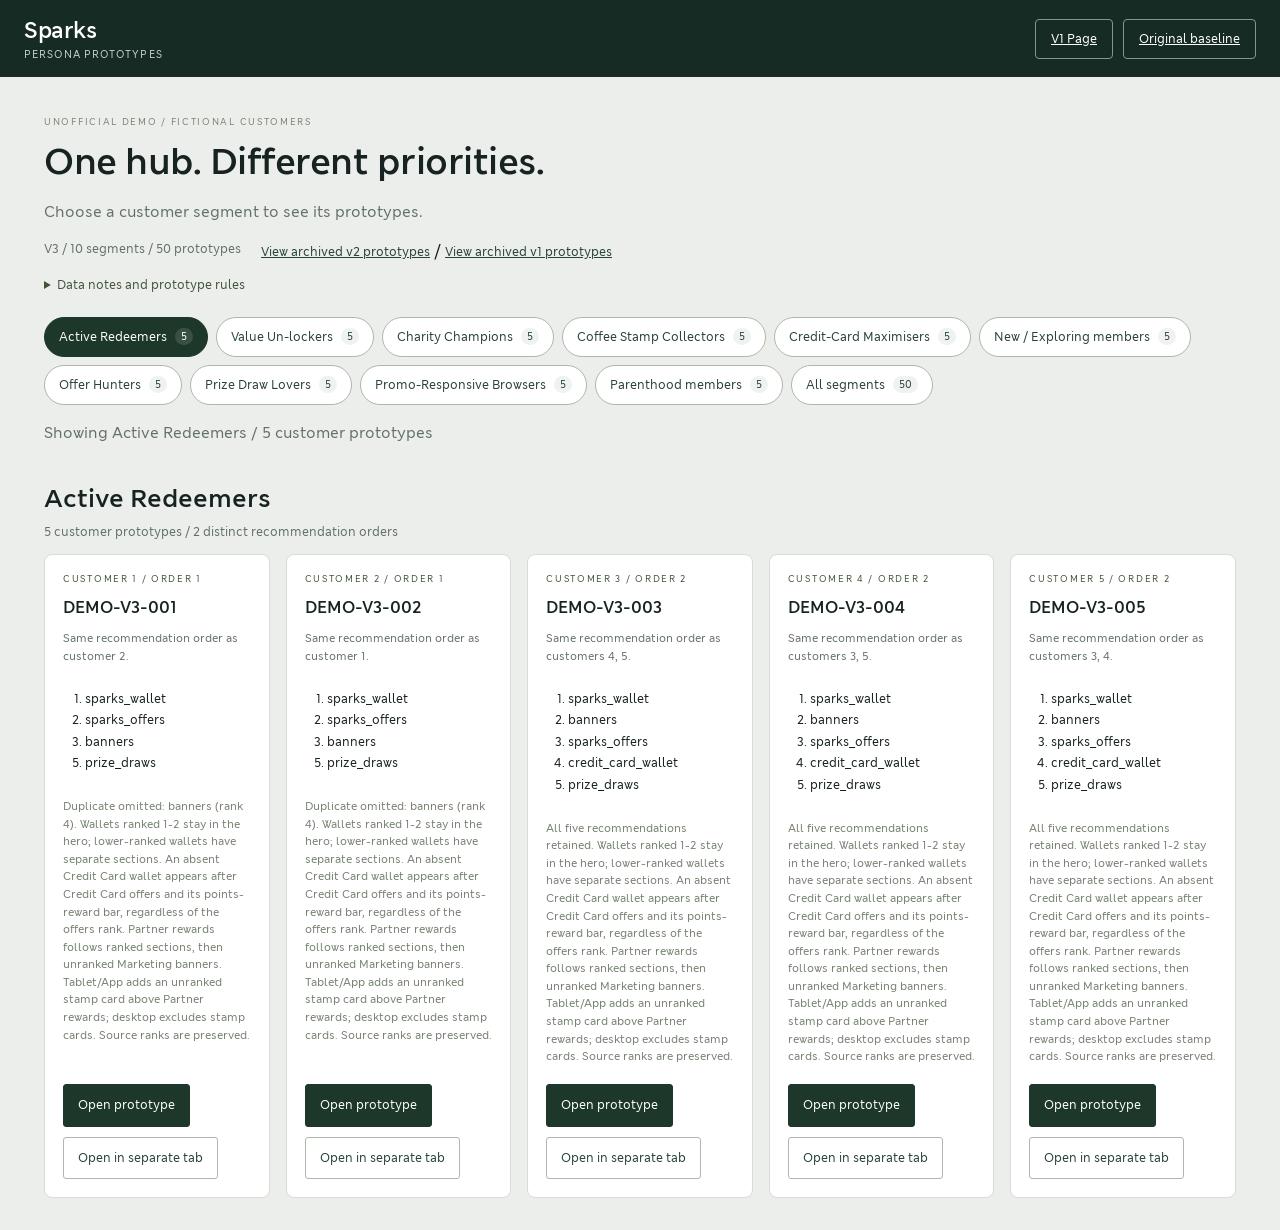
<file: index.html>
<!doctype html>
<html lang="en-GB">
<head>
  <meta charset="UTF-8">
  <meta name="robots" content="noindex, nofollow">
  <meta name="viewport" content="width=device-width, initial-scale=1">
  <meta name="robots" content="noindex, nofollow">
  <title>Sparks | Persona prototype gallery</title>
  <link rel="stylesheet" href="./studio.css">
</head>
<body>
  <header class="studio-toolbar">
    <div class="studio-brand"><div><strong>Sparks</strong><span>PERSONA PROTOTYPES</span></div></div>
    <nav class="gallery-page-options" aria-label="Prototype pages">
      <a class="edit-button" href="./v1-page/" target="_blank" rel="noopener noreferrer" aria-label="V1 Page (opens in a new tab)" title="Published prototype - opens in a new tab">V1 Page</a>
      <a class="edit-button" href="./prototype.html?baseline=1">Original baseline</a>
    </nav>
  </header>
  <main class="gallery">
    <span class="eyebrow">UNOFFICIAL DEMO / FICTIONAL CUSTOMERS</span>
    <h1>One hub. Different priorities.</h1>
    <p>Choose a customer segment to see its prototypes.</p>
    <div class="gallery-meta">
    <p id="dataset-description">Loading the supplied customer segments...</p>
    <nav id="dataset-switch" aria-label="Ranking datasets" hidden></nav>
    </div>
    <details class="gallery-notes">
      <summary>Data notes and prototype rules</summary>
      <p id="dataset-source"></p>
    <p>Every customer example has its own prototype link and component ranking below.
      Examples use fictional IDs and are labelled Customer 1, 2, and so on.
      Matching order labels mean the recommendation order is the same, even if scores differ.</p>
    <p id="dataset-change"></p>
    <p>Below the fixed Sparks hero, ranked sections are sorted by numeric rank, not score.
      Repeated components keep their highest-ranked position.
      Partner rewards is shown once below the ranked sections.
      Marketing banners follows its numeric rank when separately mapped and recommended;
      otherwise it appears once below Partner rewards.
      The content and balances are illustrative and identical initially; this test personalises component order, not individual offers.</p>
      <p id="mapping-note"></p>
      <p>Stamp cards are excluded on desktop, including completed rewards. On Tablet and App,
        an unranked stamp card appears once above Partner rewards. Rank-one coffee cards and
        Coffee Completion follow the top-of-hub reward rule, after Sparks offers when Sparks Tuesdays is enabled.</p>
      <p>Wallets ranked 1 or 2 stay in the Sparks hero. Lower-ranked wallets appear as separate
        Your wallet sections at their individual ranks. Sparks rewards requires sparks_wallet.
        When credit_card_wallet is absent, its wallet appears immediately after Credit Card
        offers and the points-reward bar, regardless of the offers rank. Wallets are never duplicated.
        Sparks card access and How it works remain in the hero.
        The All wallets in hero override shows both wallets once in the hero and removes
        standalone wallets, regardless of rank, without changing balances or source data.
        Original recommendation ranks are shown below, not the hero's visual position.</p>
      <p>sparks_card uses the existing Sparks card CTA and flyout; how_it_works uses rewards guidance;
        credit_card_offers uses the separate Credit Card rewards section; partnership_offers uses Partner rewards.
        baby_club uses “The parent hood” section from the master design. New missions and stamp interactions are illustrative, not live eligibility or rewards.</p>
      <p>This public gallery uses fictional IDs, balances and illustrative rankings. Original customer IDs, scores and source files are not published.
        Edits and activity stay in your own browser. Do not enter real customer information.</p>
      <p id="duplicate-summary"></p>
    </details>
    <div id="segment-navigation" class="segment-navigation" role="group" aria-label="Filter customer segments"></div>
    <p id="gallery-status" role="status">Loading fictional customer examples...</p>
    <div id="persona-gallery"></div>
  </main>
  <script type="module" src="./personas.js"></script>
</body>
</html>
</file>
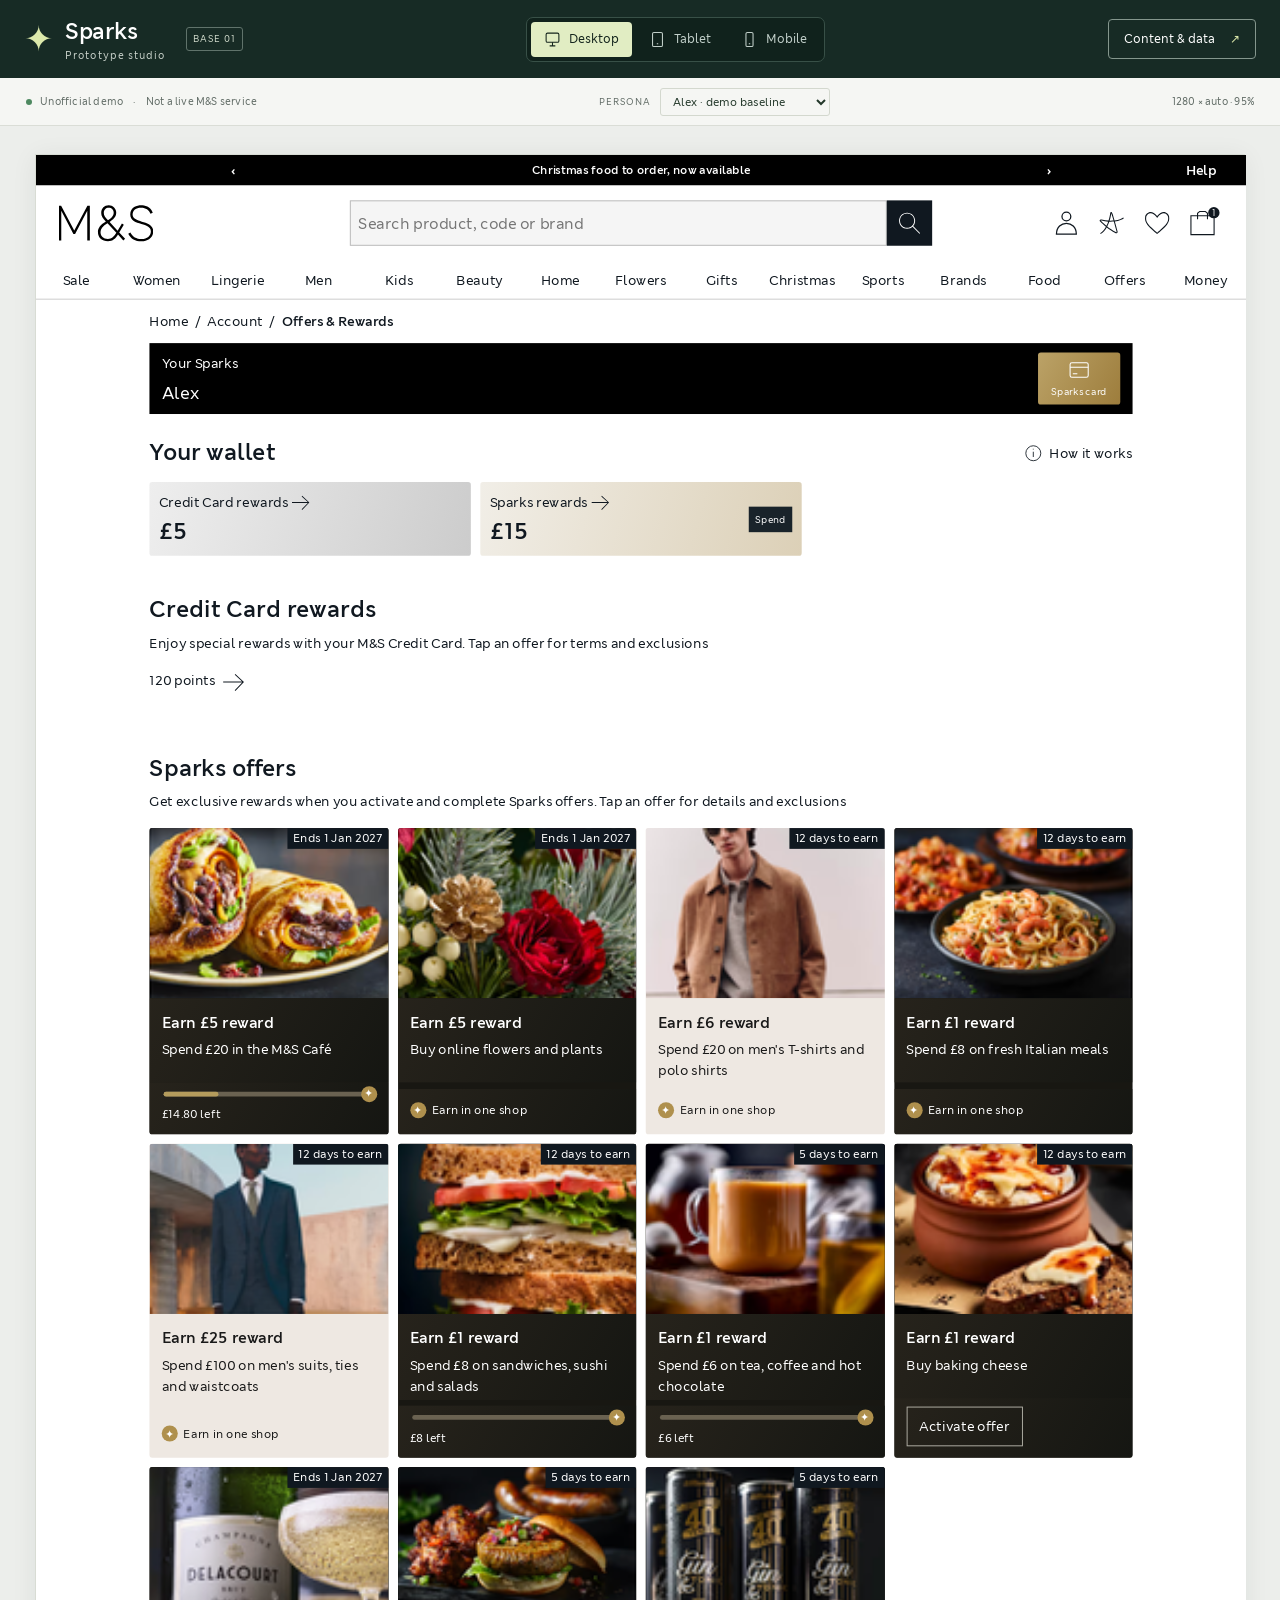
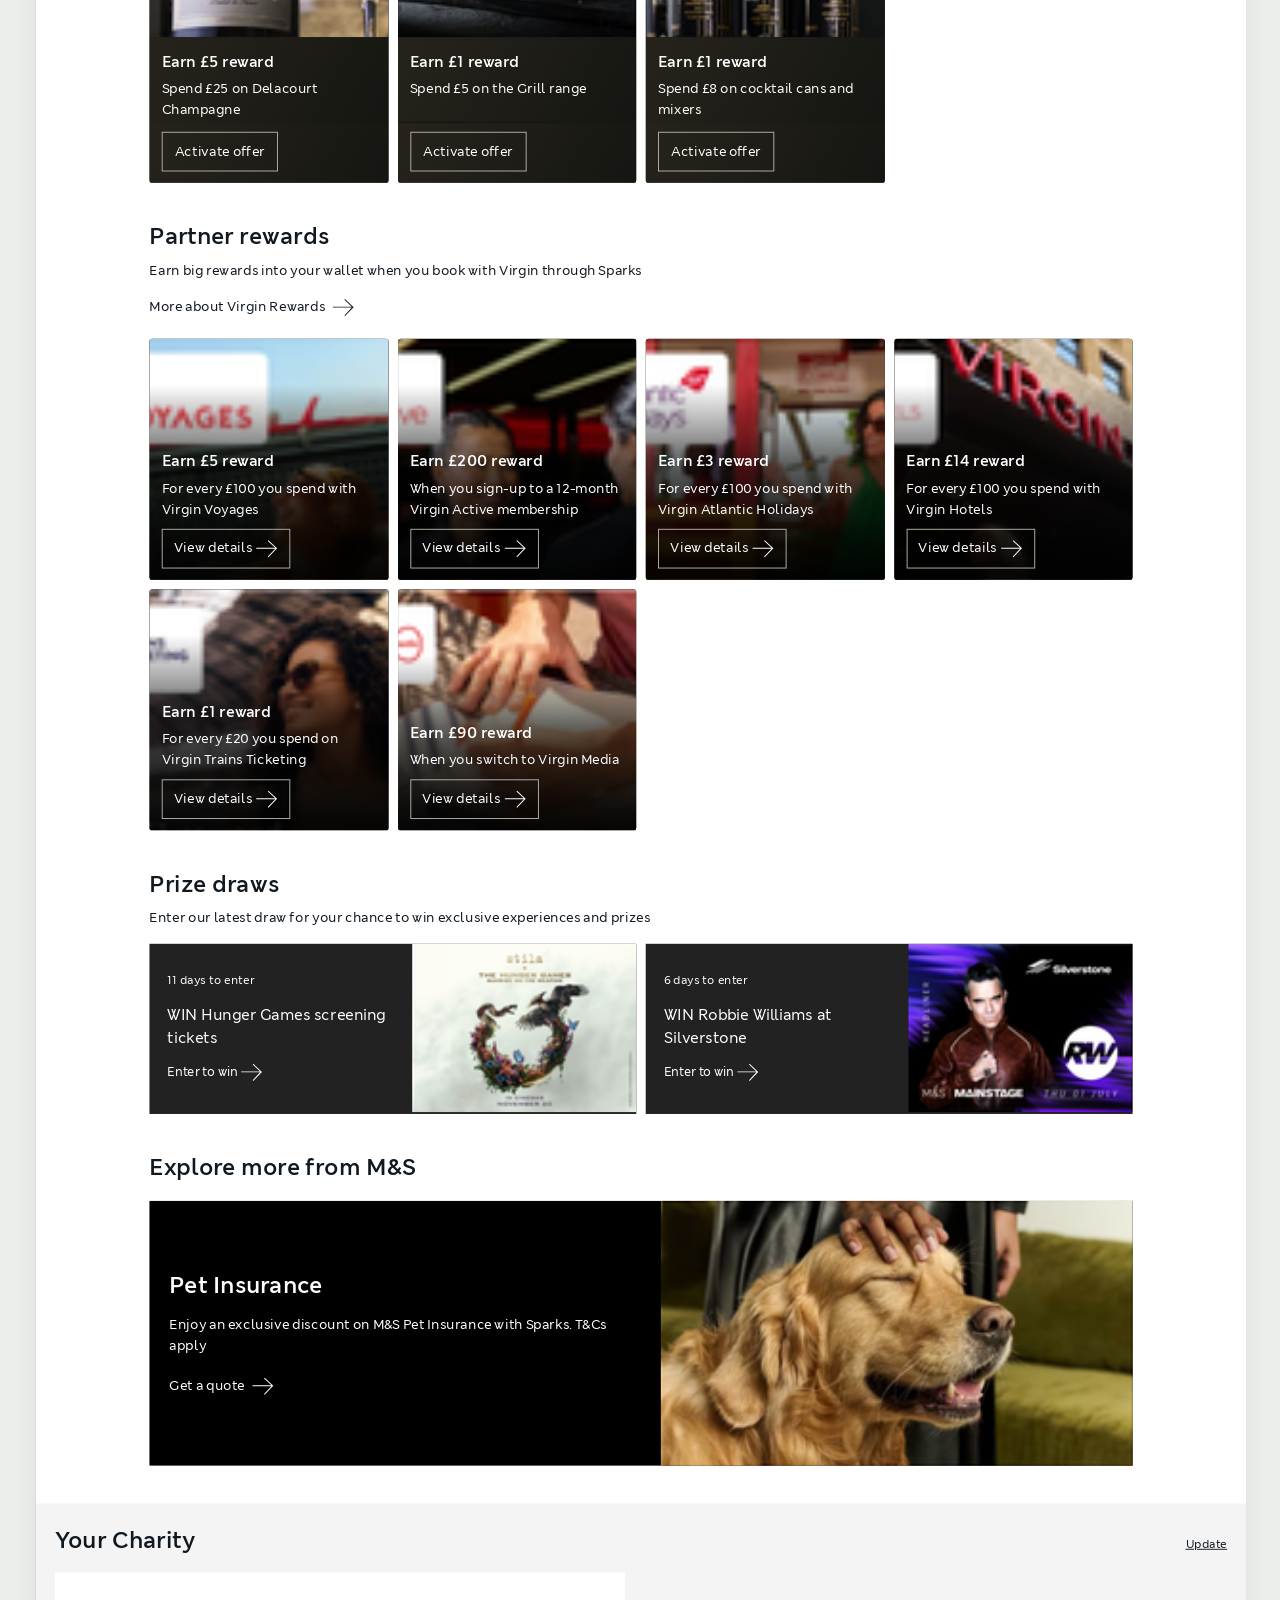
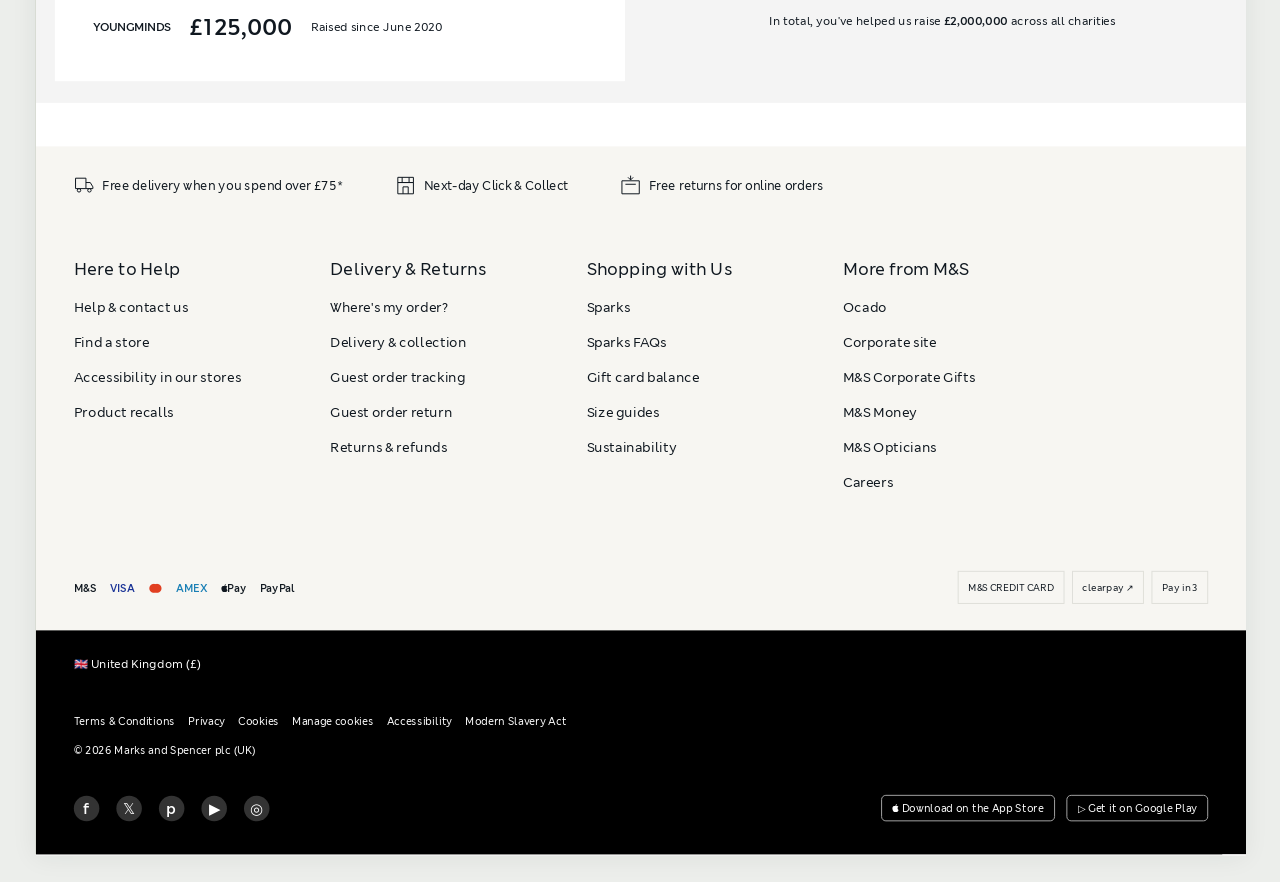
<file: v1-page/index.html>
<!doctype html>
<html lang="en-GB">
<head>
  <meta charset="UTF-8">
  <meta name="robots" content="noindex, nofollow">
  <meta name="viewport" content="width=device-width, initial-scale=1">
  <title>Sparks | Prototype studio</title>
  <link rel="stylesheet" href="./studio.css">
</head>
<body>
  <header class="studio-toolbar">
    <div class="studio-brand"><span class="spark-mark">✦</span><div><strong>Sparks</strong><span>Prototype studio</span></div><span class="version">BASE 01</span></div>
    <div class="devices" role="group" aria-label="Preview device">
      <button data-device="desktop" aria-pressed="true"><svg viewBox="0 0 24 24" aria-hidden="true"><rect x="3" y="3" width="18" height="13" rx="2"/><path d="M8 21h8m-4-5v5"/></svg><span>Desktop</span></button>
      <button data-device="tablet" aria-pressed="false"><svg viewBox="0 0 24 24" aria-hidden="true"><rect x="5" y="2" width="14" height="20" rx="2"/><path d="M11 18h2"/></svg><span>Tablet</span></button>
      <button data-device="mobile" aria-pressed="false"><svg viewBox="0 0 24 24" aria-hidden="true"><rect x="7" y="2" width="10" height="20" rx="2"/><path d="M11 18h2"/></svg><span>Mobile</span></button>
    </div>
    <button id="edit-content" class="edit-button" aria-expanded="false">Content & data <span>↗</span></button>
  </header>
  <div class="workspace-meta"><span class="prototype-status"><i></i> Unofficial demo <b>·</b> Not a live M&S service</span><div class="persona-switch"><label for="persona-select">PERSONA</label><select id="persona-select" aria-label="Active customer persona"><option>Alex · demo baseline</option></select></div><span id="dimensions">1280 × auto · Fit</span></div>
  <main class="workspace">
    <div id="preview-area" class="preview-area">
      <div id="frame-wrapper"><iframe id="preview" src="./hub.html" title="Interactive Sparks hub preview"></iframe></div>
    </div>
    <aside id="editor" hidden aria-label="Content and data editor">
      <div class="panel-heading"><div><span class="eyebrow">MAKE IT YOURS</span><h1>Content & data</h1></div><button id="close-editor" aria-label="Close editor" class="icon-button">×</button></div>
      <p class="panel-intro">Public demo with fictional account details. Do not enter real customer information. Edits stay in your browser, not everyone else’s.</p>
      <div class="editor-tabs" role="tablist" aria-label="Editor mode">
        <button role="tab" aria-selected="true" aria-controls="content-tab" id="tab-content" data-tab="content">Content</button>
        <button role="tab" aria-selected="false" aria-controls="data-tab" id="tab-data" data-tab="data" tabindex="-1">Data</button>
        <button role="tab" aria-selected="false" aria-controls="reference-tab" id="tab-reference" data-tab="reference" tabindex="-1">Reference</button>
      </div>
      <section id="content-tab" role="tabpanel" aria-labelledby="tab-content">
        <div class="persona-note"><p id="persona-description"></p><button id="duplicate-persona" class="secondary-button">+ Duplicate as new persona</button></div>
        <form id="new-persona-form" hidden>
          <label>New persona name<input id="new-persona-name" placeholder="e.g. Food-first family" maxlength="60" required></label>
          <button class="primary-button" type="submit">Create persona</button>
          <button id="cancel-persona" class="secondary-button" type="button">Cancel</button>
        </form>
        <div class="divider"></div>
        <form id="content-form">
          <label>Member name<input id="member-name" required maxlength="60"></label>
          <div class="form-row"><label>Credit rewards (£)<input id="credit-rewards" type="number" min="0" step="0.01" required></label><label>Sparks rewards (£)<input id="sparks-rewards" type="number" min="0" step="0.01" required></label></div>
          <label>Announcement<input id="announcement" required></label>
          <div class="divider"></div>
          <h2>Edit an offer</h2>
          <label>Choose offer<select id="offer-select"></select></label>
          <fieldset id="offer-fields">
            <label>Reward headline<input id="offer-title" required></label>
            <label>Description<textarea id="offer-description" rows="3" required></textarea></label>
            <label>Image URL<input id="offer-image" required></label>
            <label>Timing label<input id="offer-badge" required></label>
            <label>Offer state<select id="offer-status"><option value="available">Ready to activate</option><option value="active">Activated</option><option value="shop">Earn in one shop</option></select></label>
          </fieldset>
          <button class="primary-button" type="submit">Apply to preview <span>↗</span></button>
        </form>
      </section>
      <section id="data-tab" role="tabpanel" aria-labelledby="tab-data" hidden>
        <h2>Connect a data source</h2>
        <p>Load a hub JSON response. Use the built-in sample or a CORS-enabled endpoint. Nothing is sent to the endpoint; no credentials are included.</p>
        <label>Endpoint URL<input id="endpoint" value="./hub.json" placeholder="https://example.com./hub.json"></label>
        <button id="load-endpoint" class="secondary-button">Load endpoint</button>
        <p class="small-note">Loads a snapshot on click, not a live subscription. Your endpoint must return the same structure as the JSON below.</p>
        <div class="divider"></div>
        <label for="json-editor">Hub JSON</label>
        <textarea id="json-editor" rows="18" spellcheck="false"></textarea>
        <div class="form-row"><button id="apply-json" class="primary-button">Apply JSON</button><button id="export-json" class="secondary-button">Export JSON</button></div>
        <label class="file-label">Import JSON<input id="import-json" type="file" accept=".json,application/json"></label>
      </section>
      <section id="reference-tab" role="tabpanel" aria-labelledby="tab-reference" hidden>
        <h2>Design reference</h2>
        <p>This anonymised demo is the visual baseline. Add a newer screenshot or a Figma frame exported as PNG/JPG to compare while we iterate.</p>
        <label class="file-label">Choose reference image<input id="reference-file" type="file" accept="image/png,image/jpeg,image/webp"></label>
        <p class="small-note">Reference images are for comparison; they do not automatically change the page. This uploaded reference lasts for this session.</p>
        <a id="reference-link" href="./assets/design-reference.png" target="_blank" rel="noopener"><img id="reference-image" src="./assets/design-reference.png" alt="Anonymised demo reference"></a>
        <span class="small-note">Open image to inspect at full size. Low-resolution photography is cropped from the supplied design; replace image URLs with production assets for final fidelity.</span>
      </section>
      <p id="editor-feedback" role="status" aria-live="polite"></p>
      <div class="panel-bottom"><span id="data-source">Source: screenshot baseline</span><button id="reset">Reset this persona</button></div>
    </aside>
  </main>
  <div id="studio-toast" role="status" aria-live="polite"></div>
  <script type="module" src="./studio.js"></script>
</body>
</html>
</file>
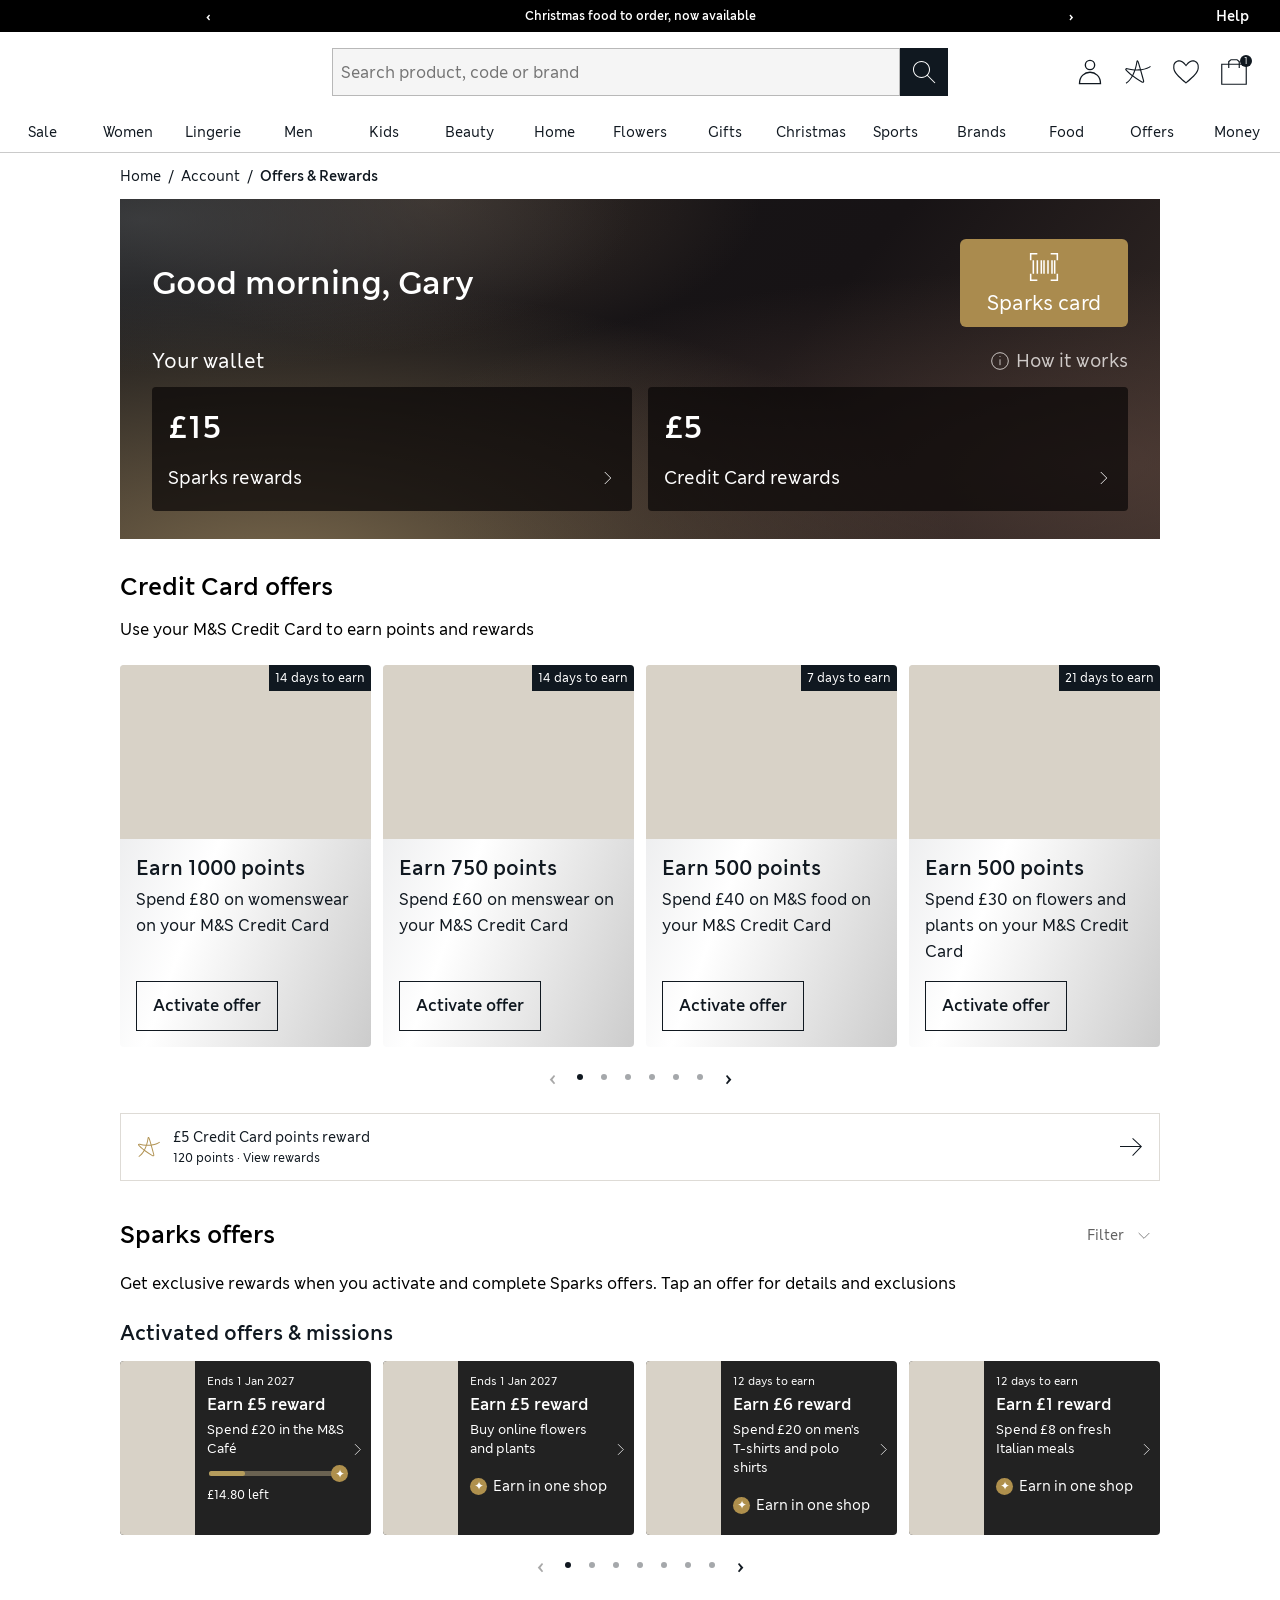
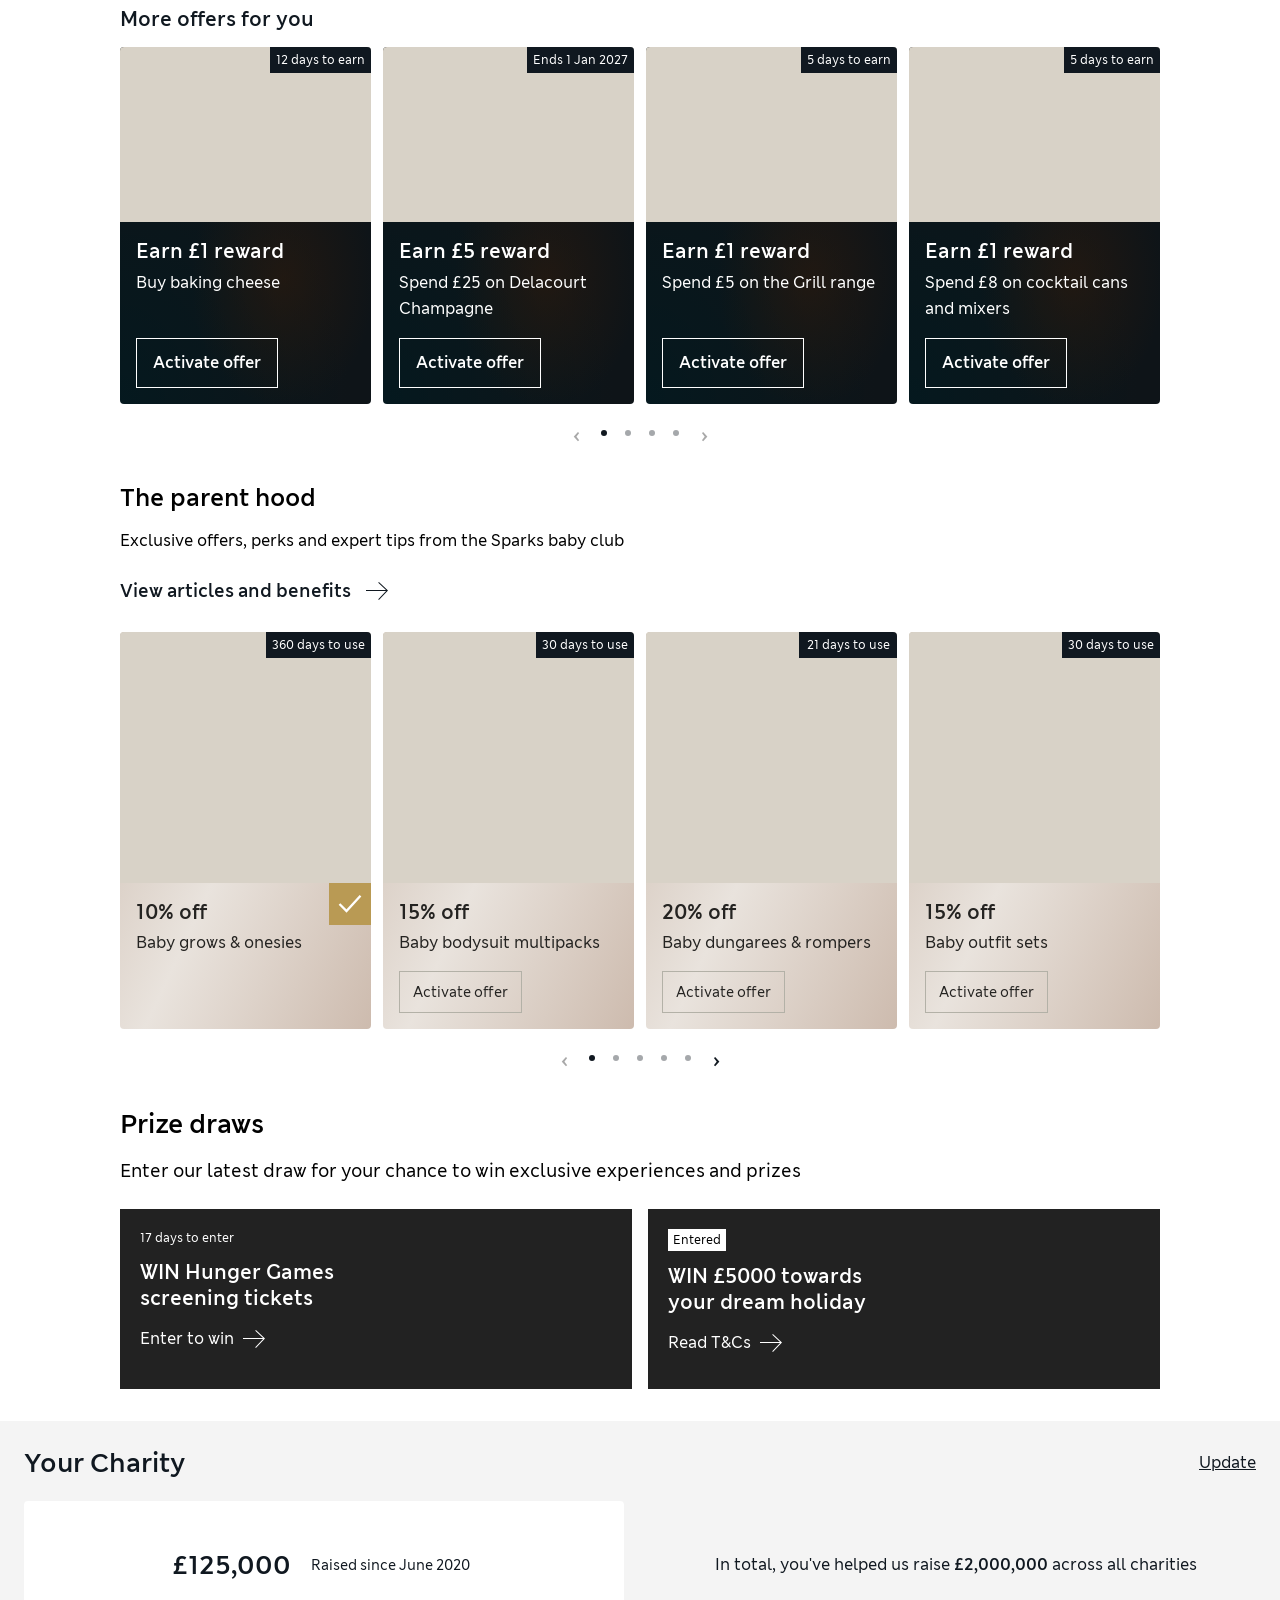
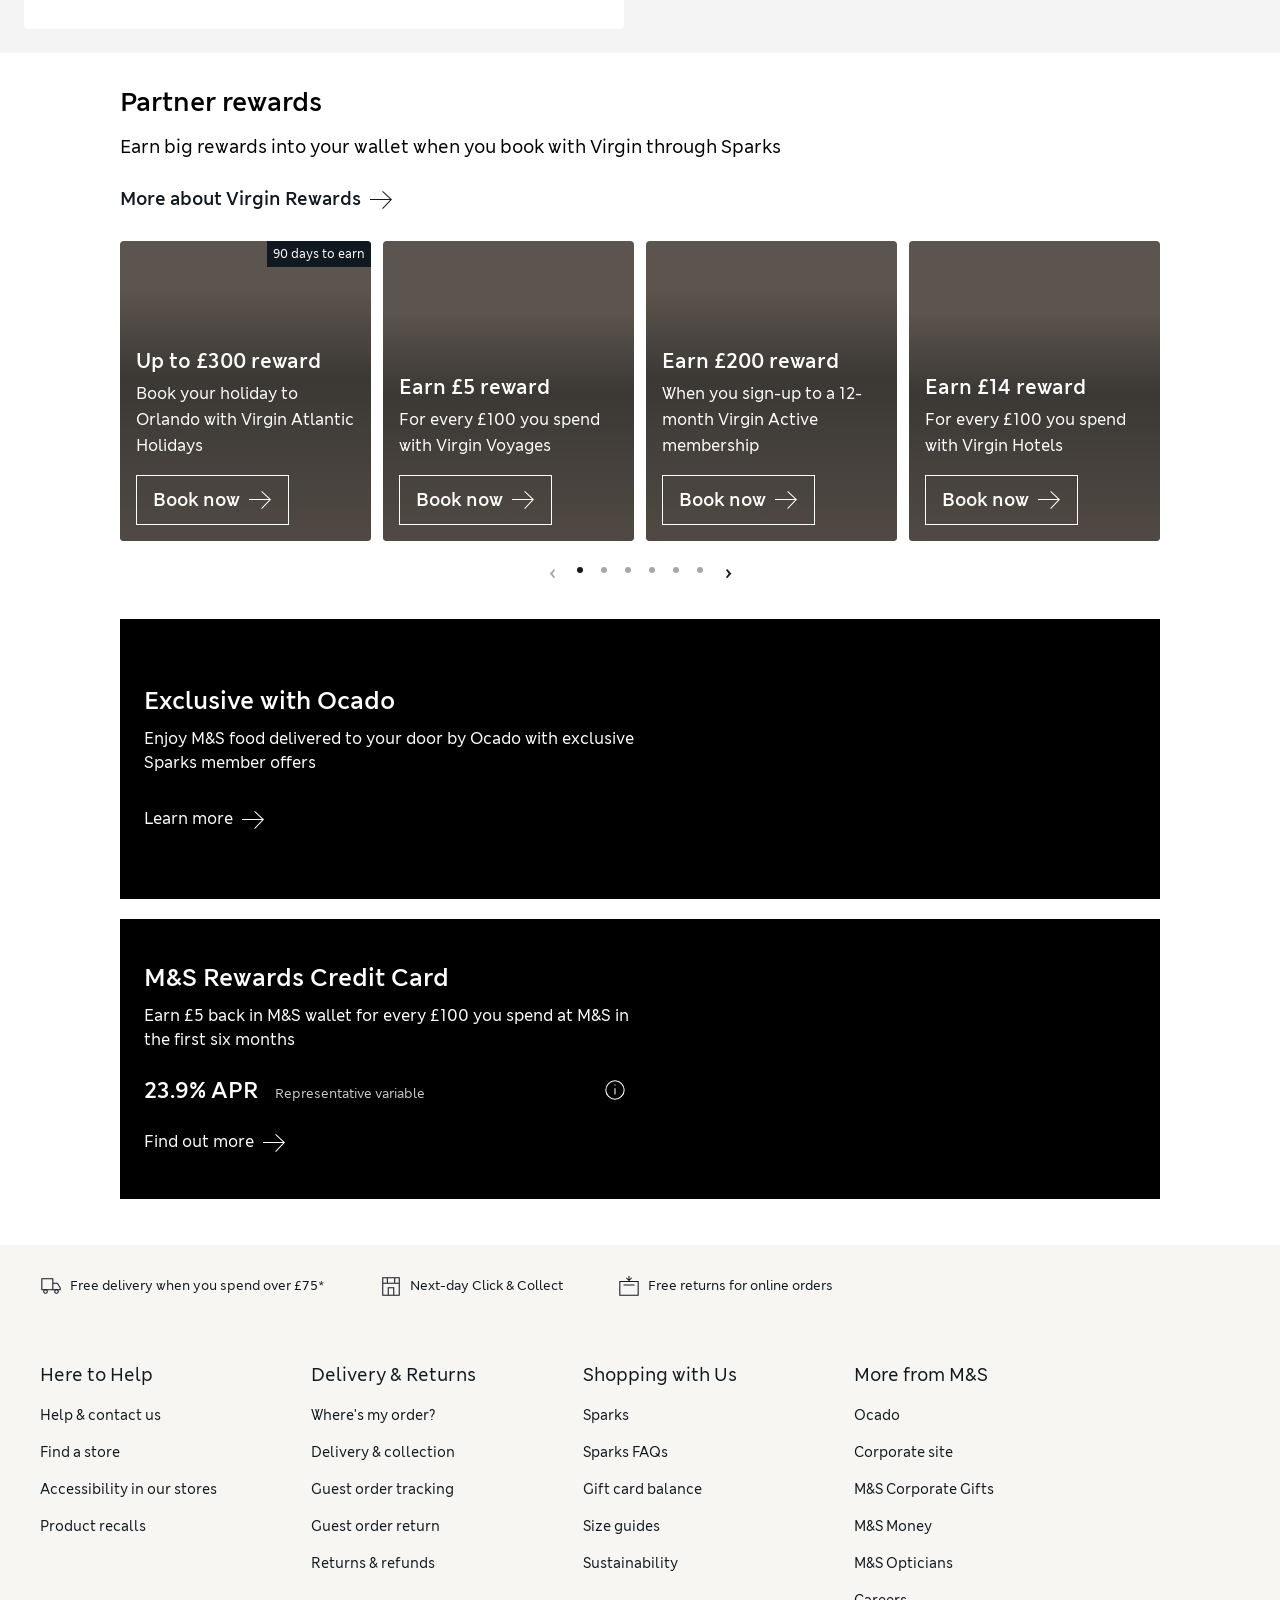
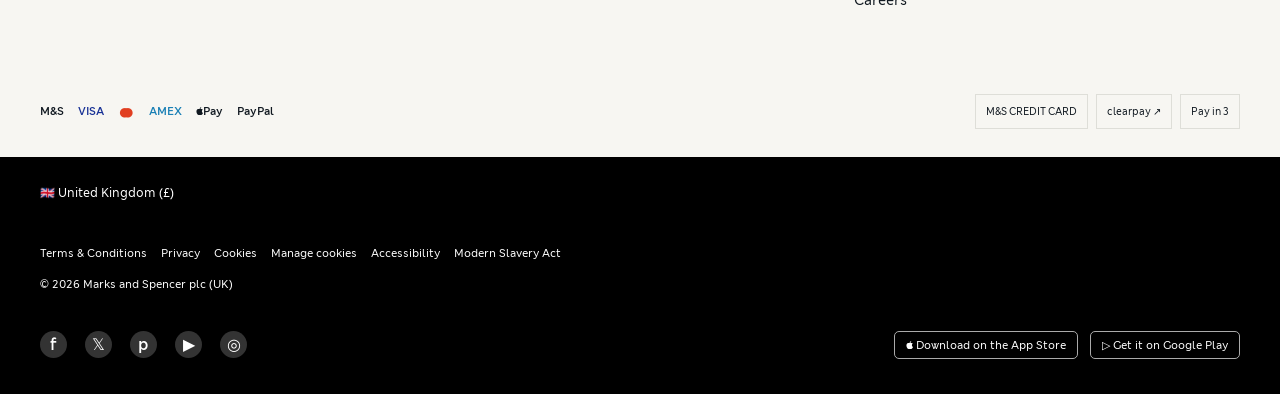
<file: hub.html>
<!doctype html>
<html lang="en-GB">
<head>
  <meta charset="UTF-8">
  <meta name="robots" content="noindex, nofollow">
  <meta name="viewport" content="width=device-width, initial-scale=1">
  <title>Your Sparks | M&S prototype</title>
  <link rel="stylesheet" href="./hub.css">
  <link rel="stylesheet" href="./brand.css">
  <link rel="stylesheet" href="./drawers.css">
  <link rel="stylesheet" href="./responsive.css">
  <link rel="stylesheet" href="./master.css">
</head>
<body>
  <div id="app"><p class="loading">Loading your Sparks…</p></div>
  <dialog id="detail-dialog" aria-labelledby="dialog-title">
    <button class="dialog-close" aria-label="Close dialog" data-action="close"><span class="mns-icon" data-icon="close" aria-hidden="true"></span></button>
    <div id="dialog-content"></div>
  </dialog>
  <div id="toast" role="status" aria-live="polite"></div>
  <script type="module" src="./hub.js"></script>
</body>
</html>
</file>
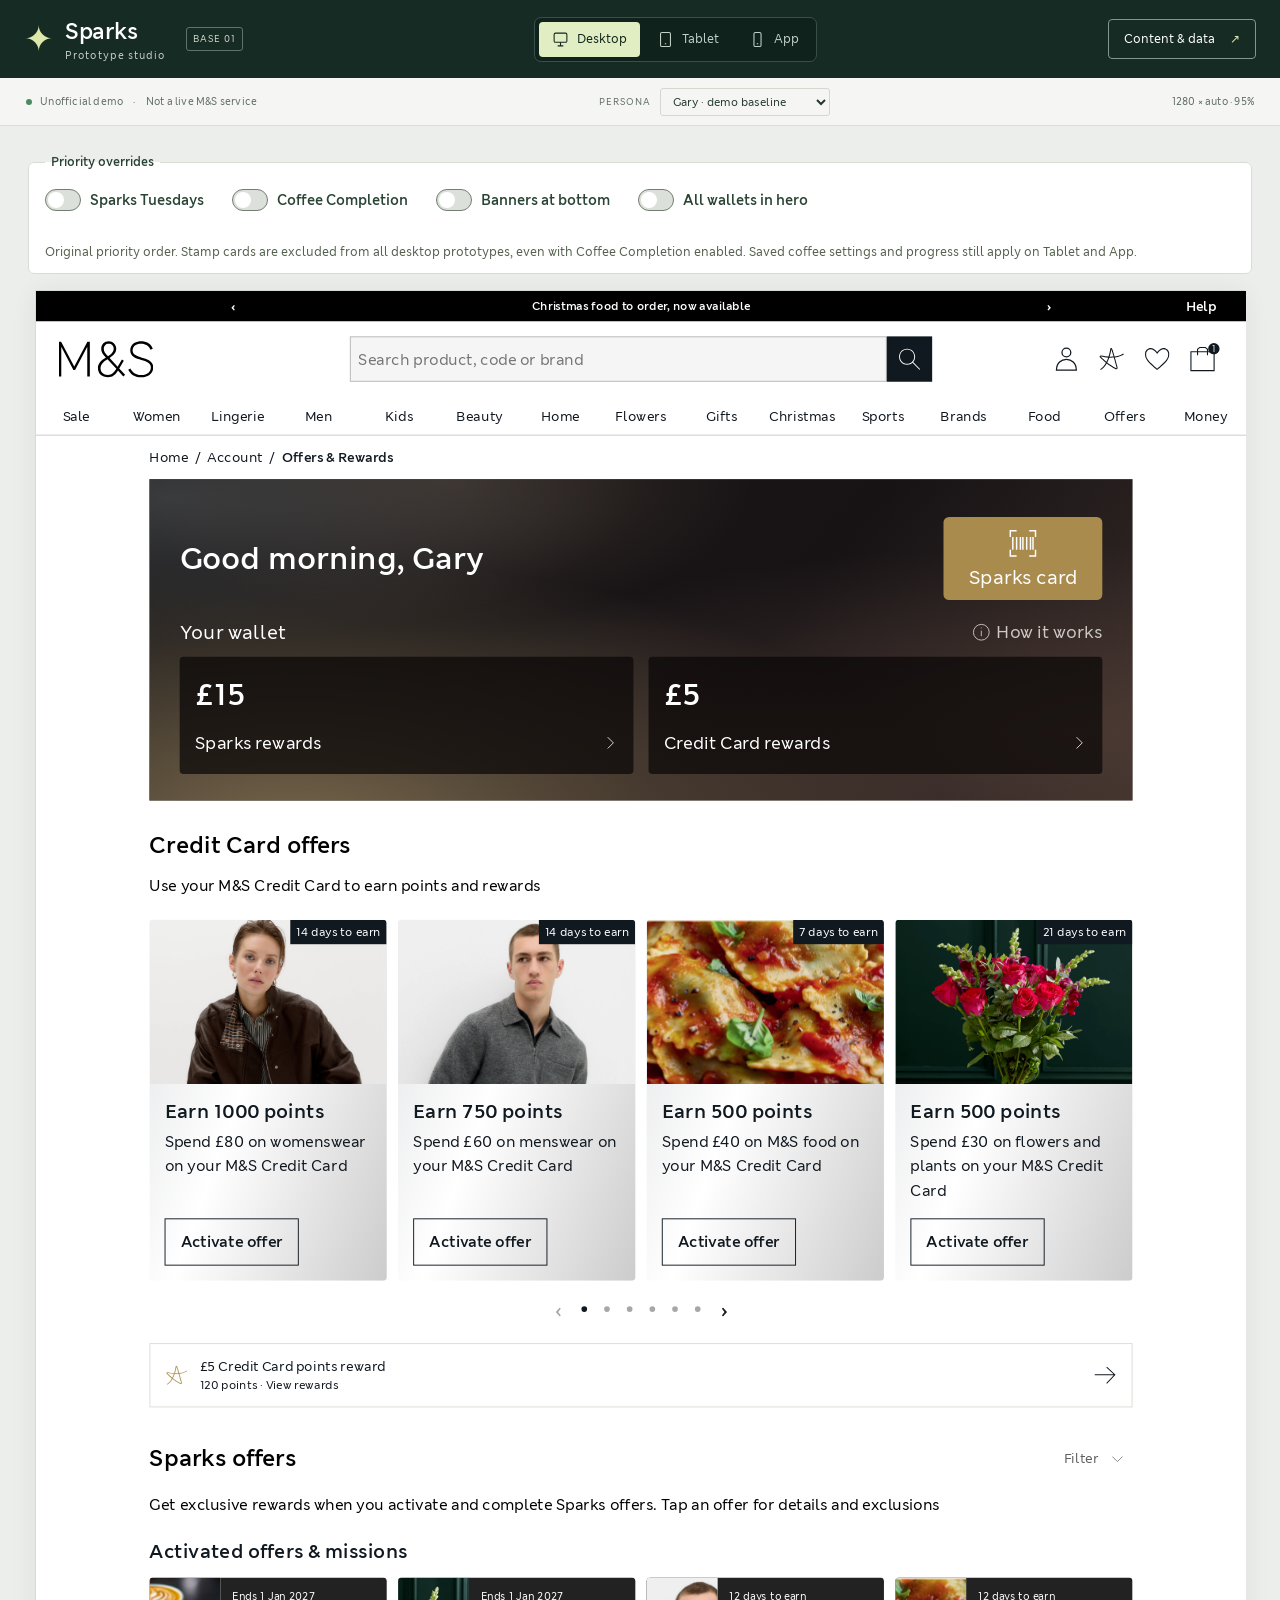
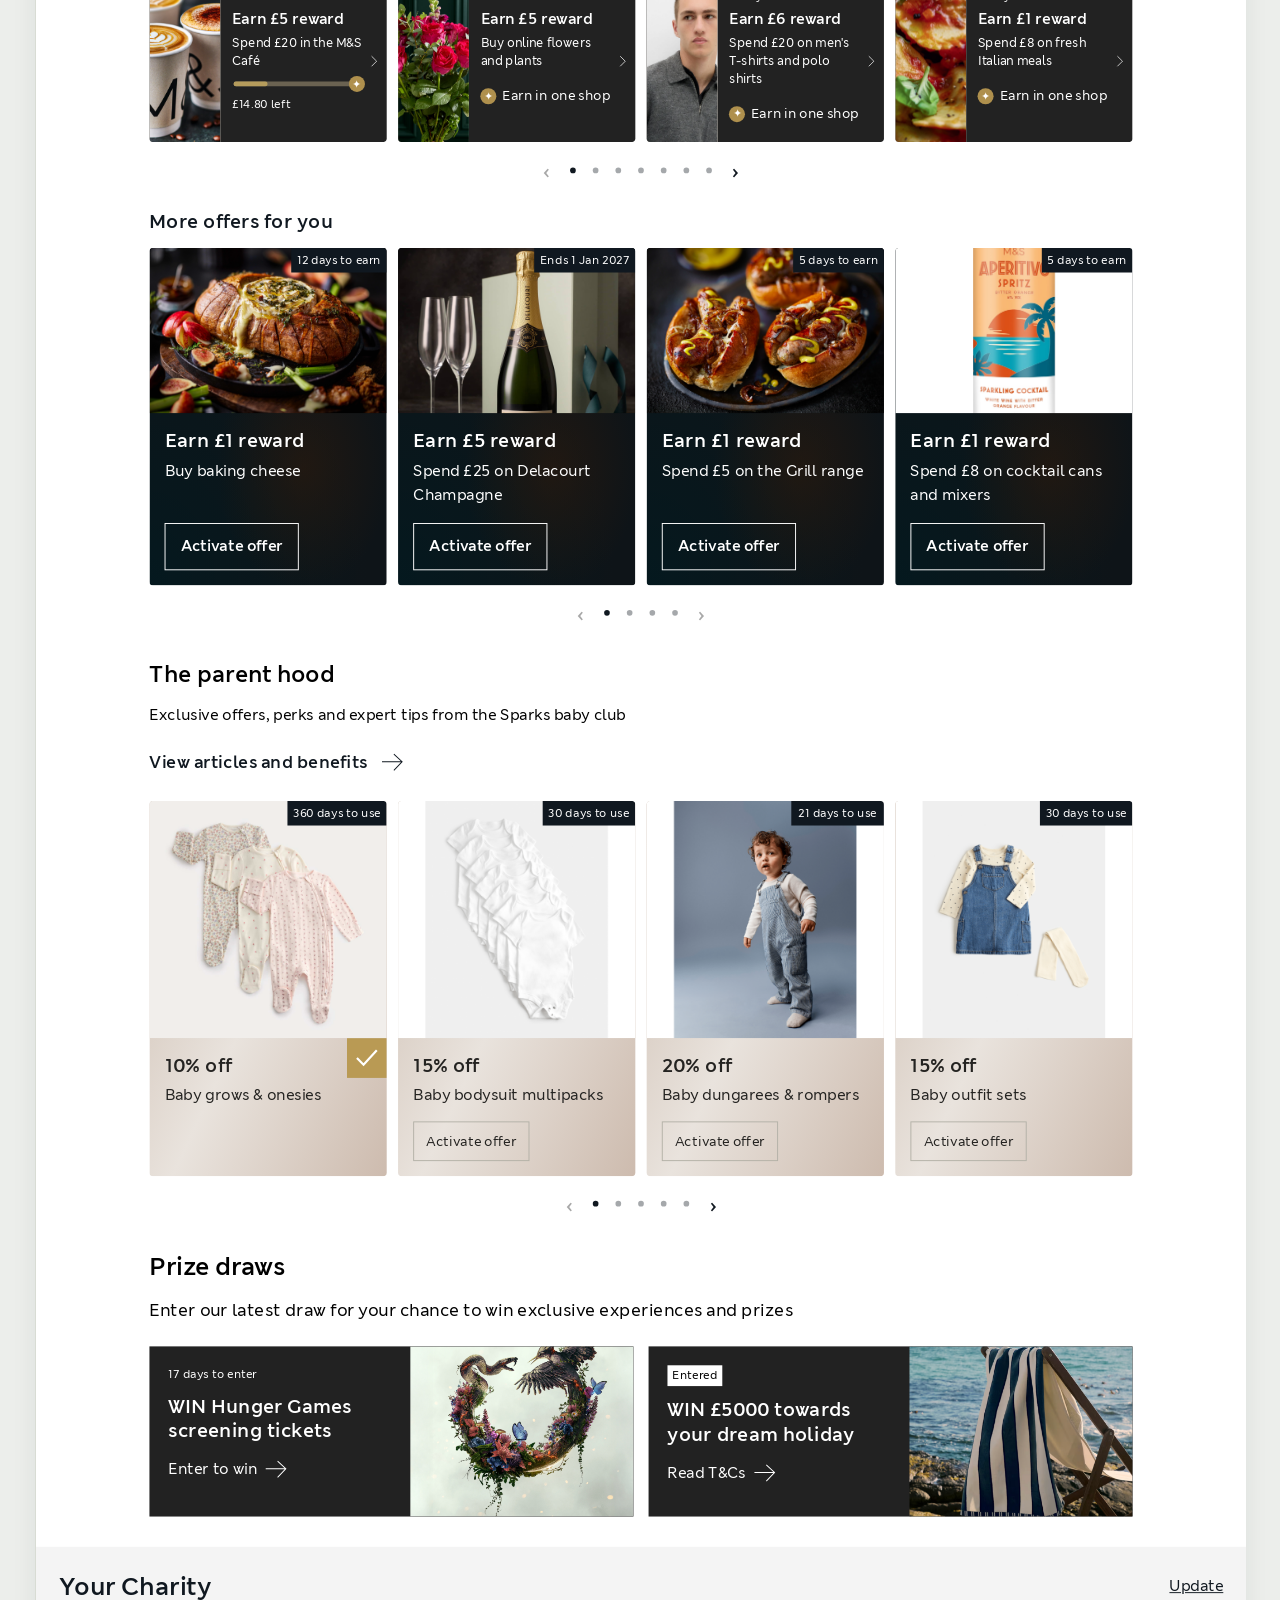
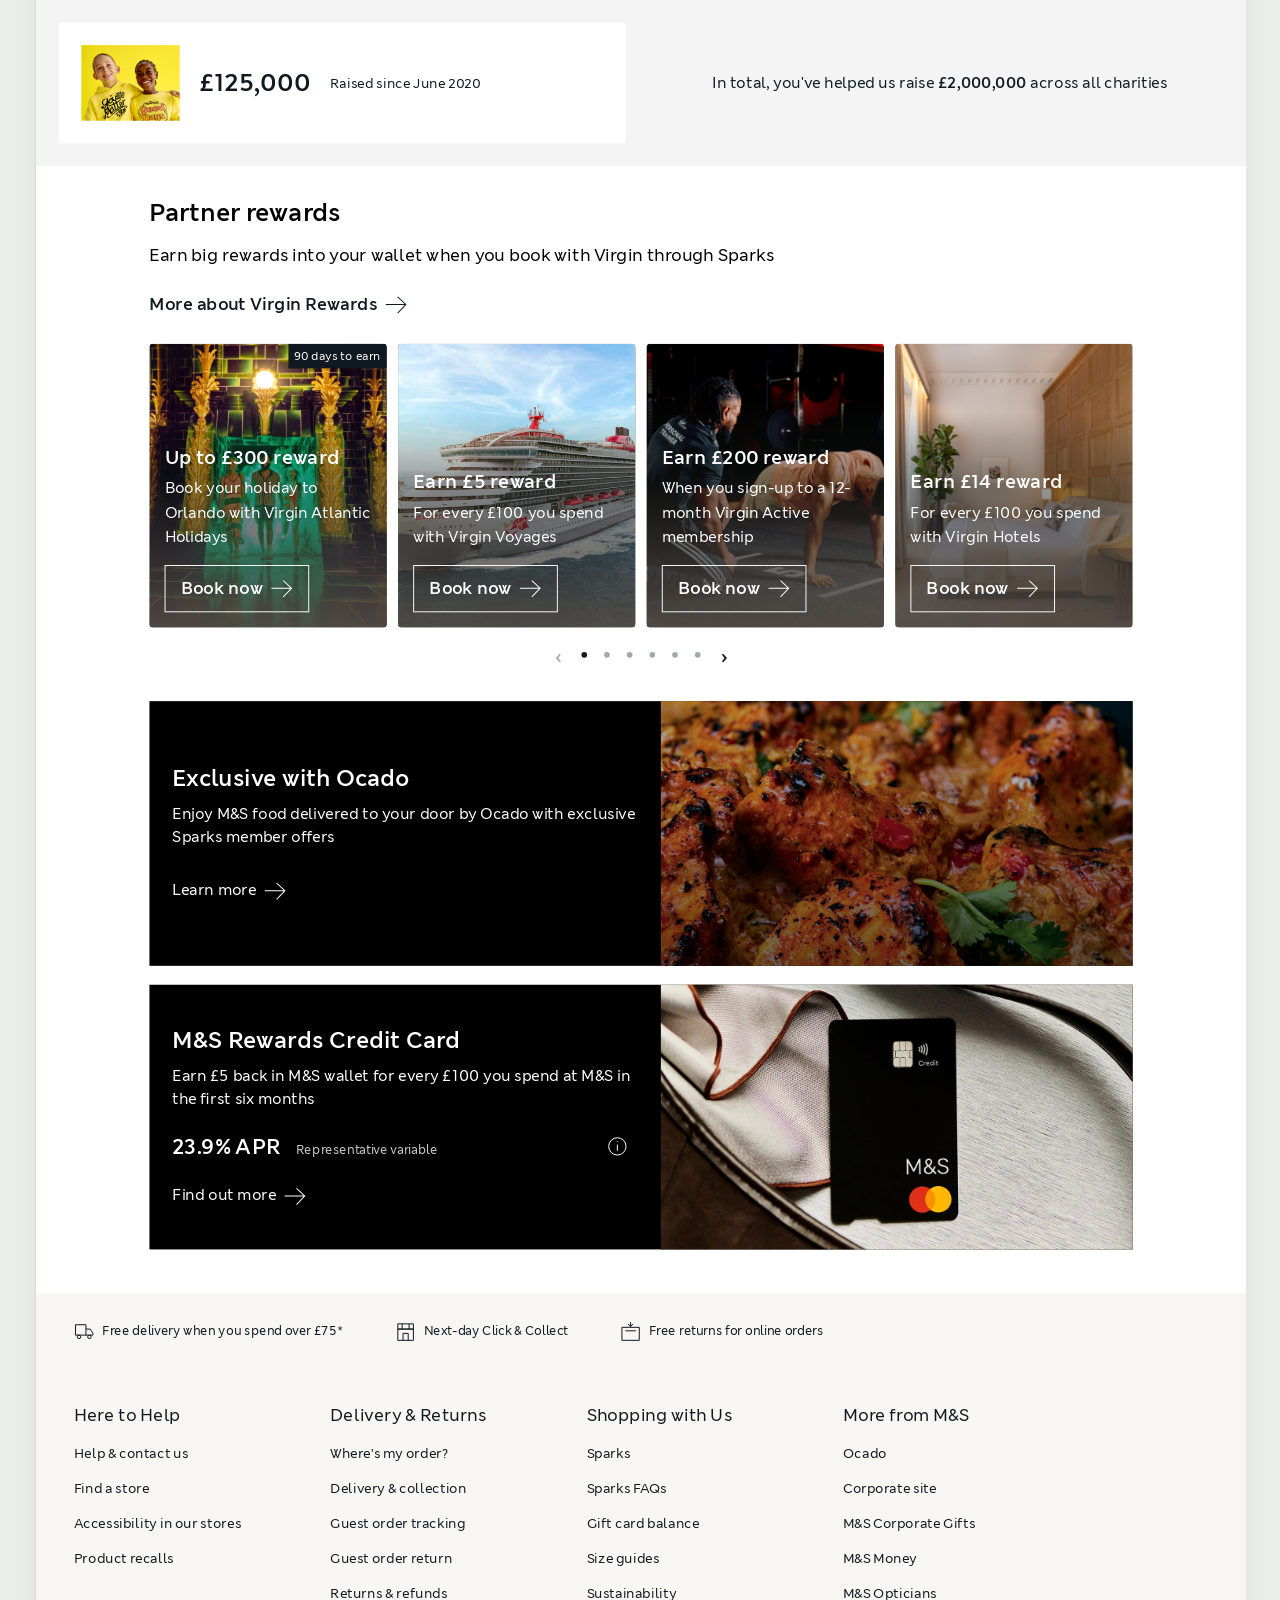
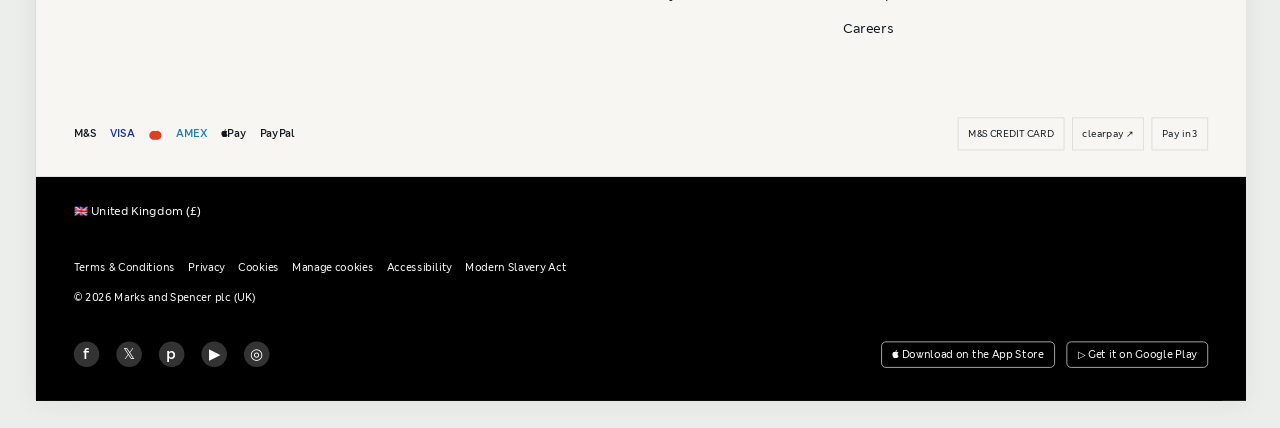
<file: prototype.html>
<!doctype html>
<html lang="en-GB">
<head>
  <meta charset="UTF-8">
  <meta name="robots" content="noindex, nofollow">
  <meta name="viewport" content="width=device-width, initial-scale=1">
  <title>Sparks | Prototype studio</title>
  <link rel="stylesheet" href="./studio.css">
</head>
<body>
  <header class="studio-toolbar">
    <div class="studio-brand"><span class="spark-mark">✦</span><div><strong>Sparks</strong><span>Prototype studio</span></div><span class="version">BASE 01</span></div>
    <div class="devices" role="group" aria-label="Preview device">
      <button data-device="desktop" aria-pressed="true"><svg viewBox="0 0 24 24" aria-hidden="true"><rect x="3" y="3" width="18" height="13" rx="2"/><path d="M8 21h8m-4-5v5"/></svg><span>Desktop</span></button>
      <button data-device="tablet" aria-pressed="false"><svg viewBox="0 0 24 24" aria-hidden="true"><rect x="5" y="2" width="14" height="20" rx="2"/><path d="M11 18h2"/></svg><span>Tablet</span></button>
      <button data-device="mobile" aria-label="App" aria-pressed="false"><svg viewBox="0 0 24 24" aria-hidden="true"><rect x="7" y="2" width="10" height="20" rx="2"/><path d="M11 18h2"/></svg><span>App</span></button>
    </div>
    <button id="edit-content" class="edit-button" aria-expanded="false">Content & data <span>↗</span></button>
  </header>
  <div class="workspace-meta"><span class="prototype-status"><i></i> Unofficial demo <b>·</b> Not a live M&S service</span><div class="persona-switch"><label for="persona-select">PERSONA</label><select id="persona-select" aria-label="Active customer persona"><option>Gary · demo baseline</option></select></div><span id="dimensions">1280 × auto · Fit</span></div>
  <main class="workspace">
    <div id="preview-area" class="preview-area">
      <section id="ranking-context" class="ranking-context" hidden aria-label="Persona ranking"></section>
      <fieldset class="preview-overrides" id="preview-overrides" disabled>
        <legend>Priority overrides</legend>
        <div class="override-toggles">
          <label><input type="checkbox" role="switch" id="override-sparks-tuesdays" data-preview-override="sparksTuesdays" aria-describedby="override-summary"><span>Sparks Tuesdays</span></label>
          <label><input type="checkbox" role="switch" id="override-coffee-completion" data-preview-override="coffeeCompletion" aria-describedby="override-summary"><span>Coffee Completion</span></label>
          <label><input type="checkbox" role="switch" id="override-banners-bottom" data-preview-override="bannersAtBottom" aria-describedby="override-summary"><span>Banners at bottom</span></label>
          <label><input type="checkbox" role="switch" id="override-wallets-hero" data-preview-override="walletsInHero" aria-describedby="override-summary"><span>All wallets in hero</span></label>
        </div>
        <p id="override-summary" role="status">Original priority order. Overrides are saved for this prototype.</p>
      </fieldset>
      <div id="frame-wrapper"><iframe id="preview" src="./hub.html" title="Interactive Sparks hub preview"></iframe></div>
    </div>
    <aside id="editor" hidden aria-label="Content and data editor">
      <div class="panel-heading"><div><span class="eyebrow">MAKE IT YOURS</span><h1>Content & data</h1></div><button id="close-editor" aria-label="Close editor" class="icon-button">×</button></div>
      <p class="panel-intro">Public demo with fictional account details. Do not enter real customer information. Edits stay in your browser, not everyone else’s.</p>
      <div class="editor-tabs" role="tablist" aria-label="Editor mode">
        <button role="tab" aria-selected="true" aria-controls="content-tab" id="tab-content" data-tab="content">Content</button>
        <button role="tab" aria-selected="false" aria-controls="data-tab" id="tab-data" data-tab="data" tabindex="-1">Data</button>
        <button role="tab" aria-selected="false" aria-controls="reference-tab" id="tab-reference" data-tab="reference" tabindex="-1">Reference</button>
      </div>
      <section id="content-tab" role="tabpanel" aria-labelledby="tab-content">
        <div class="persona-note"><p id="persona-description"></p><button id="duplicate-persona" class="secondary-button">+ Duplicate as new persona</button></div>
        <form id="new-persona-form" hidden>
          <label>New persona name<input id="new-persona-name" placeholder="e.g. Food-first family" maxlength="60" required></label>
          <button class="primary-button" type="submit">Create persona</button>
          <button id="cancel-persona" class="secondary-button" type="button">Cancel</button>
        </form>
        <div class="divider"></div>
        <form id="content-form">
          <label>Member name<input id="member-name" required maxlength="60"></label>
          <div class="form-row"><label>Credit rewards (£)<input id="credit-rewards" type="number" min="0" step="0.01" required></label><label>Sparks rewards (£)<input id="sparks-rewards" type="number" min="0" step="0.01" required></label></div>
          <label>Announcement<input id="announcement" required></label>
          <div class="divider"></div>
          <h2>Edit an offer</h2>
          <p id="business-unit-summary" class="small-note"></p>
          <p class="small-note">Credit Card rewards information and its rewards wallet are assigned to Credit Card separately. These tags do not hide offers or change component rankings.</p>
          <label>Choose offer<select id="offer-select"></select></label>
          <fieldset id="offer-fields">
            <label>Business unit<select id="offer-businessUnit" aria-label="Business unit"></select></label>
            <label>Reward headline<input id="offer-title" required></label>
            <label>Description<textarea id="offer-description" rows="3" required></textarea></label>
            <label>Image URL<input id="offer-image" required></label>
            <label>Timing label<input id="offer-badge" required></label>
            <label>Offer state<select id="offer-status"><option value="available">Ready to activate</option><option value="active">Activated</option><option value="shop">Earn in one shop</option></select></label>
          </fieldset>
          <button class="primary-button" type="submit">Apply to preview <span>↗</span></button>
        </form>
      </section>
      <section id="data-tab" role="tabpanel" aria-labelledby="tab-data" hidden>
        <h2>Connect a data source</h2>
        <p>Load a hub JSON response. Use the built-in sample or a CORS-enabled endpoint. Nothing is sent to the endpoint; no credentials are included.</p>
        <label>Endpoint URL<input id="endpoint" value="./hub.json" placeholder="https://example.com./hub.json"></label>
        <button id="load-endpoint" class="secondary-button">Load endpoint</button>
        <p class="small-note">Loads a snapshot on click, not a live subscription. Your endpoint must return the same structure as the JSON below.</p>
        <div class="divider"></div>
        <label for="json-editor">Hub JSON</label>
        <textarea id="json-editor" rows="18" spellcheck="false"></textarea>
        <div class="form-row"><button id="apply-json" class="primary-button">Apply JSON</button><button id="export-json" class="secondary-button">Export JSON</button></div>
        <label class="file-label">Import JSON<input id="import-json" type="file" accept=".json,application/json"></label>
      </section>
      <section id="reference-tab" role="tabpanel" aria-labelledby="tab-reference" hidden>
        <h2>Design reference</h2>
        <p>This anonymised demo is the visual baseline. Add a newer screenshot or a Figma frame exported as PNG/JPG to compare while we iterate.</p>
        <label class="file-label">Choose reference image<input id="reference-file" type="file" accept="image/png,image/jpeg,image/webp"></label>
        <p class="small-note">Reference images are for comparison; they do not automatically change the page. This uploaded reference lasts for this session.</p>
        <a id="reference-link" href="./assets/design-reference.png" target="_blank" rel="noopener"><img id="reference-image" src="./assets/design-reference.png" alt="Anonymised demo reference"></a>
        <span class="small-note">Open image to inspect at full size. Low-resolution photography is cropped from the supplied design; replace image URLs with production assets for final fidelity.</span>
      </section>
      <p id="editor-feedback" role="status" aria-live="polite"></p>
      <div class="panel-bottom"><span id="data-source">Source: screenshot baseline</span><button id="reset">Reset this persona</button></div>
    </aside>
  </main>
  <div id="studio-toast" role="status" aria-live="polite"></div>
  <script type="module" src="./studio.js"></script>
</body>
</html>
</file>
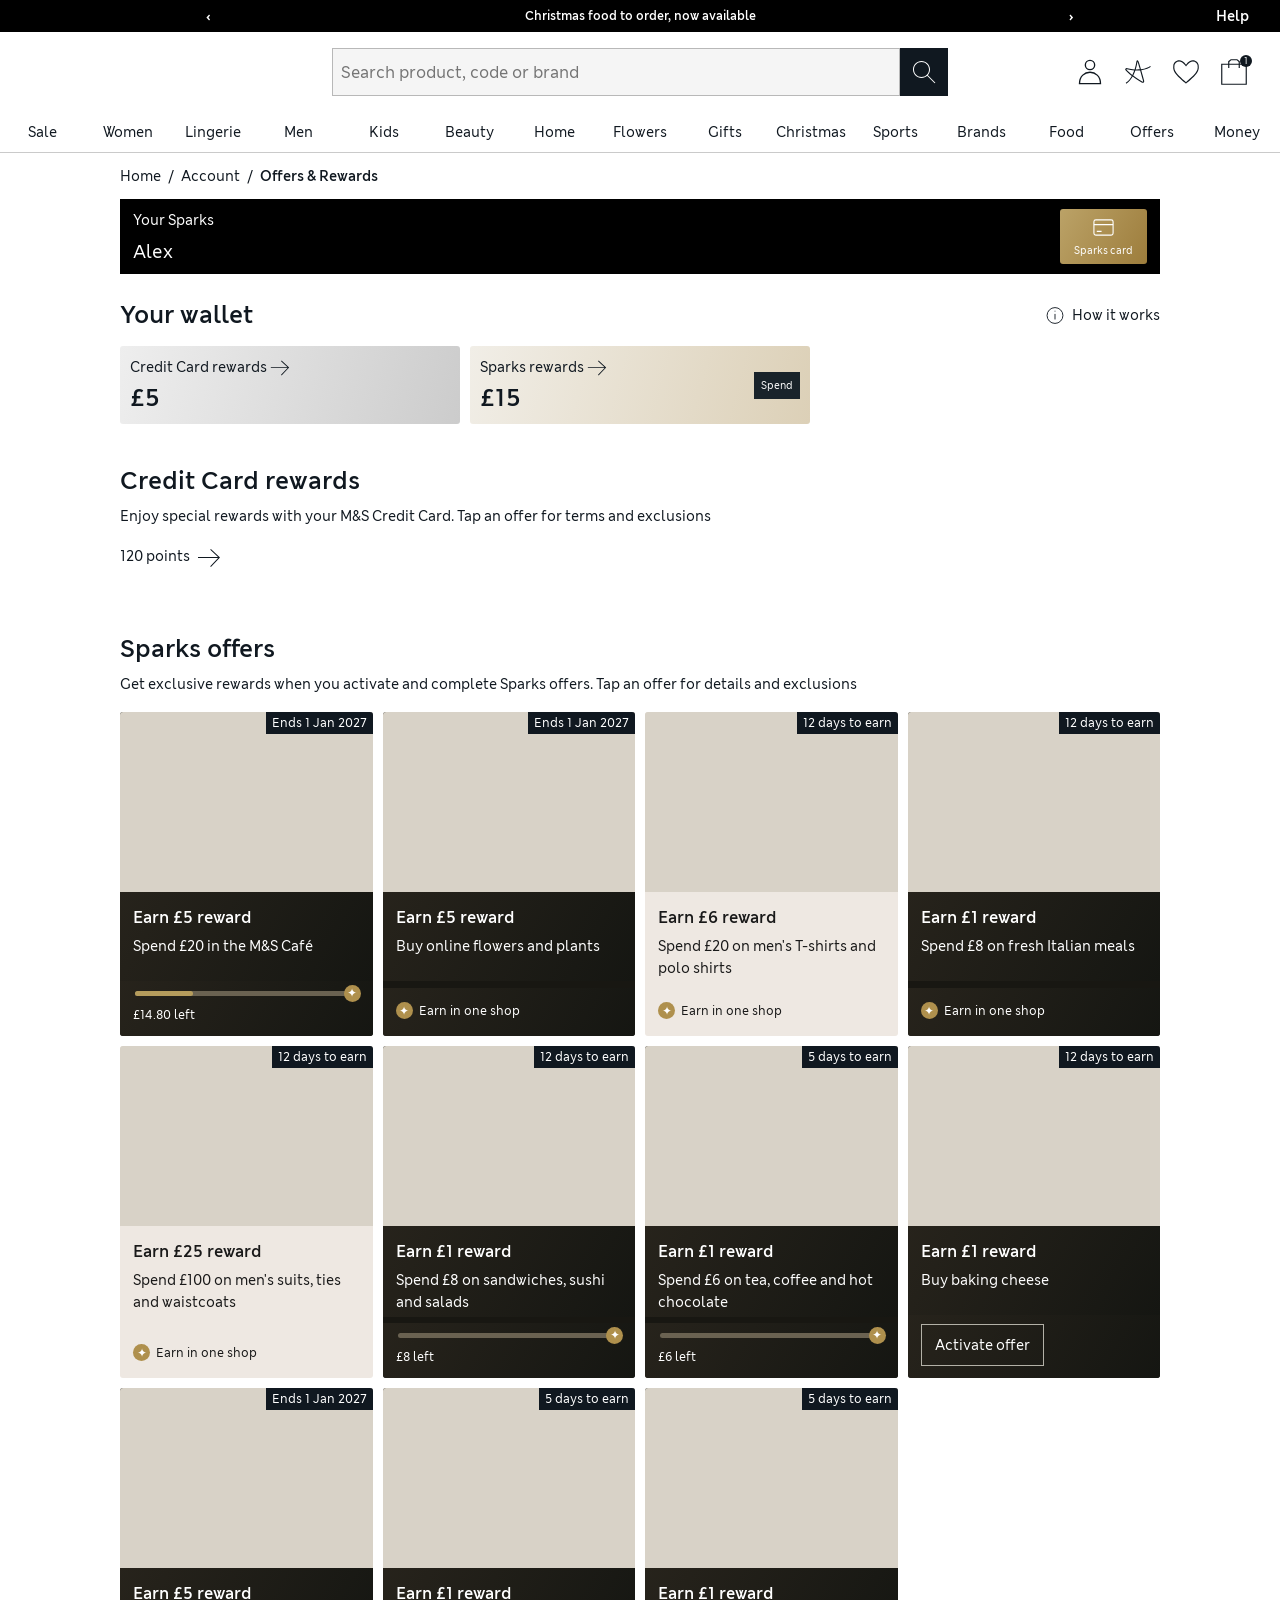
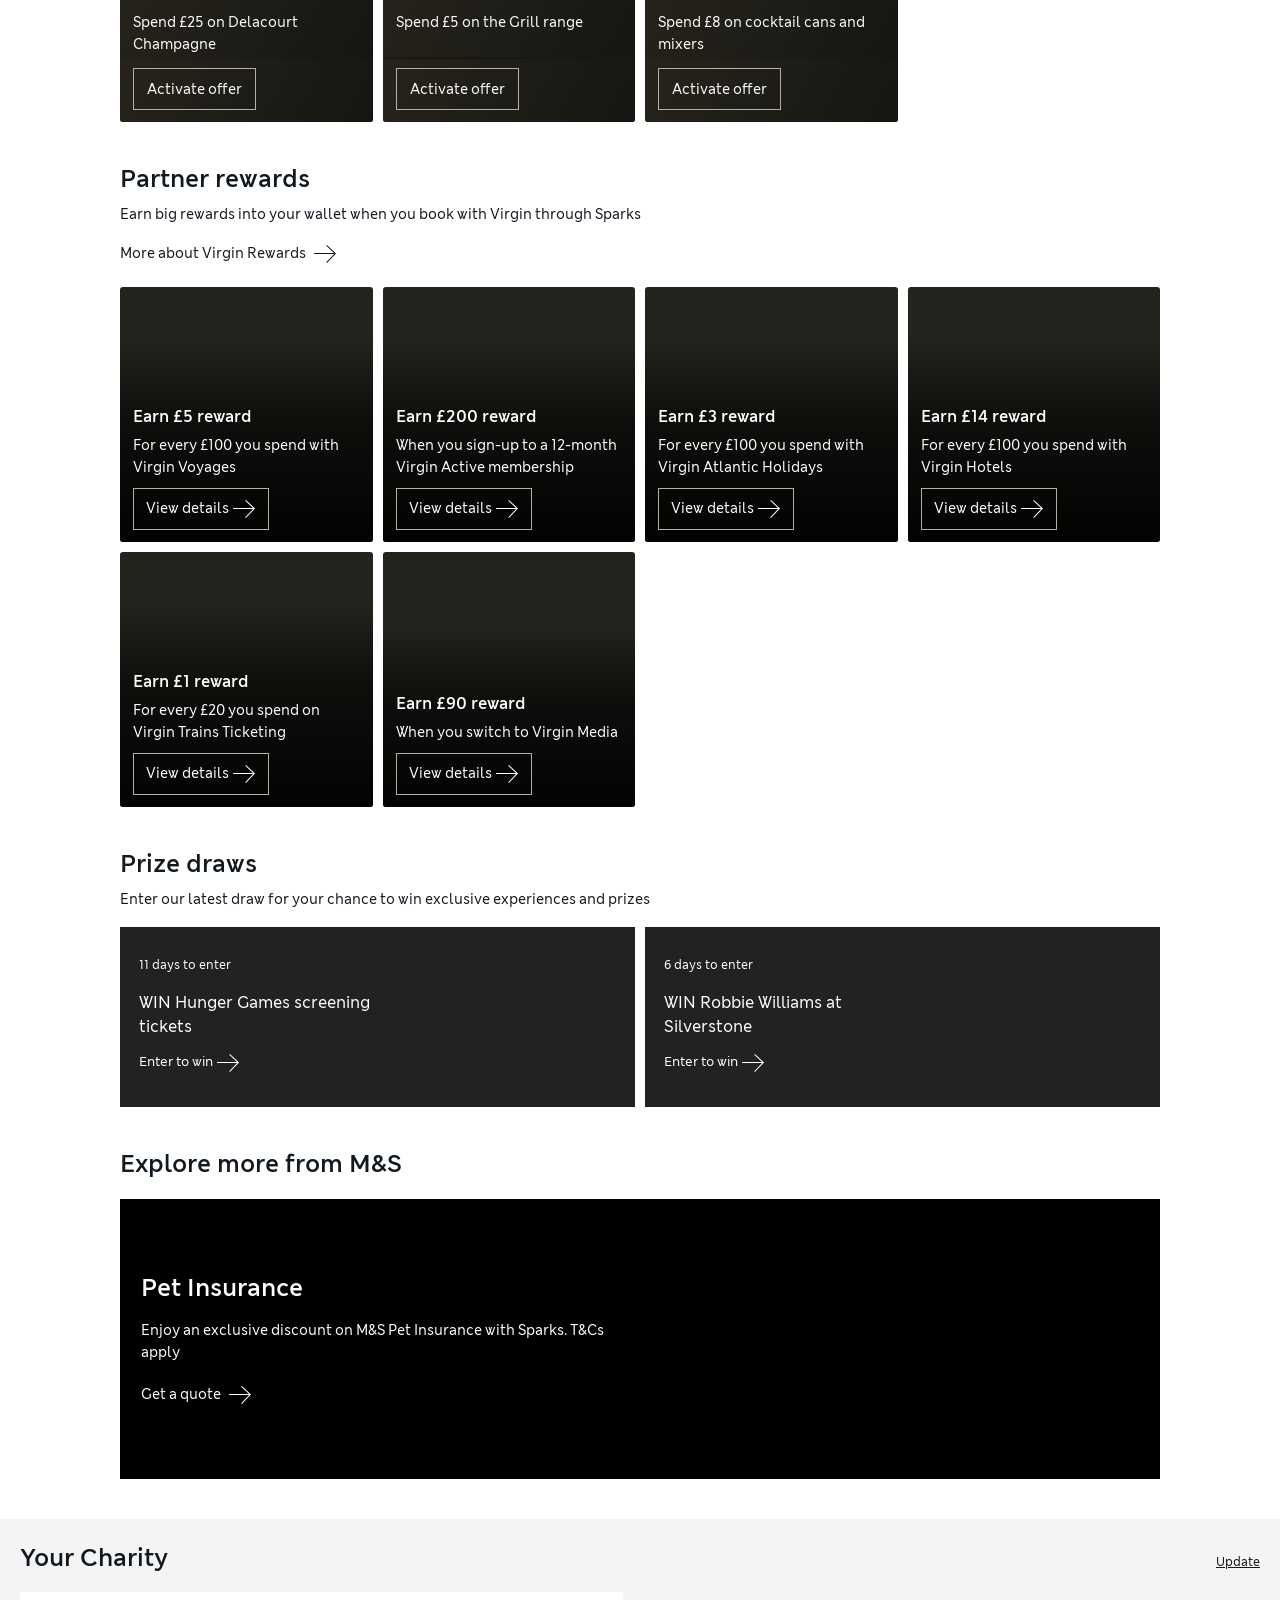
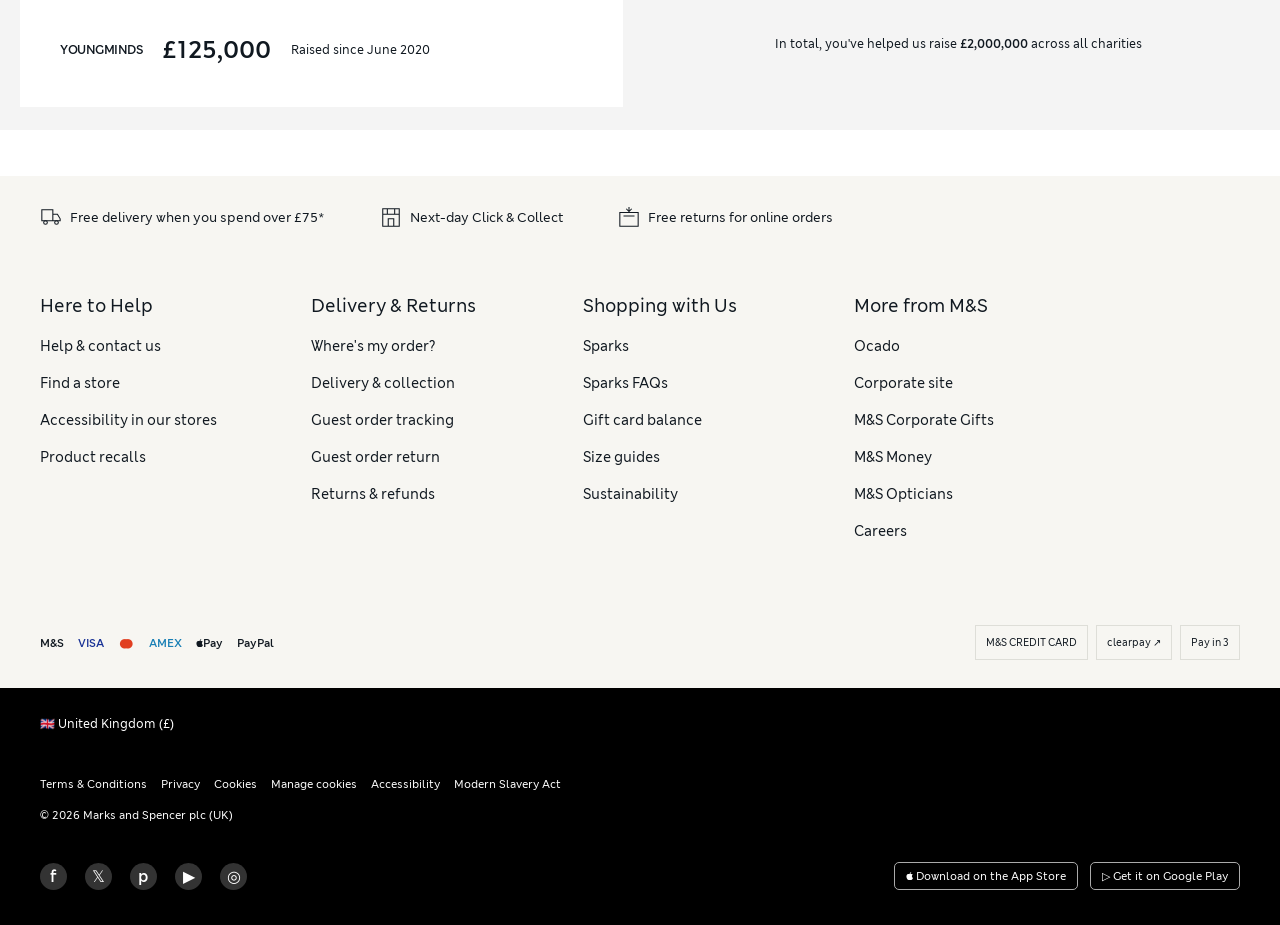
<file: v1-page/hub.html>
<!doctype html>
<html lang="en-GB">
<head>
  <meta charset="UTF-8">
  <meta name="robots" content="noindex, nofollow">
  <meta name="viewport" content="width=device-width, initial-scale=1">
  <title>Your Sparks | M&S prototype</title>
  <link rel="stylesheet" href="./hub.css">
  <link rel="stylesheet" href="./brand.css">
  <link rel="stylesheet" href="./drawers.css">
  <link rel="stylesheet" href="./responsive.css">
</head>
<body>
  <div id="app"><p class="loading">Loading your Sparks…</p></div>
  <dialog id="detail-dialog" aria-labelledby="dialog-title">
    <button class="dialog-close" aria-label="Close dialog" data-action="close"><span class="mns-icon" data-icon="close" aria-hidden="true"></span></button>
    <div id="dialog-content"></div>
  </dialog>
  <div id="toast" role="status" aria-live="polite"></div>
  <script type="module" src="./hub.js"></script>
</body>
</html>
</file>
<file: studio.css>
@font-face{font-family:MNS;src:url('./assets/mns-regular.woff2') format('woff2');font-weight:400;font-display:swap}
@font-face{font-family:MNS;src:url('./assets/mns-semibold.woff2') format('woff2');font-weight:600 800;font-display:swap}
:root{font-family:MNS,Arial,sans-serif;color:#172321;background:#eceeeb;font-synthesis:none}
*{box-sizing:border-box}body{margin:0}button,input,textarea,select{font:inherit}button{cursor:pointer}button:disabled{cursor:wait;opacity:.5}button:focus-visible,a:focus-visible{outline:3px solid #74ab8e;outline-offset:3px}[hidden]{display:none!important}
.studio-toolbar{position:sticky;top:0;z-index:10;min-height:76px;background:#172b25;color:white;padding:16px 24px;display:flex;align-items:center;justify-content:space-between;gap:18px;box-shadow:0 1px 0 #ffffff15}
.studio-brand{display:flex;align-items:center;gap:12px}.spark-mark{font-size:35px;color:#dce9ab}.studio-brand strong{font-size:22px;font-weight:600;letter-spacing:-.5px}.studio-brand div>span{display:block;font-size:10px;letter-spacing:1.1px;color:#c8d1ca;margin-top:3px}.version{font-size:9px;letter-spacing:1px;border:1px solid #60736b;padding:5px 6px;border-radius:3px;margin-left:8px;color:#d2dccd}
.devices{display:flex;gap:4px;background:#10221c;padding:4px;border:1px solid #385047;border-radius:7px}.devices button{display:flex;align-items:center;gap:8px;color:#c1cfc9;background:transparent;border:0;border-radius:4px;padding:9px 13px;font-size:12px}.devices button[aria-pressed=true]{background:#e1edc3;color:#14251d}.devices svg{width:17px;height:17px;fill:none;stroke:currentColor;stroke-width:1.5}.edit-button{background:transparent;border:1px solid #84968d;border-radius:4px;color:white;padding:11px 15px;font-size:12px}.edit-button span{margin-left:12px;color:#dce9ab}.edit-button[aria-expanded=true]{background:#344d41}
.workspace-meta{min-height:48px;display:flex;align-items:center;justify-content:space-between;gap:15px;font-size:10px;color:#606b65;letter-spacing:.2px;padding:5px 26px;border-bottom:1px solid #daddd6;background:#f5f6f3}.workspace-meta i{display:inline-block;width:6px;height:6px;background:#4e8960;border-radius:50%;margin-right:6px}.workspace-meta b{margin:0 8px;font-weight:400}.workspace{display:flex;align-items:flex-start;min-height:calc(100vh - 124px)}.preview-area{padding:28px;flex:1;min-width:0;overflow:hidden}#frame-wrapper{position:relative;margin:0 auto;background:white;box-shadow:0 3px 24px #172b2512;border:1px solid #d8dcd4}#preview{display:block;border:0;transform-origin:top left;background:white}#frame-wrapper.mobile{border-radius:24px;border:6px solid #24382f;overflow:hidden;box-sizing:content-box}#frame-wrapper.tablet{border-radius:12px;overflow:hidden}.persona-switch{display:flex;gap:9px;align-items:center}.persona-switch label{font-size:9px;font-weight:400;letter-spacing:1px;margin:0}.persona-switch select{font-size:11px;margin:0;padding:5px 25px 5px 8px;width:170px;background:transparent;border-color:#d3d8ce}.persona-note p{font-size:11px}.persona-note button{font-size:11px;width:100%}#new-persona-form{background:#f4f6ef;padding:15px;margin-top:14px}
aside{width:360px;flex-shrink:0;background:#fff;border-left:1px solid #d8ddd7;padding:25px;position:sticky;top:76px;height:calc(100vh - 76px);overflow-y:auto}.panel-heading{display:flex;align-items:center;justify-content:space-between}.eyebrow{font-size:9px;letter-spacing:1.7px;color:#798570}h1{font-size:23px;font-weight:600;letter-spacing:-.5px;margin:8px 0}h2{font-size:15px;margin:0 0 16px}.panel-intro,p{font-size:12px;line-height:1.65;color:#63706a}.icon-button{font-size:25px;color:#4f5f56;background:none;border:0}.editor-tabs{display:flex;border-bottom:1px solid #dfe4dc;margin:24px 0}.editor-tabs button{background:none;border:0;border-bottom:2px solid transparent;padding:10px 13px;color:#63706a;font-size:12px}.editor-tabs button[aria-selected=true]{color:#172b25;border-color:#172b25;font-weight:600}
label{display:block;font-size:11px;font-weight:600;margin-bottom:17px}input,textarea,select{display:block;width:100%;border:1px solid #cdd3cb;background:#fff;border-radius:3px;padding:10px;color:#23382a;margin-top:7px;font-size:12px}input:focus,textarea:focus,select:focus{outline:2px solid #59705d;outline-offset:1px}textarea{resize:vertical;line-height:1.5}fieldset{border:0;padding:0;margin:0;min-width:0}.form-row{display:flex;gap:12px}.form-row>*{flex:1;min-width:0}.divider{height:1px;background:#e5e8e0;margin:24px 0}.primary-button,.secondary-button{padding:12px 14px;border-radius:3px;font-size:12px;line-height:1.4}.primary-button{background:#1d382b;color:#fff;border:1px solid #1d382b}.primary-button span{float:right}form>.primary-button{width:100%}.secondary-button{background:white;border:1px solid #acb8aa;color:#294335}.small-note{font-size:10px;line-height:1.6;color:#748071}.file-label{margin-top:20px}input[type=file]{font-size:10px;background:#f7f8f4}#json-editor{font-family:monospace;font-size:10px;margin-bottom:12px;white-space:pre;overflow:auto}#reference-image{display:block;width:100%;border:1px solid #e4e8e0;margin:18px 0}.panel-bottom{display:flex;align-items:center;justify-content:space-between;margin-top:28px;border-top:1px solid #e4e8e0;padding-top:18px;font-size:9px;color:#72806c}.panel-bottom button{border:0;background:none;text-decoration:underline;font-size:10px;color:#43543c}#editor-feedback{white-space:pre-wrap;font-size:11px;color:#245234}#editor-feedback.error{color:#a82929}#studio-toast{position:fixed;bottom:22px;left:50%;transform:translateX(-50%);background:#172b25;color:white;border-radius:5px;padding:13px 24px;font-size:12px;z-index:30;box-shadow:0 3px 15px #0002}#studio-toast:empty{display:none}
@media(max-width:900px){.studio-toolbar{padding:12px 16px;gap:10px}.version{display:none}.studio-brand{gap:7px}.studio-brand strong{font-size:19px}.devices button{padding:9px}.devices button span{display:none}.devices button::after{content:attr(data-device);text-transform:capitalize;font-size:10px}.edit-button{font-size:10px;padding:10px}.edit-button span{margin-left:2px}.preview-area{padding:18px}aside{position:fixed;right:0;top:76px;z-index:15;box-shadow:-12px 0 30px #172b2520;width:min(360px,95vw)}}
@media(max-width:550px){.studio-toolbar{flex-wrap:wrap;gap:10px}.studio-brand div>span{font-size:8px}.devices{order:3;width:100%;justify-content:center}.devices button{flex:1;justify-content:center}.workspace-meta{padding:0 12px;font-size:9px}.workspace-meta b{margin:0 2px}.preview-area{padding:12px}aside{top:121px;height:calc(100vh - 121px)}}
@media(max-width:850px){.prototype-status{display:none}.workspace-meta{gap:8px}.persona-switch select{width:160px}}
.studio-toolbar{position:relative}
#studio-toast{pointer-events:none}
.ranking-context{max-width:1280px;margin:0 auto 24px;padding:20px 24px;background:#fff;border:1px solid #d8dcd4;border-radius:6px;overflow-wrap:anywhere}
.ranking-context h1{margin-top:12px}.ranking-context a{color:#294335;font-size:12px}.ranking-context summary{cursor:pointer;font-size:13px}.ranking-context ol{font-size:13px;line-height:1.8;padding-left:24px}
.gallery{max-width:1240px;margin:0 auto;padding:32px 24px}.gallery>h1{font-size:36px}.gallery>p{font-size:15px;max-width:860px}.gallery-grid{display:grid;grid-template-columns:repeat(auto-fit,minmax(min(100%,300px),1fr));gap:20px;margin-top:28px}
.persona-card{background:white;border:1px solid #d8dcd4;border-radius:8px;padding:24px;display:flex;flex-direction:column;align-items:flex-start;min-width:0}.persona-card h2{font-size:21px;line-height:1.25;margin:12px 0}.persona-card ol{padding-left:22px;font-size:13px;line-height:1.8;overflow-wrap:anywhere}.persona-card .primary-button{margin-top:auto;text-decoration:none}.persona-card .secondary-button{margin-top:10px;text-decoration:none}.persona-card .eyebrow{color:#43543c}.gallery-error{color:#a82929}
.persona-group{margin-top:36px;scroll-margin-top:24px}.persona-group>h2{font-size:25px;margin-bottom:8px}.persona-group>p{margin-top:0}
.customer-grid{display:grid;grid-template-columns:repeat(auto-fit,minmax(min(100%,210px),1fr));gap:16px}
.customer-grid .persona-card{padding:18px}.persona-card h3{font-size:16px;margin:12px 0 0;overflow-wrap:anywhere}.persona-card p{font-size:11px}.persona-card .small-note{margin-bottom:18px}.persona-card ol{font-size:12px}
.segment-navigation{display:flex;flex-wrap:wrap;gap:8px;margin:24px 0 16px}
.segment-pill{display:inline-flex;align-items:center;gap:8px;min-height:40px;padding:8px 14px;border:1px solid #acb8aa;border-radius:24px;background:#fff;color:#294335;font-size:12px}
.segment-pill:hover{background:#e1edc3}.segment-pill[aria-pressed=true]{background:#1d382b;border-color:#1d382b;color:#fff}.segment-count{font-size:10px;border-radius:12px;padding:2px 6px;background:#172b2510}.segment-pill[aria-pressed=true] .segment-count{background:#ffffff20}
.gallery-meta{display:flex;align-items:center;flex-wrap:wrap;gap:8px 20px}.gallery-meta p{margin:0}.gallery-meta a{color:#294335;font-size:12px}.gallery-notes{margin-top:16px;font-size:12px;color:#43543c}.gallery-notes summary{cursor:pointer}.gallery-notes p{max-width:860px}
.gallery-page-options{display:flex;align-items:center;flex-wrap:wrap;gap:10px}
#dataset-switch{display:inline-block;text-decoration:none}
.preview-overrides{max-width:1280px;min-width:0;margin:0 auto 16px;padding:12px 16px;border:1px solid #d6ddd3;border-radius:6px;background:#fff;color:#294335}
.preview-overrides legend{padding:0 6px;font-size:12px;font-weight:600}
.override-toggles{display:flex;flex-wrap:wrap;gap:12px 28px}
.override-toggles label{display:flex;align-items:center;gap:9px;min-height:36px;font-size:14px;cursor:pointer}
.override-toggles input{appearance:none;position:relative;flex:0 0 36px;width:36px;height:22px;margin:0;border:1px solid #737d72;border-radius:12px;background:#dce0da;cursor:pointer}
.override-toggles input::before{content:"";position:absolute;top:2px;left:2px;width:16px;height:16px;border-radius:50%;background:#fff}
.override-toggles input:checked{background:#294335;border-color:#294335}
.override-toggles input:checked::before{left:16px}
.override-toggles input:focus-visible{outline:3px solid #aa8b4e;outline-offset:3px}
.preview-overrides:disabled{opacity:.6}
#override-summary{font-size:12px;line-height:18px;margin:8px 0 0;color:#53614e}
@media (max-width: 900px) {
  .devices button[data-device="mobile"]::after { content: "App"; }
}
</file>
<file: v1-page/studio.css>
@font-face{font-family:MNS;src:url('./assets/mns-regular.woff2') format('woff2');font-weight:400;font-display:swap}
@font-face{font-family:MNS;src:url('./assets/mns-semibold.woff2') format('woff2');font-weight:600 800;font-display:swap}
:root{font-family:MNS,Arial,sans-serif;color:#172321;background:#eceeeb;font-synthesis:none}
*{box-sizing:border-box}body{margin:0}button,input,textarea,select{font:inherit}button{cursor:pointer}button:disabled{cursor:wait;opacity:.5}button:focus-visible,a:focus-visible{outline:3px solid #74ab8e;outline-offset:3px}[hidden]{display:none!important}
.studio-toolbar{position:sticky;top:0;z-index:10;min-height:76px;background:#172b25;color:white;padding:16px 24px;display:flex;align-items:center;justify-content:space-between;gap:18px;box-shadow:0 1px 0 #ffffff15}
.studio-brand{display:flex;align-items:center;gap:12px}.spark-mark{font-size:35px;color:#dce9ab}.studio-brand strong{font-size:22px;font-weight:600;letter-spacing:-.5px}.studio-brand div>span{display:block;font-size:10px;letter-spacing:1.1px;color:#c8d1ca;margin-top:3px}.version{font-size:9px;letter-spacing:1px;border:1px solid #60736b;padding:5px 6px;border-radius:3px;margin-left:8px;color:#d2dccd}
.devices{display:flex;gap:4px;background:#10221c;padding:4px;border:1px solid #385047;border-radius:7px}.devices button{display:flex;align-items:center;gap:8px;color:#c1cfc9;background:transparent;border:0;border-radius:4px;padding:9px 13px;font-size:12px}.devices button[aria-pressed=true]{background:#e1edc3;color:#14251d}.devices svg{width:17px;height:17px;fill:none;stroke:currentColor;stroke-width:1.5}.edit-button{background:transparent;border:1px solid #84968d;border-radius:4px;color:white;padding:11px 15px;font-size:12px}.edit-button span{margin-left:12px;color:#dce9ab}.edit-button[aria-expanded=true]{background:#344d41}
.workspace-meta{min-height:48px;display:flex;align-items:center;justify-content:space-between;gap:15px;font-size:10px;color:#606b65;letter-spacing:.2px;padding:5px 26px;border-bottom:1px solid #daddd6;background:#f5f6f3}.workspace-meta i{display:inline-block;width:6px;height:6px;background:#4e8960;border-radius:50%;margin-right:6px}.workspace-meta b{margin:0 8px;font-weight:400}.workspace{display:flex;align-items:flex-start;min-height:calc(100vh - 124px)}.preview-area{padding:28px;flex:1;min-width:0;overflow:hidden}#frame-wrapper{position:relative;margin:0 auto;background:white;box-shadow:0 3px 24px #172b2512;border:1px solid #d8dcd4}#preview{display:block;border:0;transform-origin:top left;background:white}#frame-wrapper.mobile{border-radius:24px;border:6px solid #24382f;overflow:hidden;box-sizing:content-box}#frame-wrapper.tablet{border-radius:12px;overflow:hidden}.persona-switch{display:flex;gap:9px;align-items:center}.persona-switch label{font-size:9px;font-weight:400;letter-spacing:1px;margin:0}.persona-switch select{font-size:11px;margin:0;padding:5px 25px 5px 8px;width:170px;background:transparent;border-color:#d3d8ce}.persona-note p{font-size:11px}.persona-note button{font-size:11px;width:100%}#new-persona-form{background:#f4f6ef;padding:15px;margin-top:14px}
aside{width:360px;flex-shrink:0;background:#fff;border-left:1px solid #d8ddd7;padding:25px;position:sticky;top:76px;height:calc(100vh - 76px);overflow-y:auto}.panel-heading{display:flex;align-items:center;justify-content:space-between}.eyebrow{font-size:9px;letter-spacing:1.7px;color:#798570}h1{font-size:23px;font-weight:600;letter-spacing:-.5px;margin:8px 0}h2{font-size:15px;margin:0 0 16px}.panel-intro,p{font-size:12px;line-height:1.65;color:#63706a}.icon-button{font-size:25px;color:#4f5f56;background:none;border:0}.editor-tabs{display:flex;border-bottom:1px solid #dfe4dc;margin:24px 0}.editor-tabs button{background:none;border:0;border-bottom:2px solid transparent;padding:10px 13px;color:#63706a;font-size:12px}.editor-tabs button[aria-selected=true]{color:#172b25;border-color:#172b25;font-weight:600}
label{display:block;font-size:11px;font-weight:600;margin-bottom:17px}input,textarea,select{display:block;width:100%;border:1px solid #cdd3cb;background:#fff;border-radius:3px;padding:10px;color:#23382a;margin-top:7px;font-size:12px}input:focus,textarea:focus,select:focus{outline:2px solid #59705d;outline-offset:1px}textarea{resize:vertical;line-height:1.5}fieldset{border:0;padding:0;margin:0;min-width:0}.form-row{display:flex;gap:12px}.form-row>*{flex:1;min-width:0}.divider{height:1px;background:#e5e8e0;margin:24px 0}.primary-button,.secondary-button{padding:12px 14px;border-radius:3px;font-size:12px;line-height:1.4}.primary-button{background:#1d382b;color:#fff;border:1px solid #1d382b}.primary-button span{float:right}form>.primary-button{width:100%}.secondary-button{background:white;border:1px solid #acb8aa;color:#294335}.small-note{font-size:10px;line-height:1.6;color:#748071}.file-label{margin-top:20px}input[type=file]{font-size:10px;background:#f7f8f4}#json-editor{font-family:monospace;font-size:10px;margin-bottom:12px;white-space:pre;overflow:auto}#reference-image{display:block;width:100%;border:1px solid #e4e8e0;margin:18px 0}.panel-bottom{display:flex;align-items:center;justify-content:space-between;margin-top:28px;border-top:1px solid #e4e8e0;padding-top:18px;font-size:9px;color:#72806c}.panel-bottom button{border:0;background:none;text-decoration:underline;font-size:10px;color:#43543c}#editor-feedback{white-space:pre-wrap;font-size:11px;color:#245234}#editor-feedback.error{color:#a82929}#studio-toast{position:fixed;bottom:22px;left:50%;transform:translateX(-50%);background:#172b25;color:white;border-radius:5px;padding:13px 24px;font-size:12px;z-index:30;box-shadow:0 3px 15px #0002}#studio-toast:empty{display:none}
@media(max-width:900px){.studio-toolbar{padding:12px 16px;gap:10px}.version{display:none}.studio-brand{gap:7px}.studio-brand strong{font-size:19px}.devices button{padding:9px}.devices button span{display:none}.devices button::after{content:attr(data-device);text-transform:capitalize;font-size:10px}.edit-button{font-size:10px;padding:10px}.edit-button span{margin-left:2px}.preview-area{padding:18px}aside{position:fixed;right:0;top:76px;z-index:15;box-shadow:-12px 0 30px #172b2520;width:min(360px,95vw)}}
@media(max-width:550px){.studio-toolbar{flex-wrap:wrap;gap:10px}.studio-brand div>span{font-size:8px}.devices{order:3;width:100%;justify-content:center}.devices button{flex:1;justify-content:center}.workspace-meta{padding:0 12px;font-size:9px}.workspace-meta b{margin:0 2px}.preview-area{padding:12px}aside{top:121px;height:calc(100vh - 121px)}}
@media(max-width:850px){.prototype-status{display:none}.workspace-meta{gap:8px}.persona-switch select{width:160px}}
.studio-toolbar{position:relative}
#studio-toast{pointer-events:none}
</file>
<file: hub.css>
@font-face{font-family:MNS;src:url('./assets/mns-regular.woff2') format('woff2');font-weight:400;font-display:swap}
.announcement>button.help{left:auto}
#toast{pointer-events:none}
@font-face{font-family:MNS;src:url('./assets/mns-semibold.woff2') format('woff2');font-weight:600 800;font-display:swap}
:root{font-family:MNS,Arial,sans-serif;color:#111b22;background:#fff;font-synthesis:none;--gold:#af904d;--preview-top:0px;--preview-height:100vh}
*{box-sizing:border-box}body{margin:0}button,input,select{font:inherit}button,a{-webkit-tap-highlight-color:transparent}button{cursor:pointer}button:disabled{cursor:default;opacity:.55}button:focus-visible,a:focus-visible,input:focus-visible,select:focus-visible{outline:3px solid #b39855;outline-offset:4px}button{color:inherit}a{color:inherit}svg{width:22px;height:22px;fill:none;stroke:currentColor;stroke-width:1.15;vertical-align:middle}.container{max-width:1040px;margin:0 auto}.announcement{height:26px;background:#000;color:white;display:flex;align-items:center;justify-content:center;font-size:10px;position:relative}.announcement>button{border:0;background:none;color:white;font-size:17px;position:absolute;left:calc(50% - 440px)}.announcement>button.next{left:auto;right:calc(50% - 440px)}.announcement .help{position:absolute;right:25px;color:white;font-size:11px}
.header-main{height:66px;display:flex;align-items:center;gap:36px}.brand{font-family:MNS,Arial,sans-serif;font-size:43px;letter-spacing:-4px;text-decoration:none;color:#17232b;line-height:1;font-weight:400}.header-search{margin-left:auto;display:flex;width:505px;max-width:49%}.header-search input{width:100%;border:1px solid #cbd0d1;background:#f5f5f5;border-radius:0;padding:12px 10px;font-size:12px;min-width:0}.header-search button{border:0;background:#111b22;color:#fff;width:40px;flex-shrink:0}.header-actions{display:flex;align-items:center;gap:20px;margin-left:auto}.header-actions button{position:relative;background:none;border:0;padding:0}.bag-count{font-size:9px;position:absolute;right:-4px;top:-3px;background:#111;color:white;border-radius:10px;min-width:12px}.department-nav{display:flex;justify-content:space-between;height:38px;align-items:center;gap:15px}.department-nav button{border:0;background:none;font-size:11px;padding:8px 2px;white-space:nowrap}.site-header{border-bottom:1px solid #cacaca}.mobile-menu{display:none;background:none;border:0}.breadcrumbs{font-size:11px;padding:13px 7px;display:flex;gap:7px}.breadcrumbs button{font-size:inherit;background:none;border:0;padding:0}.breadcrumbs span:last-child{font-weight:600}
.member-banner{height:75px;background:#000;color:#fff;display:flex;align-items:center;justify-content:space-between;padding:10px 13px}.member-copy{font-size:14px}.member-copy p{margin:8px 0 0;font-size:18px}.sparks-card{background:linear-gradient(120deg,#bba267,#9d7d3c);color:#fff;border:0;border-radius:3px;width:87px;height:55px;display:flex;flex-direction:column;align-items:center;justify-content:center;gap:5px;font-size:10px}.sparks-card svg{width:23px;height:23px}
h1,h2,h3,p{margin-top:0}h1,h2{font-size:24px;font-weight:600;letter-spacing:.1px;margin-bottom:8px}h3{font-weight:600}.section{margin-top:41px}.wallet-section{margin-top:25px}.section-heading{display:flex;align-items:center;justify-content:space-between;margin-bottom:6px}.section-heading h1{margin:0}.text-button{background:none;border:0;padding:0;font-size:13px;text-align:left}.text-button svg{width:19px;height:19px;margin-left:4px}.how-it-works{font-size:12px;display:flex;align-items:center;gap:7px}.how-it-works svg{width:20px}.wallet-grid{display:grid;grid-template-columns:repeat(3,1fr);gap:10px;margin-top:15px}.wallet-tile{min-height:73px;border:0;display:flex;align-items:center;justify-content:space-between;text-align:left;border-radius:3px;padding:10px;background:linear-gradient(105deg,#eeeeee,#ccc)}.wallet-tile.gold{background:linear-gradient(105deg,#f1eee7,#dcd0b7)}.wallet-label{display:block;font-size:13px;margin-bottom:4px}.wallet-label svg{height:20px;width:20px}.wallet-value{font-size:25px;line-height:1}.spend{background:#19232a;color:#fff;padding:7px;font-size:10px}.section-intro{font-size:13px;line-height:1.6;margin:0 0 17px}.credit-section .text-button{margin-top:1px}.offers-section{margin-top:63px}
.offer-grid,.partner-grid{display:grid;grid-template-columns:repeat(4,minmax(0,1fr));gap:10px}.offer-card{min-width:0;position:relative;background:#181712;color:white;border-radius:3px;overflow:hidden;display:flex;flex-direction:column;min-height:322px}.offer-card.light{color:#191919;background:#eee8e2}.card-main{display:flex;flex-direction:column;flex:1;width:100%;padding:0;background:transparent;color:inherit;border:0;text-align:left}.photo-wrap{position:relative;display:block;width:100%;height:180px;overflow:hidden;background:#d8d2c7}.photo-wrap img{display:block;width:100%;height:100%;object-fit:cover;transition:transform .35s}.card-main:hover img,.partner-card:hover>img{transform:scale(1.035)}.badge{position:absolute;top:0;right:0;background:#172329;color:#fff;font-size:10px;padding:5px 7px}.offer-copy{display:block;padding:14px 13px 4px;width:100%;background:linear-gradient(120deg,#29251dde,#151612)}.light .offer-copy{background:none}.offer-copy strong{display:block;font-size:17px;font-weight:600;margin-bottom:5px;letter-spacing:.1px}.offer-description{font-size:14px;line-height:1.5;display:block;min-height:42px}.offer-bottom{padding:9px 13px 12px;margin-top:auto;min-height:48px;background:linear-gradient(120deg,#29251dde,#151612);font-size:12px}.light .offer-bottom{background:none}.earn-shop{display:flex;gap:6px;align-items:center;padding-top:5px}.gold-star{background:var(--gold);color:white;display:inline-flex;width:17px;height:17px;font-size:12px;align-items:center;justify-content:center;border-radius:50%;flex-shrink:0}.progress-track{height:5px;background:#6a6251;position:relative;border-radius:5px;margin:1px 2px 10px}.progress-fill{display:block;height:100%;background:#b59c5c;border-radius:5px}.progress-track .gold-star{position:absolute;right:-3px;top:-6px}.progress-label{font-size:11px}.outline-button{border:1px solid #b3b1a7;color:inherit;background:transparent;padding:9px 13px;font-size:13px}.outline-button:hover{background:#ffffff20}.activated-label{color:#f4e4b2;display:flex;gap:6px;align-items:center}.light .activated-label{color:#5c471a}.no-offers{padding:30px;background:#f4f4ef;grid-column:1/-1;font-size:16px}
.partner-grid{margin-top:21px}.partner-card{height:255px;position:relative;overflow:hidden;color:#fff;border-radius:3px;background:#24231d;display:flex;align-items:flex-end}.partner-card>img{position:absolute;inset:0;width:100%;height:100%;object-fit:cover;transition:transform .35s}.partner-overlay{z-index:1;position:relative;width:100%;padding:70px 13px 12px;background:linear-gradient(0deg,#000e 0%,#0009 60%,transparent)}.partner-overlay strong{font-size:16px;font-weight:600}.partner-overlay p{font-size:13px;line-height:1.5;margin:5px 0 10px}.partner-overlay button{font-size:12px;padding:8px 12px}.partner-overlay svg{width:19px;height:19px}.prize-grid{display:grid;grid-template-columns:1fr 1fr;gap:10px}.prize-card{display:flex;background:#222;color:#fff;text-align:left;min-height:180px;overflow:hidden;border:0;padding:0}.prize-copy{width:54%;padding:29px 19px;display:flex;flex-direction:column;align-items:flex-start}.prize-copy small{font-size:10px;margin-bottom:17px}.prize-copy strong{font-size:16px;line-height:1.5;font-weight:400;margin-bottom:12px}.prize-copy span{font-size:13px}.prize-copy svg{width:21px;margin-left:6px}.prize-card img{width:46%;object-fit:cover}.feature-card{display:flex;background:#000;color:white;min-height:280px;margin-top:19px}.feature-copy{width:52%;padding:45px 21px;align-self:center}.feature-copy h3{font-size:24px;font-weight:600;margin-bottom:15px}.feature-copy p{font-size:13px;line-height:1.6;margin-bottom:20px}.feature-copy button{color:white}.feature-card img{width:48%;object-fit:cover}
.charity-section{margin-top:40px;padding:23px 20px;background:#f4f4f4}.charity-title{display:flex;justify-content:space-between;align-items:center}.charity-title button{font-size:12px;text-decoration:underline}.charity-content{display:grid;grid-template-columns:1fr 1fr;gap:35px;margin-top:10px;align-items:center}.charity-donation{display:flex;align-items:center;gap:20px;background:#fff;min-height:115px;padding:28px 40px}.charity-name{font-size:12px;font-weight:800;letter-spacing:-.5px}.charity-amount{font-size:24px;white-space:nowrap;font-weight:600}.charity-donation small{font-size:12px}.charity-total{text-align:center;font-size:12px}.site-footer{margin-top:46px;background:#f7f6f2}.service-strip{display:flex;gap:55px;padding:30px 40px;font-size:13px}.service-strip>span{display:flex;align-items:center;gap:8px}.footer-links{display:grid;grid-template-columns:repeat(4,1fr);max-width:1120px;padding:35px 40px;gap:45px}.footer-links h3{font-size:16px;font-weight:400;margin-bottom:16px}.footer-links button{font-size:13px;background:none;border:0;display:block;padding:0;margin:0 0 15px;text-align:left}.payment-strip{display:flex;justify-content:space-between;align-items:center;padding:33px 40px 28px;font-size:11px}.payments{display:flex;gap:14px;align-items:center;font-weight:600}.visa{color:#193296}.mastercard{color:#e13f21;font-size:22px;letter-spacing:-10px;padding-right:10px}.amex{color:#197fb5}.payment-options{display:flex;gap:8px}.payment-options span{border:1px solid #deded8;padding:10px;font-size:10px}.legal-footer{background:#000;color:white;padding:28px 40px 35px}.country{font-size:12px;margin-bottom:45px}.legal-links{display:flex;gap:14px;flex-wrap:wrap}.legal-links button{font-size:11px;color:white;background:none;border:0;padding:0}.copyright{font-size:11px;margin-top:17px}.social-row{display:flex;justify-content:space-between;align-items:center;margin-top:40px}.social-icons{display:flex;gap:18px}.social-icons button{background:#333;border:0;color:#fff;border-radius:50%;width:27px;height:27px;font-size:16px;font-weight:600}.app-stores{display:flex;gap:12px}.app-stores button{background:#000;color:white;border:1px solid #aaa;border-radius:5px;font-size:11px;padding:6px 11px}.feedback-tab{position:fixed;right:0;top:calc(var(--preview-top) + 75% * var(--preview-height));writing-mode:vertical-rl;background:white;border:1px solid #e5e5e5;padding:10px 5px;font-size:10px;z-index:2}
dialog{position:fixed;top:calc(var(--preview-top) + 25px);margin:0 auto;border:0;border-radius:4px;padding:35px;width:min(460px,calc(100% - 32px));max-height:calc(var(--preview-height) - 50px);overflow-y:auto;box-shadow:0 20px 70px #0004;color:#18251e}dialog::backdrop{background:#0008}.dialog-close{position:absolute;top:10px;right:12px;font-size:26px;background:none;border:0;padding:2px 7px}.dialog-eyebrow{font-size:10px;letter-spacing:1.6px;color:#82704c;margin-bottom:15px}dialog h2{font-size:25px;line-height:1.3;padding-right:15px}dialog p{font-size:14px;line-height:1.65}.dialog-image{display:block;width:100%;max-height:200px;object-fit:cover;margin-bottom:23px}.dialog-button{display:block;width:100%;background:#172b25;color:#fff;border:0;padding:14px;margin-top:20px;font-size:14px}.dialog-note{font-size:11px!important;color:#6d726e;padding-top:14px;border-top:1px solid #e7e7df;margin-top:20px;margin-bottom:0}.dialog-label{font-size:13px;display:block;margin:15px 0}.dialog-label select{display:block;width:100%;padding:12px;margin-top:10px;border:1px solid #929a92}.balance{font-size:42px!important;margin:17px 0}.digital-card{background:linear-gradient(115deg,#c8b779,#967230);border-radius:12px;padding:30px;color:white;margin:20px 0}.digital-card strong{font-size:36px;letter-spacing:-2px}.digital-card p{margin:8px 0 20px}.barcode{height:50px;background:repeating-linear-gradient(90deg,#111 0 2px,#fff 2px 5px,#111 5px 6px,#fff 6px 9px,#111 9px 13px,#fff 13px 15px);border:6px solid white}.preview-warning{display:block;font-size:10px;letter-spacing:1px;margin-top:10px}.error-banner{background:#fff0e9;color:#922f13;padding:18px;font-size:14px;white-space:pre-wrap}.loading{padding:40px;text-align:center}.missing-image{object-fit:contain!important;background:#ddd7ca;color:#333}.toast{opacity:1}#toast{position:fixed;top:calc(var(--preview-top) + 15px);left:50%;transform:translateX(-50%);z-index:20;padding:14px 24px;background:#1e382c;color:white;font-size:14px;box-shadow:0 3px 15px #0002;max-width:90%;border-radius:3px}#toast:empty{display:none}
@media(max-width:1100px){.container{margin-left:24px;margin-right:24px}.header-main{gap:20px}.header-actions{gap:15px}.department-nav{gap:8px}.department-nav button{font-size:10px}.charity-donation{padding:24px;gap:15px}.charity-content{gap:15px}.charity-amount{font-size:20px}.charity-donation small{font-size:11px}.service-strip{gap:30px;padding-left:24px;padding-right:24px}}
@media(max-width:800px){.container{margin-left:20px;margin-right:20px}.header-main{gap:22px;height:68px}.header-search{max-width:50%;margin-left:0}.header-actions{gap:12px}.brand{font-size:36px}.announcement>button{left:25px}.announcement>button.next{right:25px}.announcement .help{display:none}.department-nav{overflow-x:auto;justify-content:flex-start;gap:25px}.department-nav button{font-size:11px}.offer-grid,.partner-grid{grid-template-columns:repeat(3,minmax(0,1fr))}.offer-card{min-height:320px}.offer-copy strong{font-size:16px}.offer-description{font-size:13px}.photo-wrap{height:172px}.prize-copy{padding:20px 14px}.prize-copy strong{font-size:14px}.charity-content{grid-template-columns:1fr}.charity-donation{justify-content:center}.charity-total{padding:10px}.footer-links{gap:23px;padding:30px 24px}.footer-links h3{font-size:14px}.footer-links button{font-size:12px}.service-strip{font-size:11px;gap:25px}.service-strip svg{flex-shrink:0}.wallet-grid{grid-template-columns:1fr 1fr 1fr}.feature-card{min-height:230px}.feature-copy{padding:30px 20px}.feature-copy h3{font-size:22px}.payment-strip,.legal-footer{padding-left:24px;padding-right:24px}}
@media(max-width:540px){.container{margin-left:16px;margin-right:16px}.announcement{font-size:9px;height:25px}.announcement>button{left:12px}.announcement>button.next{right:12px}.header-main{height:auto;flex-wrap:wrap;padding-top:17px;padding-bottom:15px;gap:15px}.mobile-menu{display:block;padding:0}.brand{font-size:32px;letter-spacing:-3px}.header-actions{gap:17px}.header-actions button svg{width:20px}.header-actions .star-action{display:none}.header-search{max-width:none;width:100%;order:5}.header-search input{font-size:12px;padding:11px}.department-nav{display:none}.breadcrumbs{font-size:10px;padding:15px 0}.member-banner{height:75px;padding:12px}.member-copy{font-size:12px}.member-copy p{font-size:18px}.sparks-card{width:80px}.section{margin-top:33px}h1,h2{font-size:22px}.how-it-works{font-size:11px;gap:4px}.how-it-works svg{width:15px}.wallet-section{margin-top:24px}.wallet-grid{grid-template-columns:1fr 1fr;gap:8px;margin-top:14px}.wallet-tile{padding:11px 9px;min-height:76px}.wallet-label{font-size:11px}.wallet-label svg{width:16px;height:16px}.wallet-value{font-size:24px}.spend{font-size:9px;padding:6px 4px}.section-intro{font-size:12px;line-height:1.6;margin-bottom:15px}.text-button{font-size:12px}.offers-section{margin-top:41px}.offer-grid,.partner-grid{grid-template-columns:repeat(2,minmax(0,1fr));gap:10px}.offer-card{min-height:280px}.photo-wrap{height:135px}.badge{font-size:8px;padding:4px}.offer-copy{padding:11px 10px 2px}.offer-copy strong{font-size:15px;line-height:1.4}.offer-description{font-size:12px;line-height:1.5;min-height:54px}.offer-bottom{padding:9px 10px 12px;min-height:42px;font-size:10px}.gold-star{width:15px;height:15px;font-size:11px}.outline-button{font-size:11px;padding:8px 11px}.progress-label{font-size:10px}.partner-grid{margin-top:18px}.partner-card{height:236px}.partner-overlay{padding:65px 10px 11px}.partner-overlay strong{font-size:14px}.partner-overlay p{font-size:12px;line-height:1.55}.partner-overlay button{font-size:11px;padding:7px 9px}.prize-grid{grid-template-columns:1fr;gap:12px}.prize-card{min-height:150px}.prize-copy{padding:22px 15px}.prize-copy small{margin-bottom:14px}.prize-copy strong{font-size:15px}.prize-copy span{font-size:12px}.feature-card{flex-direction:column-reverse;margin-top:15px}.feature-card img{width:100%;height:195px}.feature-copy{width:100%;padding:26px 20px}.feature-copy h3{font-size:22px}.feature-copy p{font-size:12px}.charity-section{margin-top:32px;padding:22px 16px}.charity-section h2{font-size:22px}.charity-donation{min-height:100px;gap:13px;flex-wrap:wrap;padding:20px 15px}.charity-amount{font-size:22px}.charity-donation small{font-size:11px}.charity-total{font-size:11px;line-height:1.5}.site-footer{margin-top:28px}.service-strip{flex-direction:column;gap:18px;padding:25px 20px;font-size:12px;border-bottom:1px solid #e4e2d9}.footer-links{grid-template-columns:1fr 1fr;padding:30px 20px;gap:24px}.footer-links h3{font-size:15px}.footer-links button{font-size:12px;line-height:1.5}.payment-strip{padding:10px 20px 25px;gap:22px;flex-direction:column;align-items:flex-start}.legal-footer{padding:25px 20px}.country{margin-bottom:30px}.legal-links{gap:13px}.legal-links button{font-size:10px}.social-row{align-items:flex-start;gap:25px;flex-direction:column;margin-top:25px}.feedback-tab{display:none}dialog{padding:28px 22px}dialog h2{font-size:23px}.dialog-close{top:7px;right:7px}}
</file>
<file: brand.css>
/* Shared M&S shell measured on /c/sparks, 24 September 2026.
   Account-only component geometry remains based on the supplied screenshot. */
@font-face {
  font-family: "New MS London";
  src: url('./assets/mns-regular.woff2') format('woff2');
  font-style: normal;
  font-weight: 400;
  font-display: swap;
}
@font-face {
  font-family: "New MS London";
  src: url('./assets/mns-semibold.woff2') format('woff2');
  font-style: normal;
  font-weight: 600 800;
  font-display: swap;
}
:root {
  --mns-ink: #101820;
  --mns-copy: #222222;
  --mns-border: #b8b8b8;
  font-family: "New MS London", Helvetica, Arial, sans-serif;
  color: var(--mns-ink);
  font-size: 16px;
}
.brand {
  display: inline-flex;
  flex-shrink: 0;
  line-height: 1;
  letter-spacing: normal;
}
.brand img { display: block; width: 100px; height: 40px; }
.mns-icon {
  display: inline-block;
  width: 24px;
  height: 24px;
  flex-shrink: 0;
  vertical-align: middle;
  background: currentColor;
  mask: var(--icon) center / contain no-repeat;
  -webkit-mask: var(--icon) center / contain no-repeat;
}
[data-icon="arrow"] { --icon: url('./assets/icon-arrow.svg'); }
[data-icon="search"] { --icon: url('./assets/icon-search.svg'); }
[data-icon="star"] { --icon: url('./assets/icon-star.svg'); }
[data-icon="heart"] { --icon: url('./assets/icon-heart.svg'); }
[data-icon="bag"] { --icon: url('./assets/icon-bag.svg'); }
[data-icon="menu"] { --icon: url('./assets/icon-menu.svg'); }
[data-icon="close"] { --icon: url('./assets/icon-close.svg'); }
.announcement { height: 32px; font-size: 12px; line-height: 18px; font-weight: 700; }
.announcement .help { font-size: 14px; line-height: 22.75px; font-weight: 700; }
.header-main.container {
  max-width: 1280px;
  height: 80px;
  padding: 16px 24px;
  margin: 0 auto;
  gap: 24px;
}
.header-main .brand { width: calc(25% - 24px); }
.header-search { width: 50%; max-width: none; margin-left: 0; }
.header-search input {
  height: 48px;
  padding: 8px;
  font-size: 16px;
  line-height: 26px;
  color: var(--mns-copy);
  background: #f5f5f5;
  border-color: var(--mns-border);
}
.header-search button { width: 48px; background: var(--mns-ink); }
.header-actions { gap: 4px; }
.header-actions button { width: 44px; height: 48px; display: grid; place-items: center; }
.header-actions .mns-icon, .header-actions svg { width: 28px; height: 28px; }
.bag-count { top: 7px; right: 4px; background: var(--mns-ink); }
.department-nav.container { max-width: 1280px; height: 40px; margin: 0 auto; gap: 0; }
.department-nav button { flex: 1; padding: 8px 0; font-size: 14px; line-height: 22px; }
.department-nav button:hover { text-decoration: underline; text-underline-offset: 4px; }
.mobile-search-toggle { display: none; background: none; border: 0; }
.breadcrumbs { font-size: 14px; line-height: 22px; padding: 12px 0; }
h1, h2 { font-weight: 700; line-height: 32px; letter-spacing: normal; }
.section-intro { font-size: 14px; line-height: 22px; }
.member-copy { font-size: 14px; line-height: 22px; }
.member-copy p { line-height: 26px; }
.wallet-label { font-size: 14px; line-height: 22px; }
.wallet-value { font-size: 24px; line-height: 32px; font-weight: 700; }
.wallet-label .mns-icon { width: 20px; height: 20px; }
.text-button, .how-it-works { font-size: 14px; line-height: 22px; }
.text-button .mns-icon { width: 24px; height: 24px; margin-left: 4px; }
.offer-copy strong { font-size: 16px; line-height: 24px; font-weight: 700; letter-spacing: normal; }
.offer-description, .partner-overlay p { font-size: 14px; line-height: 22px; }
.badge { font-size: 12px; line-height: 18px; padding: 2px 6px; background: var(--mns-ink); }
.outline-button { font-size: 14px; line-height: 22px; border-radius: 0; }
.partner-overlay strong { font-weight: 700; line-height: 24px; }
.partner-overlay button { font-size: 14px; line-height: 22px; }
.progress-label, .earn-shop { font-size: 12px; line-height: 18px; }
.prize-copy strong { font-size: 16px; line-height: 24px; }
.prize-copy small { font-size: 12px; line-height: 18px; }
.feature-copy p { font-size: 14px; line-height: 22px; }
.dialog-button { background: var(--mns-ink); font-size: 16px; line-height: 26px; border-radius: 0; }
dialog { color: var(--mns-ink); border-radius: 0; }
dialog h2 { font-size: 24px; line-height: 32px; }
dialog p { font-size: 16px; line-height: 26px; }
.dialog-search input { width: 100%; height: 48px; padding: 8px; border: 1px solid var(--mns-border); }
.dialog-close .mns-icon { width: 20px; height: 20px; }
.footer-links button { font-size: 14px; line-height: 22px; }
.footer-links h3 { font-size: 18px; line-height: 26px; }
@media (max-width: 1279px) {
  .header-main.container { gap: 16px; }
  .header-main .brand { width: auto; }
  .brand img { width: 60px; height: 24px; }
  .mobile-menu { display: block; }
  .department-nav { display: none; }
  .header-search { flex: 1; }
  .header-actions button { width: 36px; }
}
@media (max-width: 767px) {
  .announcement .help { display: none; }
  .announcement > button { left: 12px; }
  .announcement > button.next { right: 12px; }
  .header-main.container { height: 48px; padding: 8px 16px; gap: 12px; flex-wrap: nowrap; }
  .header-main .brand { order: -1; margin-right: 8px; }
  .header-search { display: none; }
  .mobile-menu, .mobile-search-toggle { display: grid; place-items: center; width: 32px; height: 32px; padding: 0; }
  .mobile-menu .mns-icon, .mobile-search-toggle .mns-icon { width: 20px; height: 20px; }
  .header-actions { margin-left: auto; gap: 4px; }
  .header-actions button { width: 28px; height: 32px; }
  .header-actions .mns-icon, .header-actions svg { width: 20px; height: 20px; }
  .header-actions .star-action { display: none; }
  .bag-count { top: 0; right: -2px; }
  .breadcrumbs { font-size: 12px; line-height: 18px; }
  h1, h2 { font-size: 24px; line-height: 32px; }
  .how-it-works { font-size: 12px; line-height: 18px; }
  .wallet-label { font-size: 12px; line-height: 18px; }
  .offer-card { min-height: 316px; }
  .offer-description { min-height: 66px; }
  .badge { font-size: 10px; line-height: 16px; }
  .partner-card { height: 260px; }
  .partner-overlay button, .outline-button { font-size: 12px; line-height: 18px; padding: 8px 10px; }
}
@media (prefers-reduced-motion: reduce) {
  .photo-wrap img, .partner-card > img { transition: none; }
}
</file>
<file: drawers.css>
dialog.reference-drawer {
  inset: var(--preview-top) 0 auto auto;
  margin: 0;
  padding: 0;
  width: min(400px, 100%);
  max-width: 100%;
  height: var(--preview-height);
  max-height: var(--preview-height);
  border: 0;
  border-radius: 0;
  overflow: hidden;
  box-shadow: -4px 0 16px #0002;
}
dialog.reference-drawer::backdrop { background: rgb(0 0 0 / 60%); }
.reference-drawer #dialog-content { height: 100%; display: flex; flex-direction: column; }
.reference-drawer .dialog-close {
  z-index: 2;
  top: 8px;
  right: 12px;
  padding: 6px;
  width: 32px;
  height: 32px;
  background: white;
  display: grid;
  place-items: center;
}
.drawer-scroll { min-height: 0; flex: 1; overflow-y: auto; overscroll-behavior: contain; }
.drawer-content { padding: 52px 24px 28px; }
.reference-drawer h2 { font-size: 20px; line-height: 28px; padding: 0; margin: 0 0 8px; }
.reference-drawer p { font-size: 16px; line-height: 26px; margin: 0 0 24px; }
.drawer-hero { display: block; width: 100%; aspect-ratio: 1.25; object-fit: cover; }
.drawer-content.with-hero { padding-top: 16px; }
.drawer-tags { display: flex; flex-wrap: wrap; gap: 8px; margin-bottom: 24px; }
.drawer-tags span { background: #101820; color: white; padding: 2px 8px; font-size: 12px; line-height: 20px; }
.reference-drawer .offer-subtitle { margin-bottom: 28px; }
.reference-drawer .single-shop-note { background: #f3f8fc; border-left: 4px solid #397fb0; padding: 8px 12px; border-radius: 3px 0 0 3px; }
.drawer-earning { display: flex; align-items: center; gap: 8px; margin: 24px 0; font-size: 14px; font-weight: 700; }
.drawer-earning .gold-star { width: 22px; height: 22px; font-size: 17px; }
.drawer-link {
  width: 100%;
  min-height: 44px;
  padding: 8px 16px;
  display: flex;
  align-items: center;
  justify-content: center;
  gap: 8px;
  border: 1px solid #101820;
  background: white;
  color: #101820;
  text-decoration: none;
  font-size: 16px;
  line-height: 26px;
}
.drawer-link:hover { background: #f5f5f5; }
.drawer-accordions { margin-top: 24px; }
.drawer-accordion { border-bottom: 1px solid #c7c7c7; }
.drawer-accordion:last-child { border-bottom: 0; }
.drawer-accordion summary {
  list-style: none;
  padding: 18px 28px 18px 0;
  position: relative;
  cursor: pointer;
  font-size: 16px;
  line-height: 24px;
}
.drawer-accordion summary::-webkit-details-marker { display: none; }
.drawer-accordion summary::after {
  content: '';
  position: absolute;
  right: 9px;
  top: 22px;
  width: 12px;
  height: 12px;
  border-right: 1px solid #101820;
  border-bottom: 1px solid #101820;
  transform: rotate(45deg);
}
.drawer-accordion[open] summary::after { transform: rotate(225deg); top: 27px; }
.drawer-accordion summary:focus-visible { outline: 2px solid #101820; outline-offset: -2px; }
.reference-drawer .accordion-copy { padding: 4px 0 16px; }
.reference-drawer .accordion-copy p { margin: 0 0 20px; }
.reference-drawer .accordion-copy p:last-child { margin-bottom: 0; }
.reference-drawer .drawer-disclaimer { font-size: 11px; line-height: 17px; color: #626262; margin: 28px 0 0; }
.voucher-row { display: flex; align-items: center; justify-content: space-between; border-block: 1px solid #c7c7c7; padding: 8px 0; margin-top: 24px; }
.voucher-value { font-size: 20px; line-height: 28px; }
.voucher-meta { display: flex; flex-direction: column; align-items: flex-end; gap: 4px; font-size: 14px; line-height: 22px; color: #707070; }
.voucher-meta strong { color: #101820; font-size: 14px; font-weight: 700; }
.voucher-terms { margin-top: 0; border-bottom: 1px solid #c7c7c7; }
.voucher-terms .drawer-accordion { border-bottom: 0; }
.reference-drawer .app-prompt { margin: 24px 0 16px; font-size: 14px; line-height: 22px; }
.app-prompt a { font-size: 16px; text-decoration: underline; text-underline-offset: 2px; }
.app-store-link { display: inline-block; }
.app-store-link img { display: block; width: 136px; height: 40px; }
.sparks-wordmark { font-size: 30px; line-height: 40px; font-weight: 400; letter-spacing: -1.5px; margin: 42px 0 8px; display: flex; align-items: center; }
.sparks-wordmark .mns-icon { width: 34px; height: 34px; color: #ab8840; margin-inline: -7px -3px; }
.reference-drawer .demo-card-number { font-size: 14px; line-height: 22px; margin-bottom: 24px; }
.demo-barcode { position: relative; margin: 28px auto; width: 80%; height: 80px; background: repeating-linear-gradient(90deg,#000 0 2px,#fff 2px 5px,#000 5px 9px,#fff 9px 11px,#000 11px 12px,#fff 12px 16px); }
.demo-barcode::after { content: 'DEMO — NOT VALID'; position: absolute; inset: 26px -5px auto; background: white; text-align: center; font-size: 13px; font-weight: 700; letter-spacing: 2px; padding: 4px; }
.reference-drawer .card-loaded { font-size: 16px; line-height: 26px; font-weight: 700; margin: 26px 0; }
.reference-drawer .card-instructions { font-size: 14px; line-height: 22px; }
.drawer-footer { flex-shrink: 0; border-top: 1px solid #c7c7c7; background: white; }
.drawer-footer button { width: 100%; min-height: 64px; background: white; border: 0; padding: 18px 24px; font-size: 16px; font-weight: 700; }
.drawer-footer button:hover { background: #f5f5f5; }
.drawer-footer button:disabled { opacity: 1; color: #606060; cursor: default; }
.drawer-primary { width: 100%; min-height: 48px; padding: 12px 16px; border: 1px solid #101820; background: #101820; color: white; font-size: 16px; line-height: 24px; }
.drawer-primary:hover { background: #30373d; }
.drawer-footer .drawer-primary { background: #101820; color: white; }
.drawer-footer .drawer-primary:hover { background: #30373d; }
.drawer-progress { margin: 24px 0; padding: 16px; background: #f7f5f0; }
.drawer-progress .progress-track { background: #d5d0c2; }
.reference-drawer .drawer-progress p { font-size: 14px; line-height: 22px; margin: 8px 0 0; }
.reference-drawer .wallet-drawer-balance { font-size: 40px; line-height: 48px; font-weight: 700; margin: 20px 0; }
@media (max-width: 540px) {
  dialog.reference-drawer { width: 100%; }
  .drawer-content { padding-inline: 24px; }
}
</file>
<file: responsive.css>
.sr-only { position: absolute; width: 1px; height: 1px; padding: 0; margin: -1px; overflow: hidden; clip-path: inset(50%); white-space: nowrap; border: 0; }
.ranked-wallet > .wallet-tile { width: 100%; margin-top: 16px; }
.ranked-components > .charity-section { margin: 0 0 32px; padding: 24px; }
.ranked-components .prototype-placeholder { border: 1px dashed #92968f; padding: 24px; }
.ranked-components .sparks-card { margin-top: 16px; }
.footer-group { min-width: 0; }
.footer-group summary { list-style: none; font-size: 18px; line-height: 26px; margin-bottom: 16px; }
.footer-group summary::-webkit-details-marker { display: none; }
.footer-group:not(.mobile-footer) summary { pointer-events: none; }
.carousel { min-width: 0; width: 100%; }
.carousel-track { display: flex; position: relative; gap: 12px; overflow-x: auto; overscroll-behavior-x: contain; scroll-snap-type: x mandatory; scrollbar-width: none; }
.carousel-track::-webkit-scrollbar { display: none; }
.carousel-track > * { flex: 0 0 82%; scroll-snap-align: start; min-width: 0; }
.persona-offer-carousel { margin-top: 20px; }
@media (min-width: 1024px) {
  .persona-offer-carousel .carousel-track > * { flex-basis: calc((100% - 36px) / 4); }
}
@media (min-width: 541px) and (max-width: 1023px) {
  .persona-offer-carousel .carousel-track > * { flex-basis: calc((100% - 24px) / 3); }
}
.carousel-controls { display: flex; align-items: center; justify-content: center; gap: 4px; padding: 12px 0 2px; }
.carousel-controls button { background: transparent; border: 0; min-width: 24px; height: 32px; padding: 0; color: #101820; }
.carousel-controls .carousel-previous, .carousel-controls .carousel-next { font-size: 28px; font-weight: 400; }
.carousel-controls button:disabled { color: #a8a8a8; opacity: 1; cursor: default; }
.carousel-dots { display: flex; flex-wrap: wrap; align-items: center; justify-content: center; }
.carousel-dot span { display: inline-block; width: 6px; height: 6px; background: #a5a8ab; border-radius: 50%; vertical-align: middle; }
.carousel-dot[aria-current="true"] span { background: #101820; }
.prize-entered { align-self: flex-start; background: white; color: #101820; font-size: 10px; line-height: 16px; padding: 0 4px; font-weight: 700; }
@media (min-width: 541px) and (max-width: 1023px) {
  .container { margin-inline: 16px; }
  .header-main.container { padding-inline: 16px; gap: 12px; }
  .offer-grid, .partner-grid { grid-template-columns: repeat(3, minmax(0, 1fr)); }
  .offer-card { min-height: 322px; }
  .photo-wrap { height: 180px; }
  .partner-card { height: 268px; }
  .charity-content { grid-template-columns: 1fr 1fr; gap: 16px; }
  .charity-donation { padding: 24px 16px; gap: 12px; flex-wrap: wrap; }
  .charity-donation small { max-width: 85px; }
  .charity-total { text-align: left; }
  .feature-card { flex-direction: row; min-height: 240px; }
  .feature-copy { width: 52%; }
  .feature-card img { width: 48%; }
  .footer-links { grid-template-columns: repeat(4, minmax(0, 1fr)); gap: 20px; padding-inline: 20px; }
  .footer-group summary { font-size: 16px; }
}
@media (max-width: 540px) {
  .container { margin-inline: 16px; }
  .header-main.container { display: grid; grid-template-columns: 24px 24px 1fr auto; gap: 8px; padding-inline: 12px; }
  .header-main .brand { order: 0; grid-column: 3; grid-row: 1; margin: 0; justify-self: center; }
  .mobile-menu { grid-column: 1; grid-row: 1; width: 24px; }
  .mobile-search-toggle { grid-column: 2; grid-row: 1; width: 24px; }
  .header-actions { grid-column: 4; grid-row: 1; gap: 4px; }
  .header-actions button { width: 28px; }
  .wallet-grid { grid-template-columns: 1fr; gap: 12px; }
  .wallet-tile { min-height: 84px; padding: 12px; }
  .wallet-label { font-size: 16px; line-height: 24px; }
  .wallet-value { font-size: 24px; line-height: 30px; }
  .spend { font-size: 12px; line-height: 18px; padding: 7px 9px; }
  .offer-grid { grid-template-columns: 1fr; gap: 12px; }
  .compact-offer { min-height: 156px; border-radius: 3px; position: relative; padding-right: 36%; background: #27231c; }
  .compact-offer.light { background: #eee8e2; }
  .compact-offer .card-main { display: flex; flex-direction: column; align-items: stretch; }
  .compact-offer .photo-wrap { position: absolute; inset: 0 0 0 auto; width: 36%; height: 100%; }
  .compact-offer .photo-wrap img { height: 100%; object-fit: cover; }
  .compact-offer .badge { top: auto; bottom: 0; right: 0; padding: 1px 4px; font-size: 10px; line-height: 16px; }
  .compact-offer .offer-copy { padding: 12px 12px 0; background: none; }
  .compact-offer .offer-copy strong { font-size: 16px; line-height: 22px; margin-bottom: 4px; }
  .compact-offer .offer-description { font-size: 14px; line-height: 20px; min-height: 0; }
  .compact-offer .offer-bottom { padding: 12px; min-height: 36px; background: none; }
  .compact-offer .earn-shop, .compact-offer .activated-label { padding-top: 0; font-size: 12px; line-height: 18px; }
  .compact-offer .progress-track { margin: 0 3px 9px 0; height: 5px; }
  .compact-offer .progress-label { font-size: 12px; line-height: 18px; }
  .offers-section .carousel { margin-top: 12px; }
  .carousel .offer-card { min-height: 318px; }
  .carousel .photo-wrap { height: 190px; }
  .carousel .offer-description { min-height: 44px; }
  .carousel .offer-copy { padding: 12px 14px 0; }
  .carousel .offer-bottom { padding: 10px 14px 14px; }
  .carousel .outline-button { font-size: 14px; line-height: 22px; }
  .partner-carousel { margin-top: 20px; }
  .carousel .partner-card { height: 286px; }
  .carousel .partner-overlay { padding: 90px 14px 16px; }
  .carousel .partner-overlay strong { font-size: 16px; }
  .carousel .partner-overlay p { font-size: 14px; line-height: 22px; }
  .carousel .partner-overlay button { font-size: 14px; line-height: 22px; }
  .carousel .prize-card { display: flex; flex-direction: column-reverse; justify-content: flex-end; min-height: 382px; }
  .carousel .prize-card img { width: 100%; height: 220px; object-fit: cover; }
  .carousel .prize-copy { width: 100%; min-height: 162px; padding: 16px 18px; }
  .prize-copy small { margin-bottom: 14px; }
  .prize-copy strong { margin-bottom: 16px; }
  .prize-copy > span { margin-top: auto; font-size: 14px; line-height: 22px; }
  .feature-card { flex-direction: column; }
  .feature-copy { width: 100%; padding: 22px 18px; }
  .feature-card img { width: 100%; height: 235px; }
  .feature-copy h3 { font-size: 20px; line-height: 28px; margin-bottom: 10px; }
  .feature-copy p { margin-bottom: 16px; }
  .charity-donation { display: grid; grid-template-columns: auto 1fr; grid-template-rows: auto auto; align-items: center; gap: 8px 20px; justify-content: start; padding: 24px; }
  .charity-name { grid-column: 1; grid-row: 1 / 3; font-size: 10px; }
  .charity-amount { grid-column: 2; grid-row: 1; font-size: 22px; }
  .charity-donation small { grid-column: 2; grid-row: 2; font-size: 12px; }
  .charity-total { text-align: left; font-size: 14px; line-height: 22px; padding: 0; margin: 4px 0; }
  .service-strip { gap: 22px; padding-block: 32px; border-bottom: 0; }
  .footer-links { display: block; padding: 28px 20px 48px; }
  .footer-group { margin-bottom: 20px; }
  .footer-group summary { cursor: pointer; position: relative; padding: 8px 24px 8px 0; font-size: 16px; line-height: 24px; margin: 0; }
  .footer-group summary::after { content: ''; position: absolute; right: 4px; top: 12px; width: 10px; height: 10px; border-bottom: 1px solid #101820; border-right: 1px solid #101820; transform: rotate(45deg); }
  .footer-group[open] summary::after { transform: rotate(225deg); top: 18px; }
  .footer-group summary:focus-visible { outline: 2px solid #101820; outline-offset: 2px; }
  .footer-group-links { padding: 12px 0 0; }
  .footer-group-links button { font-size: 14px; line-height: 22px; }
  .payment-options { flex-wrap: wrap; max-width: 285px; }
  .payment-options span { font-size: 11px; padding: 12px; }
  .payment-strip { padding-bottom: 40px; gap: 38px; }
  .legal-links { flex-direction: column; align-items: flex-start; gap: 16px; }
  .legal-links button, .copyright { font-size: 12px; line-height: 18px; }
  .legal-footer { padding-block: 30px; }
  .social-row { gap: 40px; margin-top: 40px; }
}
</file>
<file: master.css>
/* Visible master layout; fine copy is retained where the low-resolution source is unreadable. */
.section { margin-top: 32px; }
.section h2 { font-size: 22px; line-height: 30px; }
.sparks-hero { padding: 40px 32px 28px; color: #fff; background: radial-gradient(ellipse at 2% 6%, #4a4c4eaa, transparent 34%), radial-gradient(ellipse at 30% 0%, #67534270, transparent 32%), radial-gradient(ellipse at 94% 78%, #60483f88, transparent 52%), radial-gradient(ellipse at 15% 110%, #77664b, transparent 55%), linear-gradient(130deg, #171719, #171315 60%, #372c28); }
.hero-header { display: grid; grid-template-columns: minmax(0, 1fr) auto; align-items: center; gap: 24px; margin-bottom: 20px; }
.sparks-hero .member-copy h1 { margin: 0; font-size: 32px; line-height: 40px; font-weight: 600; overflow-wrap: anywhere; }
.hero-wallet-heading { display: flex; align-items: center; justify-content: space-between; gap: 12px; }
.hero-wallet-heading h2 { margin: 0; font-size: 20px; line-height: 28px; font-weight: 400; }
.sparks-hero .how-it-works { margin-left: auto; font-size: 18px; line-height: 26px; color: #cec9c7; gap: 6px; }
.sparks-hero .how-it-works svg { width: 20px; height: 20px; margin: 0; }
.sparks-hero .wallet-grid { grid-template-columns: repeat(2, minmax(0, 1fr)); gap: 16px; margin-top: 12px; }
.sparks-hero .wallet-tile { display: flex; flex-direction: column; align-items: stretch; gap: 12px; min-width: 0; min-height: 124px; padding: 20px 16px; border: 0; border-radius: 4px; background: #0a0707b8; color: #fff; }
.sparks-hero .wallet-tile:only-child { grid-column: 1 / -1; }
.sparks-hero .wallet-value { margin: 0; font-size: 32px; line-height: 40px; }
.sparks-hero .wallet-label { display: flex; align-items: center; justify-content: space-between; gap: 8px; margin: 0; font-size: 18px; line-height: 26px; }
.sparks-hero .wallet-label svg { flex: 0 0 18px; width: 18px; height: 18px; }
.sparks-hero .sparks-card { align-self: start; margin: 0; width: 168px; height: auto; min-height: 88px; padding: 12px 16px; background: #aa8b4e; color: #fff; border-radius: 6px; flex-direction: column; gap: 8px; font-size: 20px; line-height: 24px; }
.sparks-hero .sparks-card svg { width: 32px; height: 32px; }
.sparks-hero button:focus-visible { outline: 2px solid #fff; outline-offset: 4px; }
.sparks-hero .wallet-tile:hover { background: #070505d9; }
.standalone-wallet h2 { margin-bottom: 20px; font-size: 26px; line-height: 34px; }
.standalone-wallet .wallet-tile { width: 100%; min-height: 108px; padding: 18px 20px; gap: 16px; color: #101820; border-radius: 4px; }
.standalone-wallet-copy { display: flex; flex-direction: column; gap: 8px; min-width: 0; }
.standalone-wallet .wallet-label { display: flex; align-items: center; gap: 12px; margin: 0; font-size: 20px; line-height: 28px; }
.standalone-wallet .wallet-label .mns-icon { width: 28px; height: 28px; flex-shrink: 0; }
.standalone-wallet .wallet-value { font-size: 32px; line-height: 40px; }
.standalone-wallet .spend { flex-shrink: 0; padding: 10px 14px; font-size: 16px; line-height: 24px; background: #101820; }
.standalone-wallet .wallet-tile:focus-visible { outline: 3px solid #aa8b4e; outline-offset: 3px; }
@media (max-width: 540px) {
  .standalone-wallet h2 { font-size: 24px; line-height: 32px; margin-bottom: 16px; }
  .standalone-wallet .wallet-tile { padding: 16px; gap: 12px; min-height: 100px; }
  .standalone-wallet .wallet-label { font-size: 16px; line-height: 24px; gap: 8px; }
  .standalone-wallet .wallet-label .mns-icon { width: 24px; height: 24px; }
  .standalone-wallet .wallet-value { font-size: 28px; line-height: 34px; }
  .standalone-wallet .spend { padding: 8px 12px; font-size: 14px; }
}
.sparks-hero .sparks-card:hover { background: #96773e; }
.offer-card { border-radius: 0; background: #101820; min-height: 0; }
.photo-wrap { height: auto; aspect-ratio: 1; }
.offer-copy, .offer-bottom { background: none; }
.offer-copy { padding: 14px 14px 4px; }
.offer-copy strong { font-size: 18px; line-height: 24px; }
.offer-description { min-height: 44px; }
.offer-bottom { padding: 10px 14px 16px; }
.credit-section .offer-card { background: linear-gradient(120deg, #eeefed, #cbcdca); color: #101820; }
.baby-section .offer-card { background: #ddd0c4; color: #242321; }
.points-reward { display: flex; align-items: center; gap: 12px; margin-top: 20px; padding: 14px 16px; border: 1px solid #dedbd6; background: #fff; color: #101820; text-align: left; width: 100%; max-width: 520px; }
.points-reward > .mns-icon:first-child { color: #b29455; }
.points-reward > .mns-icon:last-child { margin-left: auto; }
.points-reward strong, .points-reward small { display: block; }
.points-reward strong { font-size: 14px; font-weight: 400; }
.points-reward small { font-size: 12px; margin-top: 4px; }
@media (min-width: 541px) {
  .points-reward { max-width: none; }
}
.section.stamp-section h2 { font-size: 24px; line-height: 32px; margin-bottom: 12px; color: #000; }
.stamp-section .section-intro { font-size: 16px; line-height: 26px; margin-bottom: 20px; color: #333; }
.stamp-section.stamp-featured h2 { font-size: 28px; line-height: 36px; margin-bottom: 20px; }
.stamp-card { width: 100%; max-width: 620px; min-height: 220px; display: flex; align-items: center; justify-content: space-between; gap: 24px; padding: 24px; border: 0; border-radius: 4px; background: radial-gradient(ellipse at 76% 14%, #5c55575c, transparent 50%), radial-gradient(ellipse at 24% 25%, #301307, transparent 75%), linear-gradient(130deg, #483b35, #202329); color: #fff; text-align: left; }
.stamp-copy { display: flex; flex-direction: column; gap: 6px; flex: 1; min-width: 0; font-size: 20px; line-height: 30px; }
.stamp-copy small { font-size: 14px; line-height: 22px; letter-spacing: 1.4px; font-weight: 600; }
.stamp-copy strong { font-size: 20px; line-height: 28px; font-weight: 600; }
.stamp-count { font-size: 18px; line-height: 26px; display: flex; align-items: center; gap: 8px; margin-top: 10px; font-weight: 600; }
.stamp-star { display: grid; place-items: center; flex: 0 0 26px; width: 26px; height: 26px; background: #b99a54; color: #fff; border-radius: 50%; }
.stamp-star svg { width: 20px; height: 20px; fill: #fff; stroke: none; }
.stamp-expiry { align-self: flex-start; padding: 4px 6px; margin-top: 10px; font-size: 16px; line-height: 24px; background: #000; color: #fff; }
.stamp-ring { position: relative; flex: 0 0 160px; width: 160px; height: 160px; }
.stamp-ring .stamp-coffee { position: absolute; inset: 10%; width: 80%; height: 80%; border-radius: 50%; object-fit: cover; }
.stamp-ring svg { position: absolute; inset: 0; width: 100%; height: 100%; transform: rotate(-90deg); }
.stamp-segment { fill: none; stroke: #696463; stroke-width: 6; }
.stamp-segment.earned { stroke: #b29455; }
.partner-card { border-radius: 0; height: 320px; }
.partner-overlay { background: linear-gradient(0deg, #201c16ed, #322c2280 80%, transparent); }
[data-component="prize_draws"] h2 { font-size: 26px; line-height: 34px; margin-bottom: 16px; color: #000; }
[data-component="prize_draws"] .section-intro { font-size: 18px; line-height: 28px; margin-bottom: 24px; color: #000; }
.prize-grid { grid-template-columns: 1fr; gap: 12px; container-type: inline-size; }
.prize-card { display: grid; grid-template-columns: 65.3% 34.7%; min-height: clamp(148px, 41.4cqi, 280px); background: #222; border-radius: 5px; }
.prize-copy { width: auto; min-width: 0; padding: 24px; }
.prize-copy small { font-size: 14px; line-height: 20px; margin-bottom: 14px; font-weight: 400; }
.prize-copy .prize-entered { padding: 2px 5px; background: #fff; color: #000; }
.prize-copy strong { font-size: 26px; line-height: 34px; font-weight: 600; margin-bottom: 24px; }
.prize-copy .prize-cta { display: flex; align-items: center; gap: 10px; margin-top: auto; font-size: 22px; line-height: 30px; }
.prize-cta .mns-icon { width: 32px; height: 32px; }
.prize-card > img { width: 100%; height: 100%; min-height: 0; object-fit: cover; }
.prize-card:focus-visible { outline: 3px solid #aa8b4e; outline-offset: 3px; }
@media (min-width: 541px) {
  .prize-grid { grid-template-columns: repeat(2, minmax(0, 1fr)); gap: 16px; }
  .prize-card { position: relative; grid-template-columns: 54% 46%; min-height: 180px; border-radius: 0; }
  /* Copy controls card height rather than the source image's aspect ratio. */
  .prize-card > img { position: absolute; inset: 0 0 0 auto; width: 46%; height: 100%; }
  .prize-copy { padding: 20px; }
  .prize-copy small { font-size: 12px; line-height: 18px; margin-bottom: 12px; }
  .prize-copy strong { font-size: 20px; line-height: 26px; margin-bottom: 16px; overflow-wrap: anywhere; }
  .prize-copy .prize-cta { font-size: 16px; line-height: 24px; gap: 8px; }
  .prize-cta .mns-icon { width: 24px; height: 24px; flex-shrink: 0; }
}
@media (min-width: 541px) and (max-width: 1023px) {
  .prize-grid { gap: 12px; }
  .prize-card { grid-template-columns: 60% 40%; min-height: 160px; }
  .prize-card > img { width: 40%; }
  .prize-copy { padding: 16px; }
  .prize-copy small { font-size: 11px; line-height: 16px; margin-bottom: 8px; }
  .prize-copy strong { font-size: 16px; line-height: 22px; margin-bottom: 12px; }
  .prize-copy .prize-cta { font-size: 14px; line-height: 20px; }
  .prize-cta .mns-icon { width: 20px; height: 20px; }
}
.banner-grid { display: grid; grid-template-columns: repeat(2, minmax(0, 1fr)); gap: 20px; }
.feature-card { flex-direction: column; margin: 0; min-height: 0; }
.feature-card.promo-ocado { background: #50256c; }
.feature-card.promo-credit { background: #0b1712; }
.feature-copy { padding: 24px; width: 100%; flex: 1; align-self: stretch; }
.feature-copy h3 { font-size: 20px; line-height: 28px; margin-bottom: 8px; }
.feature-copy .small-print { font-size: 11px; line-height: 17px; }
.feature-card img { width: 100%; height: 230px; object-fit: cover; }
.charity-section, .ranked-components > .charity-section { background: #fff; padding: 0; margin: 32px 0 0; display: block; }
.section.charity-section h2 { font-size: 26px; line-height: 34px; margin-bottom: 14px; color: #000; }
.charity-section .section-intro { font-size: 18px; line-height: 28px; margin-bottom: 22px; color: #000; }
.charity-copy .text-button { display: flex; align-items: center; gap: 12px; font-size: 20px; line-height: 28px; font-weight: 600; }
.charity-copy .text-button .mns-icon { width: 28px; height: 28px; }
.charity-hero { display: block; width: 100%; height: auto; margin-top: 24px; }
@media (min-width: 541px) {
  .charity-section.charity-summary { margin-inline: calc(50% - 50vw); padding: 20px 24px 24px; background: #f4f4f4; color: #101820; }
  .charity-summary .charity-title { gap: 24px; margin-bottom: 16px; }
  .charity-summary .charity-title h2 { margin: 0; color: inherit; }
  .charity-summary .charity-title button { min-height: 44px; padding: 8px 0 8px 12px; font-size: 16px; line-height: 24px; }
  .charity-summary .charity-content { grid-template-columns: minmax(0, 1fr) minmax(0, 1fr); gap: 32px; margin-top: 0; }
  .charity-summary .charity-donation { min-width: 0; min-height: 128px; padding: 24px; gap: 20px; flex-wrap: wrap; justify-content: flex-start; border-radius: 4px; }
  .charity-thumbnail { display: block; width: 104px; height: 80px; object-fit: cover; flex-shrink: 0; }
  .charity-summary .charity-amount { font-size: 26px; line-height: 34px; }
  .charity-summary .charity-donation small { max-width: none; font-size: 14px; line-height: 22px; }
  .charity-summary .charity-total { margin: 0; padding: 0; font-size: 16px; line-height: 26px; text-align: center; }
}
@media (min-width: 541px) and (max-width: 1023px) {
  .charity-section.charity-summary { padding: 20px; }
  .charity-summary .charity-content { grid-template-columns: minmax(0, 1fr); gap: 20px; }
  .charity-summary .charity-total { text-align: left; }
}
.offers-filter { position: relative; display: flex; align-items: center; justify-content: center; gap: 12px; min-width: 76px; min-height: 44px; flex-shrink: 0; border: 0; background: none; color: #606060; padding: 6px 8px; margin-left: auto; font-size: 14px; }
.offers-filter svg { width: 16px; height: 16px; transform: rotate(90deg); }
.offers-filter:hover, .offers-filter.is-active { background: #f2f2f2; }
#offer-filter-menu { position: fixed; inset: auto; margin: 0; padding: 6px; max-width: calc(100vw - 16px); overflow-y: auto; overscroll-behavior: contain; border: 1px solid #858585; border-radius: 12px; background: #555; color: #fff; box-shadow: 0 4px 14px #0003; }
#offer-filter-menu [role="option"] { display: flex; gap: 8px; align-items: center; width: 100%; min-height: 40px; padding: 8px; border: 0; border-radius: 5px; background: none; color: inherit; font-size: 15px; line-height: 22px; text-align: left; }
#offer-filter-menu [role="option"]:hover, #offer-filter-menu [role="option"]:focus-visible { background: #3b3b3b; outline: 2px solid #fff; outline-offset: -2px; }
.filter-check { flex: 0 0 18px; width: 18px; }
.offer-filter-summary { font-size: 12px; line-height: 20px; color: #606060; margin-bottom: 12px; }
.offer-filter-summary .text-button { text-decoration: underline; margin-left: 8px; }
@media (max-width: 540px) {
  .site-header, .breadcrumbs, .site-footer { display: none; }
  main.container { margin: 0; }
  .sparks-hero { padding: 28px 18px 18px; }
  .hero-header { gap: 12px; margin-bottom: 20px; }
  .sparks-hero .member-copy h1 { font-size: 26px; line-height: 34px; margin-bottom: 0; }
  .hero-wallet-heading h2 { font-size: 16px; line-height: 24px; }
  .sparks-hero .how-it-works { font-size: 14px; line-height: 24px; gap: 5px; }
  .sparks-hero .how-it-works svg { width: 16px; height: 16px; }
  .sparks-hero .wallet-grid { gap: 10px; margin-top: 10px; }
  .sparks-hero .wallet-tile { min-height: 94px; padding: 14px 12px; gap: 10px; }
  .sparks-hero .wallet-value { font-size: 26px; line-height: 32px; }
  .sparks-hero .wallet-label { font-size: 13px; line-height: 20px; gap: 4px; }
  .sparks-hero .wallet-label svg { flex-basis: 14px; width: 14px; height: 16px; }
  .sparks-hero .sparks-card { width: 52px; min-height: 52px; padding: 10px; }
  .sparks-hero .sparks-card span { display: none; }
  .sparks-hero .sparks-card svg { width: 32px; height: 32px; }
  .section { margin: 28px 16px 0; }
  .section h2 { font-size: 20px; line-height: 28px; }
  .section-intro { font-size: 14px; line-height: 22px; margin-bottom: 16px; }
  .persona-offer-carousel { margin-top: 16px; }
  .carousel .offer-card { min-height: 0; }
  .carousel .photo-wrap { height: auto; aspect-ratio: 1; }
  .carousel .offer-copy strong { font-size: 18px; }
  .carousel .offer-description { font-size: 14px; line-height: 22px; min-height: 44px; }
  .stamp-card { min-height: 158px; padding: 18px 12px; gap: 12px; }
  .stamp-ring { flex-basis: 32%; width: auto; height: auto; aspect-ratio: 1; }
  .stamp-copy { font-size: 16px; line-height: 26px; }
  .stamp-copy strong { font-size: 16px; line-height: 24px; }
  .stamp-copy small { font-size: 12px; line-height: 20px; letter-spacing: 1.2px; }
  .stamp-count { font-size: 16px; line-height: 24px; margin-top: 8px; }
  .stamp-star { flex-basis: 24px; width: 24px; height: 24px; }
  .stamp-expiry { font-size: 14px; line-height: 22px; margin-top: 8px; }
  [data-component="prize_draws"] h2 { font-size: 24px; line-height: 32px; margin-bottom: 14px; }
  [data-component="prize_draws"] .section-intro { font-size: 16px; line-height: 26px; margin-bottom: 22px; }
  .prize-grid { gap: 9px; }
  .prize-copy { padding: 18px 12px; }
  .prize-copy small { font-size: 11px; line-height: 16px; margin-bottom: 10px; }
  .prize-copy strong { font-size: 16px; line-height: 21px; margin-bottom: 20px; }
  .prize-copy .prize-cta { font-size: 16px; line-height: 24px; gap: 8px; }
  .prize-cta .mns-icon { width: 24px; height: 24px; }
  .banner-grid { grid-template-columns: 1fr; gap: 12px; }
  .feature-copy { padding: 22px 18px; }
  .feature-card img { height: auto; aspect-ratio: 1.6; }
  .charity-section, .ranked-components > .charity-section { display: block; margin: 28px 16px 24px; }
  .charity-section .section-intro { font-size: 16px; line-height: 26px; margin-bottom: 20px; }
  .charity-copy .text-button { font-size: 18px; line-height: 26px; }
  .charity-copy .text-button .mns-icon { width: 26px; height: 26px; }
  .charity-hero { margin-top: 22px; }
}

.offers-section .section-heading { margin-bottom: 14px; }
.offers-section .section-heading h2 { margin: 0; font-size: 24px; line-height: 32px; color: #000; }
.offers-section .section-intro, .credit-section .section-intro { font-size: 16px; line-height: 26px; color: #000; margin-bottom: 22px; }
.offers-section .persona-offer-carousel, .offers-section .carousel, .credit-section .persona-offer-carousel { margin-top: 0; }
.offers-section .offer-card {
  border-radius: 4px;
  background: radial-gradient(ellipse at 65% 65%, #301b0c90, transparent 40%), radial-gradient(ellipse at 0% 100%, #001b22aa, transparent 65%), #0e1418;
  color: #fff;
}
.offers-section .offer-card .photo-wrap, .credit-section .offer-card .photo-wrap { height: auto; aspect-ratio: 1.44; flex-shrink: 0; }
.offers-section .offer-card .badge { background: #101820; color: #fff; font-size: 12px; line-height: 18px; padding: 4px 6px; }
.offers-section .offer-copy, .credit-section .offer-copy { padding: 16px 16px 0; background: none; }
.offers-section .offer-copy strong, .credit-section .offer-copy strong { font-size: 20px; line-height: 26px; margin-bottom: 6px; }
.offers-section .offer-description, .credit-section .offer-description { font-size: 16px; line-height: 26px; min-height: 52px; }
.offers-section .offer-bottom, .credit-section .offer-bottom { padding: 16px; min-height: 82px; background: none; }
.offers-section .outline-button { border: 1px solid #fff; border-radius: 0; padding: 12px 16px; min-height: 50px; font-size: 16px; line-height: 24px; font-weight: 600; }
.offers-section .activated-label, .offers-section .earn-shop { font-size: 14px; line-height: 22px; color: #fff; }
.offers-section .progress-label { font-size: 14px; line-height: 22px; }
.offers-section .card-main:focus-visible { outline: 2px solid #fff; outline-offset: -4px; }
.offers-section .outline-button:focus-visible { outline: 2px solid #fff; outline-offset: 3px; }
.activated-offers h3, .available-offers h3 { margin: 0 0 14px; font-size: 20px; line-height: 28px; font-weight: 600; color: #101820; }
.activated-offers + .available-offers, .available-offers + .activated-offers { margin-top: 24px; }
.new-offer-tag { display: inline-block; align-self: flex-start; width: fit-content; padding: 3px 9px; margin-bottom: 8px; background: #dcc58e; color: #101820; font-size: 12px; line-height: 18px; font-weight: 600; }
.drawer-tags .new-offer-tag { background: #dcc58e; color: #101820; margin-bottom: 0; }
.offers-section .activated-offer { min-height: 0; background: #222; }
.offers-section .activated-offer .card-main { position: relative; display: grid; grid-template-columns: 30% minmax(0, 1fr); align-items: stretch; }
.offers-section .activated-offer .photo-wrap { width: 100%; height: 100%; aspect-ratio: auto; }
.offers-section .activated-offer .photo-wrap img { position: absolute; inset: 0; width: 100%; height: 100%; object-fit: cover; }
.offers-section .activated-offer .offer-copy { padding: 12px 24px 12px 12px; min-width: 0; }
.offers-section .activated-offer .badge { position: static; display: block; padding: 0; margin-bottom: 5px; background: none; font-size: 11px; line-height: 16px; }
.offers-section .activated-offer .offer-copy strong { font-size: 16px; line-height: 22px; margin-bottom: 4px; }
.offers-section .activated-offer .offer-description { min-height: 0; font-size: 13px; line-height: 19px; }
.offers-section .activated-offer .offer-bottom { padding: 12px 0 0; min-height: 0; }
.offers-section .activated-offer .progress-label, .offers-section .activated-offer .activated-label { font-size: 12px; line-height: 18px; }
.activated-offer-chevron { position: absolute; right: 6px; top: 50%; transform: translateY(-50%); }
.activated-offer-chevron svg { width: 16px; height: 16px; }

.baby-section h2 { font-size: 24px; line-height: 32px; margin-bottom: 14px; color: #000; }
.baby-section .section-intro { font-size: 16px; line-height: 26px; margin-bottom: 24px; color: #000; }
.baby-section > .text-button { display: flex; align-items: center; gap: 10px; font-size: 18px; line-height: 26px; font-weight: 600; }
.baby-section > .text-button .mns-icon { width: 24px; height: 24px; }
.baby-section .persona-offer-carousel { margin-top: 28px; }
.baby-section .offer-card { border-radius: 4px; background: linear-gradient(115deg, #cdbdb0, #e9e3dd 48%, #cdbbae); color: #242321; }
.baby-section .offer-card .photo-wrap { height: auto; aspect-ratio: 1; flex-shrink: 0; }
.baby-section .offer-card .badge { min-width: 39%; min-height: 9%; display: grid; place-items: center; background: #101820; color: #fff; font-size: 12px; line-height: 18px; padding: 4px 6px; }
.baby-section .offer-copy { position: relative; flex: 1; padding: 16px; background: none; }
.baby-section .offer-copy strong { font-size: 20px; line-height: 26px; margin-bottom: 6px; }
.baby-section .offer-copy:has(.baby-activated-tick) strong { padding-right: 34px; }
.baby-section .offer-description { font-size: 16px; line-height: 24px; min-height: 0; }
.baby-activated-tick { position: absolute; top: 0; right: 0; width: 42px; height: 42px; display: grid; place-items: center; background: #b99a54; color: #fff; }
.baby-activated-tick svg { width: 28px; height: 28px; stroke-width: 2; }
.baby-section .offer-bottom { background: none; padding: 0 16px 16px; }
.baby-section .card-main:focus-visible { outline: 2px solid #101820; outline-offset: -4px; }

.credit-section h2 { font-size: 24px; line-height: 32px; margin-bottom: 14px; color: #000; }
.credit-section .offer-card { border-radius: 4px; background: linear-gradient(110deg, #e3e4e6, #fff 42%, #ccc); }
.credit-section .offer-card .badge { display: grid; place-items: center; min-width: 35%; min-height: 14%; background: #101820; color: #fff; font-size: 12px; line-height: 18px; padding: 4px 6px; }
.credit-section .outline-button { border: 1px solid #101820; border-radius: 0; padding: 12px 16px; min-height: 50px; font-size: 16px; line-height: 24px; font-weight: 600; }
.credit-section .outline-button:hover { background: #1018200d; }
.credit-section .activated-label, .credit-section .earn-shop, .credit-section .progress-label { font-size: 14px; line-height: 22px; }
.credit-section .card-main:focus-visible { outline: 2px solid #101820; outline-offset: -4px; }
.credit-section .outline-button:focus-visible { outline: 2px solid #101820; outline-offset: 3px; }
.app-footer { display: none; }
@media (max-width: 540px) {
  :root { --app-footer-height: calc(64px + max(20px, env(safe-area-inset-bottom))); }
  main.container { padding-bottom: calc(var(--app-footer-height) + 24px); }
  .app-footer {
    display: block;
    position: fixed;
    /* The studio scrolls the outer page, so anchor to its visible iframe area. */
    top: calc(var(--preview-top) + var(--preview-height) - var(--app-footer-height));
    left: 0;
    right: 0;
    height: var(--app-footer-height);
    z-index: 8;
    background: #fff;
    border-top: 1px solid #eee;
    color: #757575;
  }
  .app-navigation { display: grid; grid-template-columns: repeat(5, minmax(0, 1fr)); height: 63px; }
  .app-nav-item { display: flex; flex-direction: column; align-items: center; justify-content: center; gap: 4px; min-width: 0; padding: 5px 0 3px; border: 0; background: none; color: inherit; font-size: 11px; line-height: 16px; font-weight: 600; letter-spacing: .4px; }
  .app-nav-item[aria-current="page"] { color: #000; }
  .app-nav-item:focus-visible { outline: 2px solid #aa8b4e; outline-offset: -3px; }
  .app-nav-icon { position: relative; display: grid; place-items: center; width: 36px; height: 28px; }
  .app-nav-icon .mns-icon, .app-nav-icon svg { width: 26px; height: 26px; }
  .app-home-mark { font-size: 19px; line-height: 28px; font-weight: 400; letter-spacing: -.7px; }
  .app-nav-badge { position: absolute; top: -3px; right: 0; display: grid; place-items: center; min-width: 16px; height: 16px; padding: 0 3px; border-radius: 50%; background: #ba9754; color: #fff; font-size: 12px; line-height: 16px; font-weight: 400; letter-spacing: 0; }
  .app-home-indicator { height: max(20px, env(safe-area-inset-bottom)); display: flex; justify-content: center; align-items: center; }
  .app-home-indicator span { width: 33.333%; height: 5px; border-radius: 5px; background: #000; }
}
.partner-section h2 { font-size: 26px; line-height: 34px; margin-bottom: 14px; color: #000; }
.partner-section .section-intro { font-size: 18px; line-height: 28px; margin-bottom: 24px; color: #000; }
.partner-section > .text-button { font-size: 18px; line-height: 28px; font-weight: 600; }
.partner-section .partner-carousel { margin-top: 28px; }
.partner-section .partner-card { height: auto; min-height: 300px; aspect-ratio: 1; border-radius: 4px; background: #5c544e; }
.partner-section .partner-card > img { object-position: center top; }
.partner-section .partner-overlay { padding: 100px 16px 16px; background: linear-gradient(0deg, #504943f2, #15191877 55%, transparent 85%); }
.partner-section .partner-overlay strong { font-size: 20px; line-height: 28px; font-weight: 600; }
.partner-section .partner-overlay p { font-size: 16px; line-height: 26px; margin: 6px 0 16px; }
.partner-section .partner-overlay button { display: flex; align-items: center; gap: 8px; width: fit-content; padding: 12px 16px; min-height: 50px; font-size: 18px; line-height: 24px; font-weight: 600; border: 1px solid #fff; }
.partner-section .partner-card .badge { z-index: 1; font-size: 12px; line-height: 18px; padding: 4px 6px; }
.partner-section .partner-overlay button:focus-visible { outline: 2px solid #fff; outline-offset: 3px; }
.banner-section .feature-card { border-radius: 0; }
.banner-section .feature-card.promo-ocado { background: #482067; }
.banner-section .feature-card.promo-credit { background: #09110c; }
.banner-section .feature-copy { padding: 20px 18px 26px; }
.banner-section .feature-copy h3 { font-size: 22px; line-height: 30px; margin-bottom: 10px; }
.banner-section .feature-copy > p { font-size: 18px; line-height: 28px; }
.banner-section .feature-copy > .text-button { margin-top: 24px; font-size: 18px; line-height: 28px; font-weight: 400; }
.banner-apr { display: flex; align-items: baseline; flex-wrap: wrap; gap: 8px 16px; margin: 22px 0 6px; }
.banner-apr strong { font-size: 22px; line-height: 30px; }
.banner-apr span { font-size: 13px; line-height: 20px; color: #c9c9c9; }
.banner-section .feature-copy .banner-legal { font-size: 13px; line-height: 20px; color: #c9c9c9; }
.reference-drawer .banner-apr span, .reference-drawer .banner-legal { color: #555; }
.banner-info { width: 100%; }
.banner-info > summary { display: flex; align-items: center; justify-content: center; width: 44px; height: 44px; cursor: pointer; list-style: none; }
.banner-info > summary::-webkit-details-marker { display: none; }
.banner-info > summary .mns-icon { width: 20px; height: 20px; }
.banner-info > summary:focus-visible { outline: 2px solid currentColor; outline-offset: 2px; }
.banner-info .banner-legal { margin: 0; overflow-wrap: anywhere; }
.banner-disclosure { position: relative; width: 100%; min-height: 44px; }
.banner-disclosure .banner-apr { padding-right: 44px; }
.banner-disclosure .banner-info > summary { position: absolute; top: 0; right: 0; }
@media (min-width: 541px) {
  .banner-section .banner-grid { grid-template-columns: 1fr; }
  .banner-section .feature-card { position: relative; display: grid; grid-template-columns: 52% 48%; min-height: 280px; }
  .banner-section .feature-card.promo-ocado, .banner-section .feature-card.promo-credit { background: #000; }
  .banner-section .feature-copy { grid-column: 1; min-width: 0; padding: 24px; display: flex; flex-direction: column; align-items: flex-start; justify-content: center; }
  .banner-section .feature-copy h3 { font-size: 24px; line-height: 32px; }
  .banner-section .feature-copy > p { font-size: 16px; line-height: 24px; margin-bottom: 16px; overflow-wrap: anywhere; }
  .banner-section .feature-copy .banner-apr { margin: 8px 0; }
  .banner-section .feature-copy .banner-legal { margin-bottom: 0; }
  .banner-section .feature-copy > .text-button { margin-top: 16px; font-size: 16px; line-height: 24px; }
  .banner-section .feature-card > img { position: absolute; inset: 0 0 0 auto; width: 48%; height: 100%; }
}
@media (min-width: 541px) and (max-width: 1023px) {
  .banner-section .feature-card { grid-template-columns: 48% 52%; min-height: 240px; }
  .banner-section .feature-copy { grid-column: 2; padding: 20px; }
  .banner-section .feature-copy h3 { font-size: 22px; line-height: 30px; }
  .banner-section .feature-card > img { inset: 0 auto 0 0; }
}
@media (max-width: 540px) {
  .partner-section h2 { font-size: 24px; line-height: 32px; }
  .partner-section .section-intro { font-size: 16px; line-height: 26px; margin-bottom: 24px; }
  .partner-section > .text-button { font-size: 18px; line-height: 28px; }
  .partner-section .partner-card { min-height: 290px; }
  .banner-section .banner-grid { gap: 10px; }
  .banner-section .feature-card { position: relative; display: grid; grid-template-columns: 65.3% 34.7%; min-height: 148px; border-radius: 5px; overflow: hidden; }
  .banner-section .feature-copy { grid-column: 1; min-width: 0; padding: 18px 12px; display: flex; flex-direction: column; align-items: flex-start; }
  .banner-section .feature-copy h3 { font-size: 16px; line-height: 21px; margin-bottom: 8px; overflow-wrap: anywhere; }
  .banner-section .feature-copy > p { font-size: 14px; line-height: 20px; margin: 0 0 12px; overflow-wrap: anywhere; }
  .banner-section .feature-copy .banner-apr { gap: 2px 8px; margin: 0 0 12px; }
  .banner-disclosure .banner-info > summary { top: -8px; }
  .banner-section .banner-apr strong { font-size: 18px; line-height: 24px; }
  .banner-section .banner-apr span { font-size: 12px; line-height: 18px; }
  .banner-section .feature-copy .banner-legal { font-size: 12px; line-height: 18px; margin-bottom: 0; }
  .banner-section .feature-copy > .text-button { margin-top: auto; padding-top: 12px; min-height: 44px; font-size: 16px; line-height: 24px; gap: 8px; }
  .banner-section .feature-copy > .text-button .mns-icon { width: 24px; height: 24px; flex-shrink: 0; }
  .banner-section .feature-card > img { position: absolute; inset: 0 0 0 auto; width: 34.7%; height: 100%; aspect-ratio: auto; }
}
</file>
<file: v1-page/hub.css>
@font-face{font-family:MNS;src:url('./assets/mns-regular.woff2') format('woff2');font-weight:400;font-display:swap}
.announcement>button.help{left:auto}
#toast{pointer-events:none}
@font-face{font-family:MNS;src:url('./assets/mns-semibold.woff2') format('woff2');font-weight:600 800;font-display:swap}
:root{font-family:MNS,Arial,sans-serif;color:#111b22;background:#fff;font-synthesis:none;--gold:#af904d;--preview-top:0px;--preview-height:100vh}
*{box-sizing:border-box}body{margin:0}button,input,select{font:inherit}button,a{-webkit-tap-highlight-color:transparent}button{cursor:pointer}button:disabled{cursor:default;opacity:.55}button:focus-visible,a:focus-visible,input:focus-visible,select:focus-visible{outline:3px solid #b39855;outline-offset:4px}button{color:inherit}a{color:inherit}svg{width:22px;height:22px;fill:none;stroke:currentColor;stroke-width:1.15;vertical-align:middle}.container{max-width:1040px;margin:0 auto}.announcement{height:26px;background:#000;color:white;display:flex;align-items:center;justify-content:center;font-size:10px;position:relative}.announcement>button{border:0;background:none;color:white;font-size:17px;position:absolute;left:calc(50% - 440px)}.announcement>button.next{left:auto;right:calc(50% - 440px)}.announcement .help{position:absolute;right:25px;color:white;font-size:11px}
.header-main{height:66px;display:flex;align-items:center;gap:36px}.brand{font-family:MNS,Arial,sans-serif;font-size:43px;letter-spacing:-4px;text-decoration:none;color:#17232b;line-height:1;font-weight:400}.header-search{margin-left:auto;display:flex;width:505px;max-width:49%}.header-search input{width:100%;border:1px solid #cbd0d1;background:#f5f5f5;border-radius:0;padding:12px 10px;font-size:12px;min-width:0}.header-search button{border:0;background:#111b22;color:#fff;width:40px;flex-shrink:0}.header-actions{display:flex;align-items:center;gap:20px;margin-left:auto}.header-actions button{position:relative;background:none;border:0;padding:0}.bag-count{font-size:9px;position:absolute;right:-4px;top:-3px;background:#111;color:white;border-radius:10px;min-width:12px}.department-nav{display:flex;justify-content:space-between;height:38px;align-items:center;gap:15px}.department-nav button{border:0;background:none;font-size:11px;padding:8px 2px;white-space:nowrap}.site-header{border-bottom:1px solid #cacaca}.mobile-menu{display:none;background:none;border:0}.breadcrumbs{font-size:11px;padding:13px 7px;display:flex;gap:7px}.breadcrumbs button{font-size:inherit;background:none;border:0;padding:0}.breadcrumbs span:last-child{font-weight:600}
.member-banner{height:75px;background:#000;color:#fff;display:flex;align-items:center;justify-content:space-between;padding:10px 13px}.member-copy{font-size:14px}.member-copy p{margin:8px 0 0;font-size:18px}.sparks-card{background:linear-gradient(120deg,#bba267,#9d7d3c);color:#fff;border:0;border-radius:3px;width:87px;height:55px;display:flex;flex-direction:column;align-items:center;justify-content:center;gap:5px;font-size:10px}.sparks-card svg{width:23px;height:23px}
h1,h2,h3,p{margin-top:0}h1,h2{font-size:24px;font-weight:600;letter-spacing:.1px;margin-bottom:8px}h3{font-weight:600}.section{margin-top:41px}.wallet-section{margin-top:25px}.section-heading{display:flex;align-items:center;justify-content:space-between;margin-bottom:6px}.section-heading h1{margin:0}.text-button{background:none;border:0;padding:0;font-size:13px;text-align:left}.text-button svg{width:19px;height:19px;margin-left:4px}.how-it-works{font-size:12px;display:flex;align-items:center;gap:7px}.how-it-works svg{width:20px}.wallet-grid{display:grid;grid-template-columns:repeat(3,1fr);gap:10px;margin-top:15px}.wallet-tile{min-height:73px;border:0;display:flex;align-items:center;justify-content:space-between;text-align:left;border-radius:3px;padding:10px;background:linear-gradient(105deg,#eeeeee,#ccc)}.wallet-tile.gold{background:linear-gradient(105deg,#f1eee7,#dcd0b7)}.wallet-label{display:block;font-size:13px;margin-bottom:4px}.wallet-label svg{height:20px;width:20px}.wallet-value{font-size:25px;line-height:1}.spend{background:#19232a;color:#fff;padding:7px;font-size:10px}.section-intro{font-size:13px;line-height:1.6;margin:0 0 17px}.credit-section .text-button{margin-top:1px}.offers-section{margin-top:63px}
.offer-grid,.partner-grid{display:grid;grid-template-columns:repeat(4,minmax(0,1fr));gap:10px}.offer-card{min-width:0;position:relative;background:#181712;color:white;border-radius:3px;overflow:hidden;display:flex;flex-direction:column;min-height:322px}.offer-card.light{color:#191919;background:#eee8e2}.card-main{display:flex;flex-direction:column;flex:1;width:100%;padding:0;background:transparent;color:inherit;border:0;text-align:left}.photo-wrap{position:relative;display:block;width:100%;height:180px;overflow:hidden;background:#d8d2c7}.photo-wrap img{display:block;width:100%;height:100%;object-fit:cover;transition:transform .35s}.card-main:hover img,.partner-card:hover>img{transform:scale(1.035)}.badge{position:absolute;top:0;right:0;background:#172329;color:#fff;font-size:10px;padding:5px 7px}.offer-copy{display:block;padding:14px 13px 4px;width:100%;background:linear-gradient(120deg,#29251dde,#151612)}.light .offer-copy{background:none}.offer-copy strong{display:block;font-size:17px;font-weight:600;margin-bottom:5px;letter-spacing:.1px}.offer-description{font-size:14px;line-height:1.5;display:block;min-height:42px}.offer-bottom{padding:9px 13px 12px;margin-top:auto;min-height:48px;background:linear-gradient(120deg,#29251dde,#151612);font-size:12px}.light .offer-bottom{background:none}.earn-shop{display:flex;gap:6px;align-items:center;padding-top:5px}.gold-star{background:var(--gold);color:white;display:inline-flex;width:17px;height:17px;font-size:12px;align-items:center;justify-content:center;border-radius:50%;flex-shrink:0}.progress-track{height:5px;background:#6a6251;position:relative;border-radius:5px;margin:1px 2px 10px}.progress-fill{display:block;height:100%;background:#b59c5c;border-radius:5px}.progress-track .gold-star{position:absolute;right:-3px;top:-6px}.progress-label{font-size:11px}.outline-button{border:1px solid #b3b1a7;color:inherit;background:transparent;padding:9px 13px;font-size:13px}.outline-button:hover{background:#ffffff20}.activated-label{color:#f4e4b2;display:flex;gap:6px;align-items:center}.light .activated-label{color:#5c471a}.no-offers{padding:30px;background:#f4f4ef;grid-column:1/-1;font-size:16px}
.partner-grid{margin-top:21px}.partner-card{height:255px;position:relative;overflow:hidden;color:#fff;border-radius:3px;background:#24231d;display:flex;align-items:flex-end}.partner-card>img{position:absolute;inset:0;width:100%;height:100%;object-fit:cover;transition:transform .35s}.partner-overlay{z-index:1;position:relative;width:100%;padding:70px 13px 12px;background:linear-gradient(0deg,#000e 0%,#0009 60%,transparent)}.partner-overlay strong{font-size:16px;font-weight:600}.partner-overlay p{font-size:13px;line-height:1.5;margin:5px 0 10px}.partner-overlay button{font-size:12px;padding:8px 12px}.partner-overlay svg{width:19px;height:19px}.prize-grid{display:grid;grid-template-columns:1fr 1fr;gap:10px}.prize-card{display:flex;background:#222;color:#fff;text-align:left;min-height:180px;overflow:hidden;border:0;padding:0}.prize-copy{width:54%;padding:29px 19px;display:flex;flex-direction:column;align-items:flex-start}.prize-copy small{font-size:10px;margin-bottom:17px}.prize-copy strong{font-size:16px;line-height:1.5;font-weight:400;margin-bottom:12px}.prize-copy span{font-size:13px}.prize-copy svg{width:21px;margin-left:6px}.prize-card img{width:46%;object-fit:cover}.feature-card{display:flex;background:#000;color:white;min-height:280px;margin-top:19px}.feature-copy{width:52%;padding:45px 21px;align-self:center}.feature-copy h3{font-size:24px;font-weight:600;margin-bottom:15px}.feature-copy p{font-size:13px;line-height:1.6;margin-bottom:20px}.feature-copy button{color:white}.feature-card img{width:48%;object-fit:cover}
.charity-section{margin-top:40px;padding:23px 20px;background:#f4f4f4}.charity-title{display:flex;justify-content:space-between;align-items:center}.charity-title button{font-size:12px;text-decoration:underline}.charity-content{display:grid;grid-template-columns:1fr 1fr;gap:35px;margin-top:10px;align-items:center}.charity-donation{display:flex;align-items:center;gap:20px;background:#fff;min-height:115px;padding:28px 40px}.charity-name{font-size:12px;font-weight:800;letter-spacing:-.5px}.charity-amount{font-size:24px;white-space:nowrap;font-weight:600}.charity-donation small{font-size:12px}.charity-total{text-align:center;font-size:12px}.site-footer{margin-top:46px;background:#f7f6f2}.service-strip{display:flex;gap:55px;padding:30px 40px;font-size:13px}.service-strip>span{display:flex;align-items:center;gap:8px}.footer-links{display:grid;grid-template-columns:repeat(4,1fr);max-width:1120px;padding:35px 40px;gap:45px}.footer-links h3{font-size:16px;font-weight:400;margin-bottom:16px}.footer-links button{font-size:13px;background:none;border:0;display:block;padding:0;margin:0 0 15px;text-align:left}.payment-strip{display:flex;justify-content:space-between;align-items:center;padding:33px 40px 28px;font-size:11px}.payments{display:flex;gap:14px;align-items:center;font-weight:600}.visa{color:#193296}.mastercard{color:#e13f21;font-size:22px;letter-spacing:-10px;padding-right:10px}.amex{color:#197fb5}.payment-options{display:flex;gap:8px}.payment-options span{border:1px solid #deded8;padding:10px;font-size:10px}.legal-footer{background:#000;color:white;padding:28px 40px 35px}.country{font-size:12px;margin-bottom:45px}.legal-links{display:flex;gap:14px;flex-wrap:wrap}.legal-links button{font-size:11px;color:white;background:none;border:0;padding:0}.copyright{font-size:11px;margin-top:17px}.social-row{display:flex;justify-content:space-between;align-items:center;margin-top:40px}.social-icons{display:flex;gap:18px}.social-icons button{background:#333;border:0;color:#fff;border-radius:50%;width:27px;height:27px;font-size:16px;font-weight:600}.app-stores{display:flex;gap:12px}.app-stores button{background:#000;color:white;border:1px solid #aaa;border-radius:5px;font-size:11px;padding:6px 11px}.feedback-tab{position:fixed;right:0;top:calc(var(--preview-top) + 75% * var(--preview-height));writing-mode:vertical-rl;background:white;border:1px solid #e5e5e5;padding:10px 5px;font-size:10px;z-index:2}
dialog{position:fixed;top:calc(var(--preview-top) + 25px);margin:0 auto;border:0;border-radius:4px;padding:35px;width:min(460px,calc(100% - 32px));max-height:calc(var(--preview-height) - 50px);overflow-y:auto;box-shadow:0 20px 70px #0004;color:#18251e}dialog::backdrop{background:#0008}.dialog-close{position:absolute;top:10px;right:12px;font-size:26px;background:none;border:0;padding:2px 7px}.dialog-eyebrow{font-size:10px;letter-spacing:1.6px;color:#82704c;margin-bottom:15px}dialog h2{font-size:25px;line-height:1.3;padding-right:15px}dialog p{font-size:14px;line-height:1.65}.dialog-image{display:block;width:100%;max-height:200px;object-fit:cover;margin-bottom:23px}.dialog-button{display:block;width:100%;background:#172b25;color:#fff;border:0;padding:14px;margin-top:20px;font-size:14px}.dialog-note{font-size:11px!important;color:#6d726e;padding-top:14px;border-top:1px solid #e7e7df;margin-top:20px;margin-bottom:0}.dialog-label{font-size:13px;display:block;margin:15px 0}.dialog-label select{display:block;width:100%;padding:12px;margin-top:10px;border:1px solid #929a92}.balance{font-size:42px!important;margin:17px 0}.digital-card{background:linear-gradient(115deg,#c8b779,#967230);border-radius:12px;padding:30px;color:white;margin:20px 0}.digital-card strong{font-size:36px;letter-spacing:-2px}.digital-card p{margin:8px 0 20px}.barcode{height:50px;background:repeating-linear-gradient(90deg,#111 0 2px,#fff 2px 5px,#111 5px 6px,#fff 6px 9px,#111 9px 13px,#fff 13px 15px);border:6px solid white}.preview-warning{display:block;font-size:10px;letter-spacing:1px;margin-top:10px}.error-banner{background:#fff0e9;color:#922f13;padding:18px;font-size:14px;white-space:pre-wrap}.loading{padding:40px;text-align:center}.missing-image{object-fit:contain!important;background:#ddd7ca;color:#333}.toast{opacity:1}#toast{position:fixed;top:calc(var(--preview-top) + 15px);left:50%;transform:translateX(-50%);z-index:20;padding:14px 24px;background:#1e382c;color:white;font-size:14px;box-shadow:0 3px 15px #0002;max-width:90%;border-radius:3px}#toast:empty{display:none}
@media(max-width:1100px){.container{margin-left:24px;margin-right:24px}.header-main{gap:20px}.header-actions{gap:15px}.department-nav{gap:8px}.department-nav button{font-size:10px}.charity-donation{padding:24px;gap:15px}.charity-content{gap:15px}.charity-amount{font-size:20px}.charity-donation small{font-size:11px}.service-strip{gap:30px;padding-left:24px;padding-right:24px}}
@media(max-width:800px){.container{margin-left:20px;margin-right:20px}.header-main{gap:22px;height:68px}.header-search{max-width:50%;margin-left:0}.header-actions{gap:12px}.brand{font-size:36px}.announcement>button{left:25px}.announcement>button.next{right:25px}.announcement .help{display:none}.department-nav{overflow-x:auto;justify-content:flex-start;gap:25px}.department-nav button{font-size:11px}.offer-grid,.partner-grid{grid-template-columns:repeat(3,minmax(0,1fr))}.offer-card{min-height:320px}.offer-copy strong{font-size:16px}.offer-description{font-size:13px}.photo-wrap{height:172px}.prize-copy{padding:20px 14px}.prize-copy strong{font-size:14px}.charity-content{grid-template-columns:1fr}.charity-donation{justify-content:center}.charity-total{padding:10px}.footer-links{gap:23px;padding:30px 24px}.footer-links h3{font-size:14px}.footer-links button{font-size:12px}.service-strip{font-size:11px;gap:25px}.service-strip svg{flex-shrink:0}.wallet-grid{grid-template-columns:1fr 1fr 1fr}.feature-card{min-height:230px}.feature-copy{padding:30px 20px}.feature-copy h3{font-size:22px}.payment-strip,.legal-footer{padding-left:24px;padding-right:24px}}
@media(max-width:540px){.container{margin-left:16px;margin-right:16px}.announcement{font-size:9px;height:25px}.announcement>button{left:12px}.announcement>button.next{right:12px}.header-main{height:auto;flex-wrap:wrap;padding-top:17px;padding-bottom:15px;gap:15px}.mobile-menu{display:block;padding:0}.brand{font-size:32px;letter-spacing:-3px}.header-actions{gap:17px}.header-actions button svg{width:20px}.header-actions .star-action{display:none}.header-search{max-width:none;width:100%;order:5}.header-search input{font-size:12px;padding:11px}.department-nav{display:none}.breadcrumbs{font-size:10px;padding:15px 0}.member-banner{height:75px;padding:12px}.member-copy{font-size:12px}.member-copy p{font-size:18px}.sparks-card{width:80px}.section{margin-top:33px}h1,h2{font-size:22px}.how-it-works{font-size:11px;gap:4px}.how-it-works svg{width:15px}.wallet-section{margin-top:24px}.wallet-grid{grid-template-columns:1fr 1fr;gap:8px;margin-top:14px}.wallet-tile{padding:11px 9px;min-height:76px}.wallet-label{font-size:11px}.wallet-label svg{width:16px;height:16px}.wallet-value{font-size:24px}.spend{font-size:9px;padding:6px 4px}.section-intro{font-size:12px;line-height:1.6;margin-bottom:15px}.text-button{font-size:12px}.offers-section{margin-top:41px}.offer-grid,.partner-grid{grid-template-columns:repeat(2,minmax(0,1fr));gap:10px}.offer-card{min-height:280px}.photo-wrap{height:135px}.badge{font-size:8px;padding:4px}.offer-copy{padding:11px 10px 2px}.offer-copy strong{font-size:15px;line-height:1.4}.offer-description{font-size:12px;line-height:1.5;min-height:54px}.offer-bottom{padding:9px 10px 12px;min-height:42px;font-size:10px}.gold-star{width:15px;height:15px;font-size:11px}.outline-button{font-size:11px;padding:8px 11px}.progress-label{font-size:10px}.partner-grid{margin-top:18px}.partner-card{height:236px}.partner-overlay{padding:65px 10px 11px}.partner-overlay strong{font-size:14px}.partner-overlay p{font-size:12px;line-height:1.55}.partner-overlay button{font-size:11px;padding:7px 9px}.prize-grid{grid-template-columns:1fr;gap:12px}.prize-card{min-height:150px}.prize-copy{padding:22px 15px}.prize-copy small{margin-bottom:14px}.prize-copy strong{font-size:15px}.prize-copy span{font-size:12px}.feature-card{flex-direction:column-reverse;margin-top:15px}.feature-card img{width:100%;height:195px}.feature-copy{width:100%;padding:26px 20px}.feature-copy h3{font-size:22px}.feature-copy p{font-size:12px}.charity-section{margin-top:32px;padding:22px 16px}.charity-section h2{font-size:22px}.charity-donation{min-height:100px;gap:13px;flex-wrap:wrap;padding:20px 15px}.charity-amount{font-size:22px}.charity-donation small{font-size:11px}.charity-total{font-size:11px;line-height:1.5}.site-footer{margin-top:28px}.service-strip{flex-direction:column;gap:18px;padding:25px 20px;font-size:12px;border-bottom:1px solid #e4e2d9}.footer-links{grid-template-columns:1fr 1fr;padding:30px 20px;gap:24px}.footer-links h3{font-size:15px}.footer-links button{font-size:12px;line-height:1.5}.payment-strip{padding:10px 20px 25px;gap:22px;flex-direction:column;align-items:flex-start}.legal-footer{padding:25px 20px}.country{margin-bottom:30px}.legal-links{gap:13px}.legal-links button{font-size:10px}.social-row{align-items:flex-start;gap:25px;flex-direction:column;margin-top:25px}.feedback-tab{display:none}dialog{padding:28px 22px}dialog h2{font-size:23px}.dialog-close{top:7px;right:7px}}
</file>
<file: v1-page/brand.css>
/* Shared M&S shell measured on /c/sparks, 24 September 2026.
   Account-only component geometry remains based on the supplied screenshot. */
@font-face {
  font-family: "New MS London";
  src: url('./assets/mns-regular.woff2') format('woff2');
  font-style: normal;
  font-weight: 400;
  font-display: swap;
}
@font-face {
  font-family: "New MS London";
  src: url('./assets/mns-semibold.woff2') format('woff2');
  font-style: normal;
  font-weight: 600 800;
  font-display: swap;
}
:root {
  --mns-ink: #101820;
  --mns-copy: #222222;
  --mns-border: #b8b8b8;
  font-family: "New MS London", Helvetica, Arial, sans-serif;
  color: var(--mns-ink);
  font-size: 16px;
}
.brand {
  display: inline-flex;
  flex-shrink: 0;
  line-height: 1;
  letter-spacing: normal;
}
.brand img { display: block; width: 100px; height: 40px; }
.mns-icon {
  display: inline-block;
  width: 24px;
  height: 24px;
  flex-shrink: 0;
  vertical-align: middle;
  background: currentColor;
  mask: var(--icon) center / contain no-repeat;
  -webkit-mask: var(--icon) center / contain no-repeat;
}
[data-icon="arrow"] { --icon: url('./assets/icon-arrow.svg'); }
[data-icon="search"] { --icon: url('./assets/icon-search.svg'); }
[data-icon="star"] { --icon: url('./assets/icon-star.svg'); }
[data-icon="heart"] { --icon: url('./assets/icon-heart.svg'); }
[data-icon="bag"] { --icon: url('./assets/icon-bag.svg'); }
[data-icon="menu"] { --icon: url('./assets/icon-menu.svg'); }
[data-icon="close"] { --icon: url('./assets/icon-close.svg'); }
.announcement { height: 32px; font-size: 12px; line-height: 18px; font-weight: 700; }
.announcement .help { font-size: 14px; line-height: 22.75px; font-weight: 700; }
.header-main.container {
  max-width: 1280px;
  height: 80px;
  padding: 16px 24px;
  margin: 0 auto;
  gap: 24px;
}
.header-main .brand { width: calc(25% - 24px); }
.header-search { width: 50%; max-width: none; margin-left: 0; }
.header-search input {
  height: 48px;
  padding: 8px;
  font-size: 16px;
  line-height: 26px;
  color: var(--mns-copy);
  background: #f5f5f5;
  border-color: var(--mns-border);
}
.header-search button { width: 48px; background: var(--mns-ink); }
.header-actions { gap: 4px; }
.header-actions button { width: 44px; height: 48px; display: grid; place-items: center; }
.header-actions .mns-icon, .header-actions svg { width: 28px; height: 28px; }
.bag-count { top: 7px; right: 4px; background: var(--mns-ink); }
.department-nav.container { max-width: 1280px; height: 40px; margin: 0 auto; gap: 0; }
.department-nav button { flex: 1; padding: 8px 0; font-size: 14px; line-height: 22px; }
.department-nav button:hover { text-decoration: underline; text-underline-offset: 4px; }
.mobile-search-toggle { display: none; background: none; border: 0; }
.breadcrumbs { font-size: 14px; line-height: 22px; padding: 12px 0; }
h1, h2 { font-weight: 700; line-height: 32px; letter-spacing: normal; }
.section-intro { font-size: 14px; line-height: 22px; }
.member-copy { font-size: 14px; line-height: 22px; }
.member-copy p { line-height: 26px; }
.wallet-label { font-size: 14px; line-height: 22px; }
.wallet-value { font-size: 24px; line-height: 32px; font-weight: 700; }
.wallet-label .mns-icon { width: 20px; height: 20px; }
.text-button, .how-it-works { font-size: 14px; line-height: 22px; }
.text-button .mns-icon { width: 24px; height: 24px; margin-left: 4px; }
.offer-copy strong { font-size: 16px; line-height: 24px; font-weight: 700; letter-spacing: normal; }
.offer-description, .partner-overlay p { font-size: 14px; line-height: 22px; }
.badge { font-size: 12px; line-height: 18px; padding: 2px 6px; background: var(--mns-ink); }
.outline-button { font-size: 14px; line-height: 22px; border-radius: 0; }
.partner-overlay strong { font-weight: 700; line-height: 24px; }
.partner-overlay button { font-size: 14px; line-height: 22px; }
.progress-label, .earn-shop { font-size: 12px; line-height: 18px; }
.prize-copy strong { font-size: 16px; line-height: 24px; }
.prize-copy small { font-size: 12px; line-height: 18px; }
.feature-copy p { font-size: 14px; line-height: 22px; }
.dialog-button { background: var(--mns-ink); font-size: 16px; line-height: 26px; border-radius: 0; }
dialog { color: var(--mns-ink); border-radius: 0; }
dialog h2 { font-size: 24px; line-height: 32px; }
dialog p { font-size: 16px; line-height: 26px; }
.dialog-search input { width: 100%; height: 48px; padding: 8px; border: 1px solid var(--mns-border); }
.dialog-close .mns-icon { width: 20px; height: 20px; }
.footer-links button { font-size: 14px; line-height: 22px; }
.footer-links h3 { font-size: 18px; line-height: 26px; }
@media (max-width: 1279px) {
  .header-main.container { gap: 16px; }
  .header-main .brand { width: auto; }
  .brand img { width: 60px; height: 24px; }
  .mobile-menu { display: block; }
  .department-nav { display: none; }
  .header-search { flex: 1; }
  .header-actions button { width: 36px; }
}
@media (max-width: 767px) {
  .announcement .help { display: none; }
  .announcement > button { left: 12px; }
  .announcement > button.next { right: 12px; }
  .header-main.container { height: 48px; padding: 8px 16px; gap: 12px; flex-wrap: nowrap; }
  .header-main .brand { order: -1; margin-right: 8px; }
  .header-search { display: none; }
  .mobile-menu, .mobile-search-toggle { display: grid; place-items: center; width: 32px; height: 32px; padding: 0; }
  .mobile-menu .mns-icon, .mobile-search-toggle .mns-icon { width: 20px; height: 20px; }
  .header-actions { margin-left: auto; gap: 4px; }
  .header-actions button { width: 28px; height: 32px; }
  .header-actions .mns-icon, .header-actions svg { width: 20px; height: 20px; }
  .header-actions .star-action { display: none; }
  .bag-count { top: 0; right: -2px; }
  .breadcrumbs { font-size: 12px; line-height: 18px; }
  h1, h2 { font-size: 24px; line-height: 32px; }
  .how-it-works { font-size: 12px; line-height: 18px; }
  .wallet-label { font-size: 12px; line-height: 18px; }
  .offer-card { min-height: 316px; }
  .offer-description { min-height: 66px; }
  .badge { font-size: 10px; line-height: 16px; }
  .partner-card { height: 260px; }
  .partner-overlay button, .outline-button { font-size: 12px; line-height: 18px; padding: 8px 10px; }
}
@media (prefers-reduced-motion: reduce) {
  .photo-wrap img, .partner-card > img { transition: none; }
}
</file>
<file: v1-page/drawers.css>
dialog.reference-drawer {
  inset: var(--preview-top) 0 auto auto;
  margin: 0;
  padding: 0;
  width: min(400px, 100%);
  max-width: 100%;
  height: var(--preview-height);
  max-height: var(--preview-height);
  border: 0;
  border-radius: 0;
  overflow: hidden;
  box-shadow: -4px 0 16px #0002;
}
dialog.reference-drawer::backdrop { background: rgb(0 0 0 / 60%); }
.reference-drawer #dialog-content { height: 100%; display: flex; flex-direction: column; }
.reference-drawer .dialog-close {
  z-index: 2;
  top: 8px;
  right: 12px;
  padding: 6px;
  width: 32px;
  height: 32px;
  background: white;
  display: grid;
  place-items: center;
}
.drawer-scroll { min-height: 0; flex: 1; overflow-y: auto; overscroll-behavior: contain; }
.drawer-content { padding: 52px 24px 28px; }
.reference-drawer h2 { font-size: 20px; line-height: 28px; padding: 0; margin: 0 0 8px; }
.reference-drawer p { font-size: 16px; line-height: 26px; margin: 0 0 24px; }
.drawer-hero { display: block; width: 100%; aspect-ratio: 1.25; object-fit: cover; }
.drawer-content.with-hero { padding-top: 16px; }
.drawer-tags { display: flex; flex-wrap: wrap; gap: 8px; margin-bottom: 24px; }
.drawer-tags span { background: #101820; color: white; padding: 2px 8px; font-size: 12px; line-height: 20px; }
.reference-drawer .offer-subtitle { margin-bottom: 28px; }
.reference-drawer .single-shop-note { background: #f3f8fc; border-left: 4px solid #397fb0; padding: 8px 12px; border-radius: 3px 0 0 3px; }
.drawer-earning { display: flex; align-items: center; gap: 8px; margin: 24px 0; font-size: 14px; font-weight: 700; }
.drawer-earning .gold-star { width: 22px; height: 22px; font-size: 17px; }
.drawer-link {
  width: 100%;
  min-height: 44px;
  padding: 8px 16px;
  display: flex;
  align-items: center;
  justify-content: center;
  gap: 8px;
  border: 1px solid #101820;
  background: white;
  color: #101820;
  text-decoration: none;
  font-size: 16px;
  line-height: 26px;
}
.drawer-link:hover { background: #f5f5f5; }
.drawer-accordions { margin-top: 24px; }
.drawer-accordion { border-bottom: 1px solid #c7c7c7; }
.drawer-accordion:last-child { border-bottom: 0; }
.drawer-accordion summary {
  list-style: none;
  padding: 18px 28px 18px 0;
  position: relative;
  cursor: pointer;
  font-size: 16px;
  line-height: 24px;
}
.drawer-accordion summary::-webkit-details-marker { display: none; }
.drawer-accordion summary::after {
  content: '';
  position: absolute;
  right: 9px;
  top: 22px;
  width: 12px;
  height: 12px;
  border-right: 1px solid #101820;
  border-bottom: 1px solid #101820;
  transform: rotate(45deg);
}
.drawer-accordion[open] summary::after { transform: rotate(225deg); top: 27px; }
.drawer-accordion summary:focus-visible { outline: 2px solid #101820; outline-offset: -2px; }
.reference-drawer .accordion-copy { padding: 4px 0 16px; }
.reference-drawer .accordion-copy p { margin: 0 0 20px; }
.reference-drawer .accordion-copy p:last-child { margin-bottom: 0; }
.reference-drawer .drawer-disclaimer { font-size: 11px; line-height: 17px; color: #626262; margin: 28px 0 0; }
.voucher-row { display: flex; align-items: center; justify-content: space-between; border-block: 1px solid #c7c7c7; padding: 8px 0; margin-top: 24px; }
.voucher-value { font-size: 20px; line-height: 28px; }
.voucher-meta { display: flex; flex-direction: column; align-items: flex-end; gap: 4px; font-size: 14px; line-height: 22px; color: #707070; }
.voucher-meta strong { color: #101820; font-size: 14px; font-weight: 700; }
.voucher-terms { margin-top: 0; border-bottom: 1px solid #c7c7c7; }
.voucher-terms .drawer-accordion { border-bottom: 0; }
.reference-drawer .app-prompt { margin: 24px 0 16px; font-size: 14px; line-height: 22px; }
.app-prompt a { font-size: 16px; text-decoration: underline; text-underline-offset: 2px; }
.app-store-link { display: inline-block; }
.app-store-link img { display: block; width: 136px; height: 40px; }
.sparks-wordmark { font-size: 30px; line-height: 40px; font-weight: 400; letter-spacing: -1.5px; margin: 42px 0 8px; display: flex; align-items: center; }
.sparks-wordmark .mns-icon { width: 34px; height: 34px; color: #ab8840; margin-inline: -7px -3px; }
.reference-drawer .demo-card-number { font-size: 14px; line-height: 22px; margin-bottom: 24px; }
.demo-barcode { position: relative; margin: 28px auto; width: 80%; height: 80px; background: repeating-linear-gradient(90deg,#000 0 2px,#fff 2px 5px,#000 5px 9px,#fff 9px 11px,#000 11px 12px,#fff 12px 16px); }
.demo-barcode::after { content: 'DEMO — NOT VALID'; position: absolute; inset: 26px -5px auto; background: white; text-align: center; font-size: 13px; font-weight: 700; letter-spacing: 2px; padding: 4px; }
.reference-drawer .card-loaded { font-size: 16px; line-height: 26px; font-weight: 700; margin: 26px 0; }
.reference-drawer .card-instructions { font-size: 14px; line-height: 22px; }
.drawer-footer { flex-shrink: 0; border-top: 1px solid #c7c7c7; background: white; }
.drawer-footer button { width: 100%; min-height: 64px; background: white; border: 0; padding: 18px 24px; font-size: 16px; font-weight: 700; }
.drawer-footer button:hover { background: #f5f5f5; }
.drawer-footer button:disabled { opacity: 1; color: #606060; cursor: default; }
.drawer-primary { width: 100%; min-height: 48px; padding: 12px 16px; border: 1px solid #101820; background: #101820; color: white; font-size: 16px; line-height: 24px; }
.drawer-primary:hover { background: #30373d; }
.drawer-footer .drawer-primary { background: #101820; color: white; }
.drawer-footer .drawer-primary:hover { background: #30373d; }
.drawer-progress { margin: 24px 0; padding: 16px; background: #f7f5f0; }
.drawer-progress .progress-track { background: #d5d0c2; }
.reference-drawer .drawer-progress p { font-size: 14px; line-height: 22px; margin: 8px 0 0; }
.reference-drawer .wallet-drawer-balance { font-size: 40px; line-height: 48px; font-weight: 700; margin: 20px 0; }
@media (max-width: 540px) {
  dialog.reference-drawer { width: 100%; }
  .drawer-content { padding-inline: 24px; }
}
</file>
<file: v1-page/responsive.css>
.sr-only { position: absolute; width: 1px; height: 1px; padding: 0; margin: -1px; overflow: hidden; clip-path: inset(50%); white-space: nowrap; border: 0; }
.footer-group { min-width: 0; }
.footer-group summary { list-style: none; font-size: 18px; line-height: 26px; margin-bottom: 16px; }
.footer-group summary::-webkit-details-marker { display: none; }
.footer-group:not(.mobile-footer) summary { pointer-events: none; }
.carousel { min-width: 0; width: 100%; }
.carousel-track { display: flex; position: relative; gap: 12px; overflow-x: auto; overscroll-behavior-x: contain; scroll-snap-type: x mandatory; scrollbar-width: none; }
.carousel-track::-webkit-scrollbar { display: none; }
.carousel-track > * { flex: 0 0 82%; scroll-snap-align: start; min-width: 0; }
.carousel-controls { display: flex; align-items: center; justify-content: center; gap: 4px; padding: 12px 0 2px; }
.carousel-controls button { background: transparent; border: 0; min-width: 24px; height: 32px; padding: 0; color: #101820; }
.carousel-controls .carousel-previous, .carousel-controls .carousel-next { font-size: 28px; font-weight: 400; }
.carousel-controls button:disabled { color: #a8a8a8; opacity: 1; cursor: default; }
.carousel-dots { display: flex; flex-wrap: wrap; align-items: center; justify-content: center; }
.carousel-dot span { display: inline-block; width: 6px; height: 6px; background: #a5a8ab; border-radius: 50%; vertical-align: middle; }
.carousel-dot[aria-current="true"] span { background: #101820; }
.prize-entered { align-self: flex-start; background: white; color: #101820; font-size: 10px; line-height: 16px; padding: 0 4px; font-weight: 700; }
@media (min-width: 541px) and (max-width: 1023px) {
  .container { margin-inline: 16px; }
  .header-main.container { padding-inline: 16px; gap: 12px; }
  .offer-grid, .partner-grid { grid-template-columns: repeat(3, minmax(0, 1fr)); }
  .offer-card { min-height: 322px; }
  .photo-wrap { height: 180px; }
  .partner-card { height: 268px; }
  .charity-content { grid-template-columns: 1fr 1fr; gap: 16px; }
  .charity-donation { padding: 24px 16px; gap: 12px; flex-wrap: wrap; }
  .charity-donation small { max-width: 85px; }
  .charity-total { text-align: left; }
  .feature-card { flex-direction: row; min-height: 240px; }
  .feature-copy { width: 52%; }
  .feature-card img { width: 48%; }
  .footer-links { grid-template-columns: repeat(4, minmax(0, 1fr)); gap: 20px; padding-inline: 20px; }
  .footer-group summary { font-size: 16px; }
}
@media (max-width: 540px) {
  .container { margin-inline: 16px; }
  .header-main.container { display: grid; grid-template-columns: 24px 24px 1fr auto; gap: 8px; padding-inline: 12px; }
  .header-main .brand { order: 0; grid-column: 3; grid-row: 1; margin: 0; justify-self: center; }
  .mobile-menu { grid-column: 1; grid-row: 1; width: 24px; }
  .mobile-search-toggle { grid-column: 2; grid-row: 1; width: 24px; }
  .header-actions { grid-column: 4; grid-row: 1; gap: 4px; }
  .header-actions button { width: 28px; }
  .wallet-grid { grid-template-columns: 1fr; gap: 12px; }
  .wallet-tile { min-height: 84px; padding: 12px; }
  .wallet-label { font-size: 16px; line-height: 24px; }
  .wallet-value { font-size: 24px; line-height: 30px; }
  .spend { font-size: 12px; line-height: 18px; padding: 7px 9px; }
  .offer-grid { grid-template-columns: 1fr; gap: 12px; }
  .compact-offer { min-height: 156px; border-radius: 3px; position: relative; padding-right: 36%; background: #27231c; }
  .compact-offer.light { background: #eee8e2; }
  .compact-offer .card-main { display: flex; flex-direction: column; align-items: stretch; }
  .compact-offer .photo-wrap { position: absolute; inset: 0 0 0 auto; width: 36%; height: 100%; }
  .compact-offer .photo-wrap img { height: 100%; object-fit: cover; }
  .compact-offer .badge { top: auto; bottom: 0; right: 0; padding: 1px 4px; font-size: 10px; line-height: 16px; }
  .compact-offer .offer-copy { padding: 12px 12px 0; background: none; }
  .compact-offer .offer-copy strong { font-size: 16px; line-height: 22px; margin-bottom: 4px; }
  .compact-offer .offer-description { font-size: 14px; line-height: 20px; min-height: 0; }
  .compact-offer .offer-bottom { padding: 12px; min-height: 36px; background: none; }
  .compact-offer .earn-shop, .compact-offer .activated-label { padding-top: 0; font-size: 12px; line-height: 18px; }
  .compact-offer .progress-track { margin: 0 3px 9px 0; height: 5px; }
  .compact-offer .progress-label { font-size: 12px; line-height: 18px; }
  .offers-section .carousel { margin-top: 12px; }
  .carousel .offer-card { min-height: 318px; }
  .carousel .photo-wrap { height: 190px; }
  .carousel .offer-description { min-height: 44px; }
  .carousel .offer-copy { padding: 12px 14px 0; }
  .carousel .offer-bottom { padding: 10px 14px 14px; }
  .carousel .outline-button { font-size: 14px; line-height: 22px; }
  .partner-carousel { margin-top: 20px; }
  .carousel .partner-card { height: 286px; }
  .carousel .partner-overlay { padding: 90px 14px 16px; }
  .carousel .partner-overlay strong { font-size: 16px; }
  .carousel .partner-overlay p { font-size: 14px; line-height: 22px; }
  .carousel .partner-overlay button { font-size: 14px; line-height: 22px; }
  .carousel .prize-card { display: flex; flex-direction: column-reverse; justify-content: flex-end; min-height: 382px; }
  .carousel .prize-card img { width: 100%; height: 220px; object-fit: cover; }
  .carousel .prize-copy { width: 100%; min-height: 162px; padding: 16px 18px; }
  .prize-copy small { margin-bottom: 14px; }
  .prize-copy strong { margin-bottom: 16px; }
  .prize-copy > span { margin-top: auto; font-size: 14px; line-height: 22px; }
  .feature-card { flex-direction: column; }
  .feature-copy { width: 100%; padding: 22px 18px; }
  .feature-card img { width: 100%; height: 235px; }
  .feature-copy h3 { font-size: 20px; line-height: 28px; margin-bottom: 10px; }
  .feature-copy p { margin-bottom: 16px; }
  .charity-donation { display: grid; grid-template-columns: auto 1fr; grid-template-rows: auto auto; align-items: center; gap: 8px 20px; justify-content: start; padding: 24px; }
  .charity-name { grid-column: 1; grid-row: 1 / 3; font-size: 10px; }
  .charity-amount { grid-column: 2; grid-row: 1; font-size: 22px; }
  .charity-donation small { grid-column: 2; grid-row: 2; font-size: 12px; }
  .charity-total { text-align: left; font-size: 14px; line-height: 22px; padding: 0; margin: 4px 0; }
  .service-strip { gap: 22px; padding-block: 32px; border-bottom: 0; }
  .footer-links { display: block; padding: 28px 20px 48px; }
  .footer-group { margin-bottom: 20px; }
  .footer-group summary { cursor: pointer; position: relative; padding: 8px 24px 8px 0; font-size: 16px; line-height: 24px; margin: 0; }
  .footer-group summary::after { content: ''; position: absolute; right: 4px; top: 12px; width: 10px; height: 10px; border-bottom: 1px solid #101820; border-right: 1px solid #101820; transform: rotate(45deg); }
  .footer-group[open] summary::after { transform: rotate(225deg); top: 18px; }
  .footer-group summary:focus-visible { outline: 2px solid #101820; outline-offset: 2px; }
  .footer-group-links { padding: 12px 0 0; }
  .footer-group-links button { font-size: 14px; line-height: 22px; }
  .payment-options { flex-wrap: wrap; max-width: 285px; }
  .payment-options span { font-size: 11px; padding: 12px; }
  .payment-strip { padding-bottom: 40px; gap: 38px; }
  .legal-links { flex-direction: column; align-items: flex-start; gap: 16px; }
  .legal-links button, .copyright { font-size: 12px; line-height: 18px; }
  .legal-footer { padding-block: 30px; }
  .social-row { gap: 40px; margin-top: 40px; }
}
</file>
